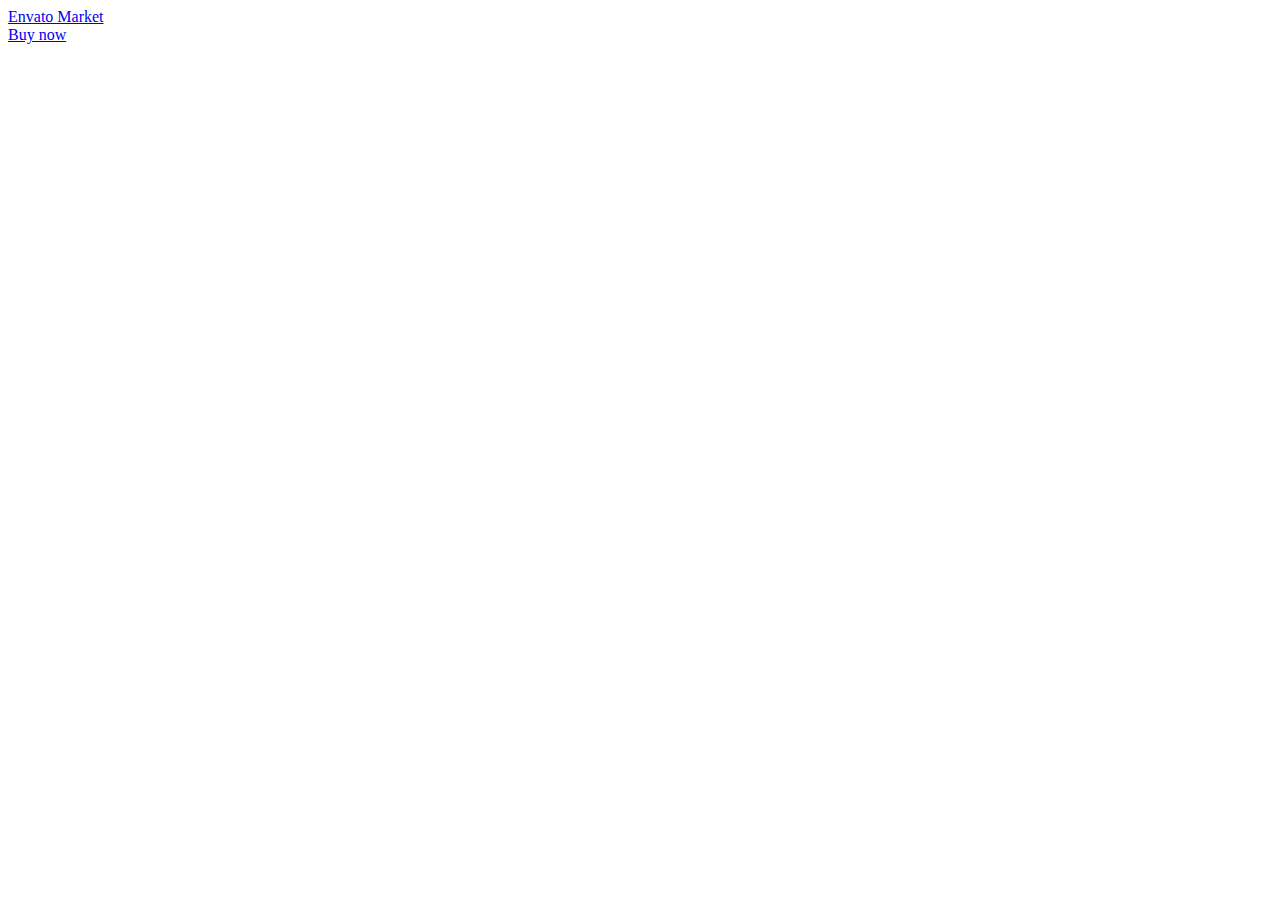
<file: index.html>
<html xmlns="http://www.w3.org/1999/xhtml" lang="en">

<head>
	<meta http-equiv="Content-Type" content="text/html; charset=utf-8" />
	<meta name="description" content="HTTrack is an easy-to-use website mirror utility. It allows you to download a World Wide website from the Internet to a local directory,building recursively all structures, getting html, images, and other files from the server to your computer. Links are rebuiltrelatively so that you can freely browse to the local site (works with any browser). You can mirror several sites together so that you can jump from one toanother. You can, also, update an existing mirror site, or resume an interrupted download. The robot is fully configurable, with an integrated help" />
	<meta name="keywords" content="httrack, HTTRACK, HTTrack, winhttrack, WINHTTRACK, WinHTTrack, offline browser, web mirror utility, aspirateur web, surf offline, web capture, www mirror utility, browse offline, local  site builder, website mirroring, aspirateur www, internet grabber, capture de site web, internet tool, hors connexion, unix, dos, windows 95, windows 98, solaris, ibm580, AIX 4.0, HTS, HTGet, web aspirator, web aspirateur, libre, GPL, GNU, free software" />
	<title>Local index - HTTrack Website Copier</title>
  <!-- Mirror and index made by HTTrack Website Copier/3.49-2 [XR&CO'2014] -->
	<style type="text/css">
	<!--

body {
	margin: 0;  padding: 0;  margin-bottom: 15px;  margin-top: 8px;
	background: #77b;
}
body, td {
	font: 14px "Trebuchet MS", Verdana, Arial, Helvetica, sans-serif;
	}

#subTitle {
	background: #000;  color: #fff;  padding: 4px;  font-weight: bold; 
	}

#siteNavigation a, #siteNavigation .current {
	font-weight: bold;  color: #448;
	}
#siteNavigation a:link    { text-decoration: none; }
#siteNavigation a:visited { text-decoration: none; }

#siteNavigation .current { background-color: #ccd; }

#siteNavigation a:hover   { text-decoration: none;  background-color: #fff;  color: #000; }
#siteNavigation a:active  { text-decoration: none;  background-color: #ccc; }


a:link    { text-decoration: underline;  color: #00f; }
a:visited { text-decoration: underline;  color: #000; }
a:hover   { text-decoration: underline;  color: #c00; }
a:active  { text-decoration: underline; }

#pageContent {
	clear: both;
	border-bottom: 6px solid #000;
	padding: 10px;  padding-top: 20px;
	line-height: 1.65em;
	background-image: url(backblue.gif);
	background-repeat: no-repeat;
	background-position: top right;
	}

#pageContent, #siteNavigation {
	background-color: #ccd;
	}


.imgLeft  { float: left;   margin-right: 10px;  margin-bottom: 10px; }
.imgRight { float: right;  margin-left: 10px;   margin-bottom: 10px; }

hr { height: 1px;  color: #000;  background-color: #000;  margin-bottom: 15px; }

h1 { margin: 0;  font-weight: bold;  font-size: 2em; }
h2 { margin: 0;  font-weight: bold;  font-size: 1.6em; }
h3 { margin: 0;  font-weight: bold;  font-size: 1.3em; }
h4 { margin: 0;  font-weight: bold;  font-size: 1.18em; }

.blak { background-color: #000; }
.hide { display: none; }
.tableWidth { min-width: 400px; }

.tblRegular       { border-collapse: collapse; }
.tblRegular td    { padding: 6px;  background-image: url(fade.gif);  border: 2px solid #99c; }
.tblHeaderColor, .tblHeaderColor td { background: #99c; }
.tblNoBorder td   { border: 0; }


// -->
</style>

</head>

<table width="76%" border="0" align="center" cellspacing="0" cellpadding="3" class="tableWidth">
	<tr>
	<td id="subTitle">HTTrack Website Copier - Open Source offline browser</td>
	</tr>
</table>
<table width="76%" border="0" align="center" cellspacing="0" cellpadding="0" class="tableWidth">
<tr class="blak">
<td>
	<table width="100%" border="0" align="center" cellspacing="1" cellpadding="0">
	<tr>
	<td colspan="6"> 
		<table width="100%" border="0" align="center" cellspacing="0" cellpadding="10">
		<tr> 
		<td id="pageContent"> 
<!-- ==================== End prologue ==================== -->

	<meta name="generator" content="HTTrack Website Copier/3.x">
	<TITLE>Local index - HTTrack</TITLE>
</HEAD>
<BODY>
<H1 ALIGN=Center>Index of locally available sites:</H1>
	<TABLE BORDER="0" WIDTH="100%" CELLSPACING="1" CELLPADDING="0">
		<TR>
			<TD BACKGROUND="fade.gif">
				&middot;
					<A HREF="preview.themeforest.net/item/olila-creative-portfolio-html-template/full_screen_preview/51017176ce99.html">
						Olila - Creative Portfolio HTML Template Preview - ThemeForest
					</A>		
			</TD>
		</TR>
	</TABLE>
	<BR>
	<BR>
	<BR>
  	<H6 ALIGN="RIGHT">
	<I>Mirror and index made by HTTrack Website Copier [XR&amp;CO'2008]</I>
	</H6>
	<!-- Mirror and index made by HTTrack Website Copier/3.49-2 [XR&CO'2014] -->
	<!-- Thanks for using HTTrack Website Copier! -->
	<meta HTTP-EQUIV="Refresh" CONTENT="0; URL=preview.themeforest.net/item/olila-creative-portfolio-html-template/full_screen_preview/51017176ce99.html">


<!-- ==================== Start epilogue ==================== -->
		</td>
		</tr>
		</table>
	</td>
	</tr>
	</table>
</td>
</tr>
</table>

<table width="76%" border="0" align="center" valign="bottom" cellspacing="0" cellpadding="0">
	<tr>
	<td id="footer"><small>&copy; 2008 Xavier Roche & other contributors - Web Design: Leto Kauler.</small></td>
	</tr>
</table>

</body>

</html>
</file>
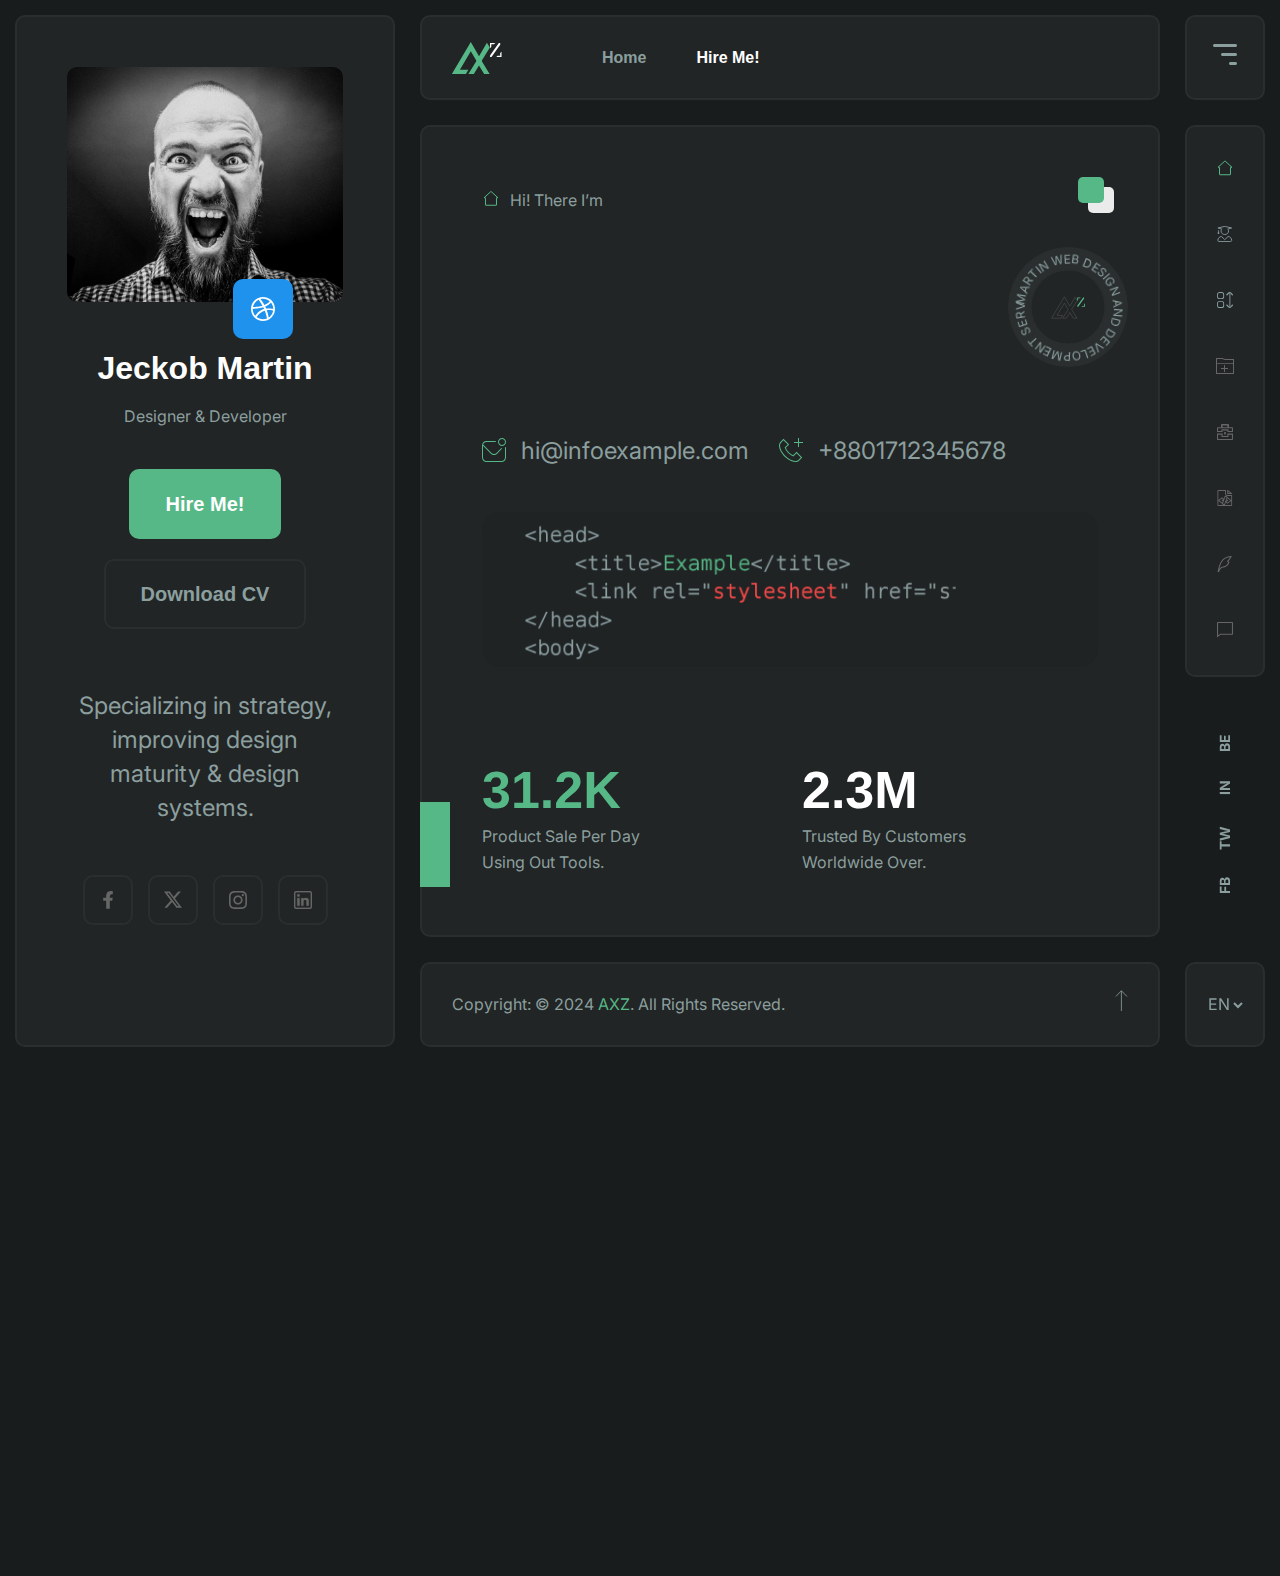
<file: yassmin/index.html>
<html xmlns="http://www.w3.org/1999/xhtml" lang="en">

<head>
	<meta http-equiv="Content-Type" content="text/html; charset=utf-8" />
	<meta name="description" content="HTTrack is an easy-to-use website mirror utility. It allows you to download a World Wide website from the Internet to a local directory,building recursively all structures, getting html, images, and other files from the server to your computer. Links are rebuiltrelatively so that you can freely browse to the local site (works with any browser). You can mirror several sites together so that you can jump from one toanother. You can, also, update an existing mirror site, or resume an interrupted download. The robot is fully configurable, with an integrated help" />
	<meta name="keywords" content="httrack, HTTRACK, HTTrack, winhttrack, WINHTTRACK, WinHTTrack, offline browser, web mirror utility, aspirateur web, surf offline, web capture, www mirror utility, browse offline, local  site builder, website mirroring, aspirateur www, internet grabber, capture de site web, internet tool, hors connexion, unix, dos, windows 95, windows 98, solaris, ibm580, AIX 4.0, HTS, HTGet, web aspirator, web aspirateur, libre, GPL, GNU, free software" />
	<title>Local index - HTTrack Website Copier</title>
  <!-- Mirror and index made by HTTrack Website Copier/3.49-2 [XR&CO'2014] -->
	<style type="text/css">
	<!--

body {
	margin: 0;  padding: 0;  margin-bottom: 15px;  margin-top: 8px;
	background: #77b;
}
body, td {
	font: 14px "Trebuchet MS", Verdana, Arial, Helvetica, sans-serif;
	}

#subTitle {
	background: #000;  color: #fff;  padding: 4px;  font-weight: bold; 
	}

#siteNavigation a, #siteNavigation .current {
	font-weight: bold;  color: #448;
	}
#siteNavigation a:link    { text-decoration: none; }
#siteNavigation a:visited { text-decoration: none; }

#siteNavigation .current { background-color: #ccd; }

#siteNavigation a:hover   { text-decoration: none;  background-color: #fff;  color: #000; }
#siteNavigation a:active  { text-decoration: none;  background-color: #ccc; }


a:link    { text-decoration: underline;  color: #00f; }
a:visited { text-decoration: underline;  color: #000; }
a:hover   { text-decoration: underline;  color: #c00; }
a:active  { text-decoration: underline; }

#pageContent {
	clear: both;
	border-bottom: 6px solid #000;
	padding: 10px;  padding-top: 20px;
	line-height: 1.65em;
	background-image: url(backblue.gif);
	background-repeat: no-repeat;
	background-position: top right;
	}

#pageContent, #siteNavigation {
	background-color: #ccd;
	}


.imgLeft  { float: left;   margin-right: 10px;  margin-bottom: 10px; }
.imgRight { float: right;  margin-left: 10px;   margin-bottom: 10px; }

hr { height: 1px;  color: #000;  background-color: #000;  margin-bottom: 15px; }

h1 { margin: 0;  font-weight: bold;  font-size: 2em; }
h2 { margin: 0;  font-weight: bold;  font-size: 1.6em; }
h3 { margin: 0;  font-weight: bold;  font-size: 1.3em; }
h4 { margin: 0;  font-weight: bold;  font-size: 1.18em; }

.blak { background-color: #000; }
.hide { display: none; }
.tableWidth { min-width: 400px; }

.tblRegular       { border-collapse: collapse; }
.tblRegular td    { padding: 6px;  background-image: url(fade.gif);  border: 2px solid #99c; }
.tblHeaderColor, .tblHeaderColor td { background: #99c; }
.tblNoBorder td   { border: 0; }


// -->
</style>

</head>

<table width="76%" border="0" align="center" cellspacing="0" cellpadding="3" class="tableWidth">
	<tr>
	<td id="subTitle">HTTrack Website Copier - Open Source offline browser</td>
	</tr>
</table>
<table width="76%" border="0" align="center" cellspacing="0" cellpadding="0" class="tableWidth">
<tr class="blak">
<td>
	<table width="100%" border="0" align="center" cellspacing="1" cellpadding="0">
	<tr>
	<td colspan="6"> 
		<table width="100%" border="0" align="center" cellspacing="0" cellpadding="10">
		<tr> 
		<td id="pageContent"> 
<!-- ==================== End prologue ==================== -->

	<meta name="generator" content="HTTrack Website Copier/3.x">
	<TITLE>Local index - HTTrack</TITLE>
</HEAD>
<BODY>
<H1 ALIGN=Center>Index of locally available sites:</H1>
	<TABLE BORDER="0" WIDTH="100%" CELLSPACING="1" CELLPADDING="0">
		<TR>
			<TD BACKGROUND="fade.gif">
				&middot;
					<A HREF="creativemela.com/themeforest_html/axz_personal_portfolio_html_template/axz-portfolio-dark/index.html">
						AXZ - Template for Seamless Personal Portfolio HTML5 Template
					</A>		
			</TD>
		</TR>
	</TABLE>
	<BR>
	<BR>
	<BR>
  	<H6 ALIGN="RIGHT">
	<I>Mirror and index made by HTTrack Website Copier [XR&amp;CO'2008]</I>
	</H6>
	<!-- Mirror and index made by HTTrack Website Copier/3.49-2 [XR&CO'2014] -->
	<!-- Thanks for using HTTrack Website Copier! -->
	<meta HTTP-EQUIV="Refresh" CONTENT="0; URL=creativemela.com/themeforest_html/axz_personal_portfolio_html_template/axz-portfolio-dark/index.html">


<!-- ==================== Start epilogue ==================== -->
		</td>
		</tr>
		</table>
	</td>
	</tr>
	</table>
</td>
</tr>
</table>

<table width="76%" border="0" align="center" valign="bottom" cellspacing="0" cellpadding="0">
	<tr>
	<td id="footer"><small>&copy; 2008 Xavier Roche & other contributors - Web Design: Leto Kauler.</small></td>
	</tr>
</table>

</body>

</html>
</file>
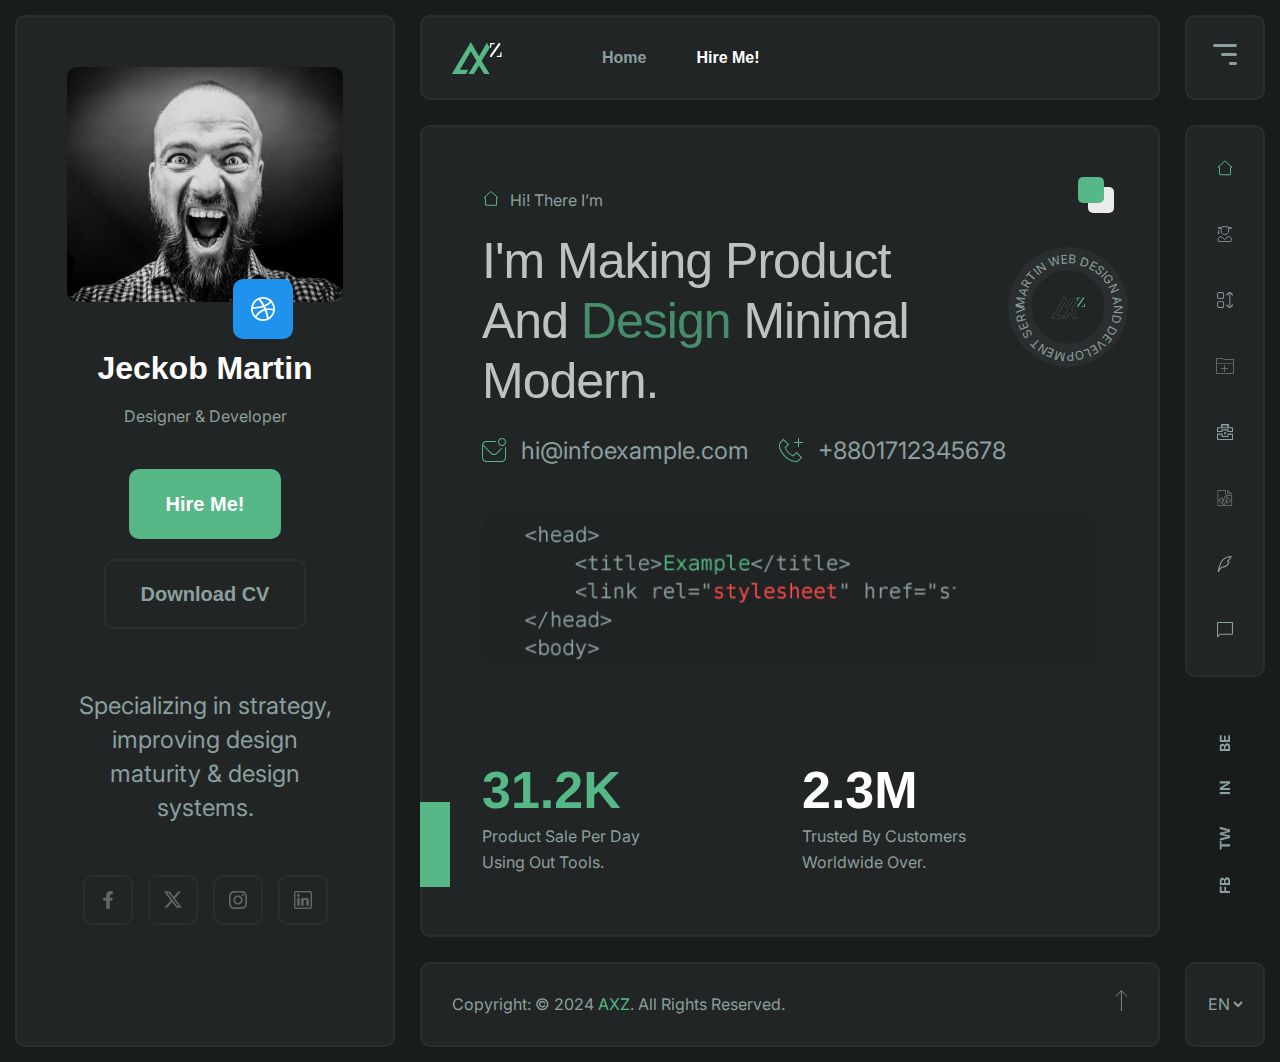
<file: yassmin/creativemela.com/themeforest_html/axz_personal_portfolio_html_template/axz-portfolio-dark/index.html>
<!DOCTYPE html>
<html lang="en" data-theme="dark" dir="ltr">

<!-- Mirrored from creativemela.com/themeforest_html/axz_personal_portfolio_html_template/axz-portfolio-dark/index.html by HTTrack Website Copier/3.x [XR&CO'2014], Thu, 21 Mar 2024 11:27:51 GMT -->
<head>
    <meta charset="UTF-8">
    <meta name="viewport" content="width=device-width, initial-scale=1.0">
    <meta name="description" content="AXZ - Template for Seamless Personal Portfolio HTML5 Template">
    <meta name="keywords" content="CV, Personal, Writer, Designer, Developer">
    <meta name="robots" content="index, follow">
    <meta name="author" content="Creativemela">
    <title> AXZ - Template for Seamless Personal Portfolio HTML5 Template </title>
    <!-- favicon -->
    <link rel="icon" type="image/png" href="assets/img/logo/favicon.png">
    <!-- animate css -->
    <link rel="stylesheet" href="assets/css/animate.min.css">
    <!-- swiper slider css -->
    <link rel="stylesheet" href="assets/css/swiper__bundle.css">
    <!-- normalize css -->
    <link rel="stylesheet" href="assets/css/normalize.css">
    <!-- style css -->
    <link rel="stylesheet" href="assets/css/style.css">
</head>
    <body data-barba="wrapper">
        <div class="cm-content" >

            <div class="container">
                <!-- mobile menu -->
                <div class="cm-mobile-menu">
                    <div class="cm-header-menu mode">
                        <div class="menu-left">
                            <div class="logo-area">
                                
                                <a href="index.html"><img class="dark" src="assets/img/logo/dark-logo.svg" alt="axz"></a>
                            </div>
                            <div class="header-menu">
                                <ul class="list-unstyled">
                                    <li><a href="index.html">Home</a></li>
                                    <li><a href="contact.html" class="hire">Hire Me!</a></li>
                                </ul>
                            </div>
                        </div>
                        <div class="cm-functionality cm-right">
                             
                            <div class="offcanvase">
                                <img src="assets/img/icons/bars.svg" alt="menu-bar" class="svg">
                            </div>
                        </div>
                    </div>
                </div>
                <!-- mobile menu end -->

                <!-- author -->
                <div class="cm-author-view mode sticky-top">
                    <div class="cm-author-content ">
                        <div class="cm-author-image m-img">
                            <img src="assets/img/author/author.jpg" alt="">
                            <a href="#" class="author-dribble-link">
                                <img src="assets/img/icons/dribble.svg" alt="">
                            </a>
                        </div>
                        <div class="cm-author-info">
                            <h3 class="cm-author-name">Jeckob Martin</h3>
                            <span class="cm-author-designation">Designer & Developer</span>
                        </div>
                        <div class="cm-author-hiring">
                            <a href="contact.html" class="cm-btn primary">Hire Me!</a>
                            <a href="#" class="cm-btn">Download CV</a>
                        </div>
                        <div class="cm-author-description">
                            <p>Specializing in strategy, improving design maturity & design systems.</p>
                        </div>
                        <div class="cm-author-social-links">
                            <a href="#" class="social-links">
                            <img src="assets/img/icons/facebook.svg" alt="facebook" height="18" width="18" class="svg">
                            </a>
                            <a href="#" class="social-links">
                                <img src="assets/img/icons/twitter-x.svg" alt="twitter-x" height="18" width="18" class="svg">
                            </a>
                            <a href="#" class="social-links">
                                <img src="assets/img/icons/instagram.svg" alt="instagram" height="18" width="18" class="svg">
                            </a>
                            <a href="#" class="social-links">
                                <img src="assets/img/icons/linkedin.svg" alt="linkedin" height="18" width="18" class="svg">
                            </a>
                        </div>
                    </div>
                </div>
                <!-- author end -->

                <!-- main content -->
                <div class="cm-axz-content">
                    <!-- header area -->
                    <div class="cm-header sticky-top">
                        <div class="cm-header-menu mode">
                            <div class="menu-left">
                                <div class="logo-area">
                                    
                                    <a href="index.html"><img class="dark" src="assets/img/logo/dark-logo.svg" alt="axz"></a>
                                </div>
                                <div class="header-menu">
                                    <ul class="list-unstyled">
                                        <li><a href="index.html">Home</a></li>
                                        <li><a href="contact.html" class="hire">Hire Me!</a></li>
                                    </ul>
                                </div>
                            </div>
                             
                        </div>
                    </div>
                    <!-- header area end -->

                    <!-- main content section -->
                    <div class="cm-content-area" data-barba="container" data-barba-namespace="index">
                        <div class="cm-content-box mode">
                            <div class="cm-content-item index">
                                <div class="top-right-bg"></div>
                                <div class="cm-content-circle">
                                    <svg class="circle" viewBox="0 0 100 100" width="120" height="120">
                                        <defs>
                                            <path id="circle" d="M 50, 50 m -37, 0 a 37,37 0 1,1 74,0 a 37,37 0 1,1 -74,0">
                                            </path>
                                        </defs>
                                        <text>
                                            <textPath xlink:href="#circle">Martin Web Design and Development Service Company
                                            </textPath>
                                        </text>
                                    </svg>
                                    <div class="circle-logo">
                                        <img src="assets/img/logo/circle-logo.svg" alt="">
                                    </div>
                                </div>
                                <div class="cm-content-sub">
                                    <div class="icon">
                                        <img class="svg" src="assets/img/icons/home.svg" alt="">
                                    </div>
                                    <p>Hi! There I’m</p>
                                </div>
                                <h1 class="main-title">
                                    I'm making product
                                    and <span>design</span> minimal modern.
                                </h1>
                                <div class="cm-contact-zone">
                                    <a href="mailto:hi@infoexample.com">
                                        <span><img src="assets/img/icons/email.svg" alt="email" height="24" width="24"></span>
                                        hi@infoexample.com
                                    </a>
                                    <a href="callto:+8801712345678">
                                        <span><img src="assets/img/icons/phone.svg" alt="email" height="24" width="24"></span>
                                        +8801712345678
                                    </a>
                                </div>
                                <div class="cm-content-img">
                                    <img src="assets/img/content/code-dark.png" alt="code image" class="dark-image">
                                </div>
                                <div class="cm-counter">
                                    <div class="cm-counter-single">
                                        <span class="count-item theme">31.2K</span>
                                        <p>Product Sale Per Day Using Out Tools.</p>
                                    </div>
                                    <div class="cm-counter-single">
                                        <span class="count-item">2.3M</span>
                                        <p>Trusted By Customers Worldwide Over.</p>
                                    </div>
                                </div>
                            </div>
                        </div>
                    </div>
                    <!-- main content section end -->

                    <!-- footer area -->
                    <div class="cm-footer">
                        <div class="cm-footer-content mode">
                            <p>Copyright: © 2024 <a href="index.html">AXZ</a>. All Rights Reserved.</p>
                            <a href="#top"><img src="assets/img/icons/arrow-top.svg" alt="arrow-top" width="13" height="25" class="svg">
                            </a>
                        </div>
                    </div>
                    <!-- footer area end -->
                </div>
                <!-- main content end -->

                <!-- site navigation -->
                <div class="cm-navigation">
                    <div class="cm-header-menu-bar sticky-top mode">
                        <div class="icon offcanvase">
                        <img src="assets/img/icons/bars.svg" alt="menu" class="svg">
                        </div>
                    </div>
                    <!-- tab item -->
                    <div class="cm-tab-item ">
                        <div class="tab-item-wrapper">
                            <div class="tab-action-item mode">
                                <ul>
                                    <li><a data-title="Home" class="link active" href="index.html"><img src="assets/img/icons/home.svg" width="18" height="16" alt="home" class="svg"></a></li>
                                    <li><a data-title="About" class="link" href="about.html"><img src="assets/img/icons/about.svg" width="18" height="16" alt="about" class="svg"></a></li>
                                    <li><a data-title="Service" class="link" href="service.html"><img src="assets/img/icons/service.svg" width="18" height="16" alt="service" class="svg"></a></li>
                                    <li><a data-title="Portfolio" class="link" href="portfolio.html"><img src="assets/img/icons/portfolio.svg" width="18" height="16" alt="portfolio" class="svg"></a></li>
                                    <li><a data-title="Education" class="link" href="education.html"><img src="assets/img/icons/education.svg" width="18" height="16" alt="education" class="svg"></a></li>
                                    <li><a data-title="Pricing" class="link" href="pricing.html"><img src="assets/img/icons/pricing.svg" width="18" height="16" alt="pricing" class="svg"></a></li>
                                    <li><a data-title="Blog" class="link" href="blog.html"><img src="assets/img/icons/blog.svg" width="18" height="16" alt="blog" class="svg"></a></li>
                                    <li><a data-title="Contact" class="link" href="contact.html"><img src="assets/img/icons/contact.svg" width="18" height="16" alt="contact" class="svg"></a></li>
                                </ul>
                            </div>
                            <div class="cm-social-link-text">
                                <ul>
                                    <li><a href="#">fb</a></li>
                                    <li><a href="#">tw</a></li>
                                    <li><a href="#">in</a></li>
                                    <li><a href="#">be</a></li>
                                </ul>
                            </div>
                        </div>
                    </div>
                    <!-- language switcher -->
                    <div class="cm-language-switcher mode">
                        <div class="language-switcher">
                            <select name="lang" id="language">
                                <option value="ar">En</option>
                                <option value="ar">Ar</option>
                            </select>
                        </div>
                    </div>
                </div>
                <!-- site navigation end -->
            </div>
        </div>

        <!-- offcanvase menu -->
        <div class="cm-offcanvase">
            <div class="cm-menu-overlay"></div>
            <div class="cm-menu-inner">
                <div class="cm-close-icon"><img src="assets/img/icons/x-lg.svg" alt=""></div>
                <div class="cm-offcanvase__logo logo-area">
                     
                    <a href="index.html"><img class="dark" src="assets/img/logo/dark-logo.svg" alt=""></a>
                </div>
                <div class="cm-sidemenu">
                    <div class="cm-menu">
                        <ul>
                            <li><a class="link" href="index.html"><img class="svg" src="assets/img/icons/home.svg" alt=""> Home</a></li>
                            <li><a class="link" href="about.html"><img class="svg" src="assets/img/icons/about.svg" alt=""> About</a></li>
                            <li><a class="link" href="service.html"><img class="svg" src="assets/img/icons/service.svg" alt=""> Service</a></li>
                            <li><a class="link" href="portfolio.html"><img class="svg" src="assets/img/icons/portfolio.svg" alt=""> portfolio</a></li>
                            <li><a class="link" href="pricing.html"><img class="svg" src="assets/img/icons/pricing.svg" alt=""> pricing</a></li>
                            <li><a class="link" href="education.html"><img class="svg" src="assets/img/icons/education.svg" alt=""> education</a></li>
                            <li><a class="link" href="blog.html"><img class="svg" src="assets/img/icons/blog.svg" alt=""> blog</a></li>
                            <li><a class="link" href="contact.html"><img class="svg" src="assets/img/icons/contact.svg" alt=""> contact</a></li>
                        </ul>
                    </div>
                </div>
                <div class="cm-sidecontact">
                    <h6>Contact Me</h6>
                    <a href="#">+8801712345678</a>
                    <a href="#">axz@axz.com</a>
                </div>
            </div>
        </div>
        <!-- offcanvase menu end -->

        <!-- animation -->
        <div class="animation">
            <div class="animation__screen"></div>
        </div>
        <!-- animation end -->

        <!-- jquery -->
        <script src="assets/js/Jquery-3.7.1.js"></script>
        <!-- barba - jquery included -->
        <script src="assets/js/barba.core.js"></script>
        <!-- ajax contact form js -->
        <script src="assets/js/ajax-contact.js"></script>
        <!-- appear - jquery included -->
        <script src="assets/js/appear.min.js"></script>
        <!-- imageloaded pkgd - jquery included -->
        <script src="assets/js/imagesloaded.pkgd.min.js"></script>
        <!-- swiper - jquery included -->
        <script src="assets/js/swiper-bundle-min.js"></script>
        <!-- svginject - jquery included -->
        <script src="assets/js/svginject.min.js"></script>
        <!-- gsap animation -->
        <script src="assets/js/gsap/gsap-3.12.3.js"></script>
        <!-- main js -->
        <script src="assets/js/main.js"></script>
    </body>

<!-- Mirrored from creativemela.com/themeforest_html/axz_personal_portfolio_html_template/axz-portfolio-dark/index.html by HTTrack Website Copier/3.x [XR&CO'2014], Thu, 21 Mar 2024 11:28:04 GMT -->
</html>
</file>
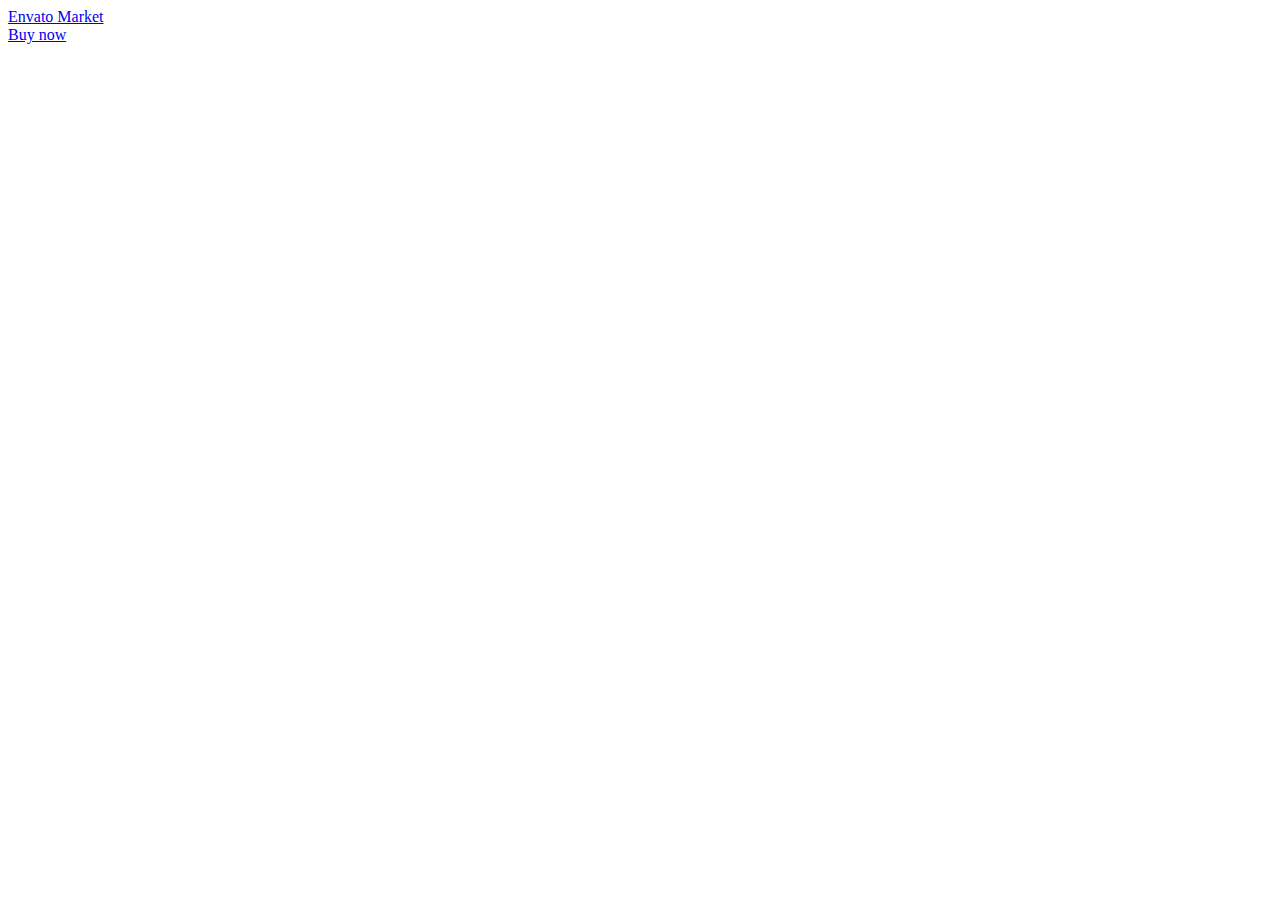
<file: preview.themeforest.net/item/olila-creative-portfolio-html-template/full_screen_preview/51017176ce99.html>
<!doctype html>
<html lang="en" class="no-js">
  
<!-- Mirrored from preview.themeforest.net/item/olila-creative-portfolio-html-template/full_screen_preview/51017176?_ga=2.248369095.1706123965.1711017694-139426300.1708698696 by HTTrack Website Copier/3.x [XR&CO'2014], Thu, 21 Mar 2024 11:32:47 GMT -->
<!-- Added by HTTrack --><meta http-equiv="content-type" content="text/html;charset=utf-8" /><!-- /Added by HTTrack -->
<head>
    <meta charset="utf-8">
    <link rel="dns-prefetch" href="http://s3.envato.com/" />
<link rel="preload" href="../../../../public-assets.envato-static.com/assets/generated_sprites/logos-20f56d7ae7a08da2c6698db678490c591ce302aedb1fcd05d3ad1e1484d3caf9.png" as="image" />
<link rel="preload" href="../../../../public-assets.envato-static.com/assets/generated_sprites/common-5af54247f3a645893af51456ee4c483f6530608e9c15ca4a8ac5a6e994d9a340.png" as="image" />

    <meta http-equiv="X-UA-Compatible" content="chrome=1">
    <title>Olila - Creative Portfolio HTML Template Preview - ThemeForest</title>
    <meta name="description" content="&amp;lt;h2&amp;gt;Overview:&amp;lt;/h2&amp;gt;
&amp;lt;p&amp;gt;Olila &amp;amp;ndash; a meticulously crafted Creative Portfo...">
    <meta name="robots" content="noindex, nofollow" />
    <meta name="viewport" content="width=device-width, minimum-scale=1, maximum-scale=1" />
    <meta name="turbo-visit-control" content="reload">

    <link rel="stylesheet" media="all" href="https://public-assets.envato-static.com/assets/market/core/index-68be077d5fd32ca1dda2995fcb764cc5dc30c8717e7ea92e7fc87fcd67f10caa.css" />
    <link rel="stylesheet" media="all" href="https://public-assets.envato-static.com/assets/market/pages/preview/index-c20c294967c4ed0be90d33e130e591a57859fccaebd0a19bf00bf499d001afc3.css" />

      <link rel="apple-touch-icon-precomposed" type="image/x-icon" href="https://public-assets.envato-static.com/icons/themeforest.net/apple-touch-icon-72x72-precomposed.png" sizes="72x72" />
  <link rel="apple-touch-icon-precomposed" type="image/x-icon" href="https://public-assets.envato-static.com/icons/themeforest.net/apple-touch-icon-114x114-precomposed.png" sizes="114x114" />
  <link rel="apple-touch-icon-precomposed" type="image/x-icon" href="https://public-assets.envato-static.com/icons/themeforest.net/apple-touch-icon-144x144-precomposed.png" sizes="144x144" />
<link rel="apple-touch-icon-precomposed" type="image/x-icon" href="https://public-assets.envato-static.com/icons/themeforest.net/apple-touch-icon-precomposed.png" />

    <script src="https://public-assets.envato-static.com/assets/market/pages/full_screen_preview/index-28455ca562564b567ea037458f244228964ac43940650c891c63c280e6b97fa6.js" nonce="Tq6+93cSlFuql7NgxKphuQ=="></script>

    <script nonce="Tq6+93cSlFuql7NgxKphuQ==">
//<![CDATA[
      //function to fix height of iframe!
      var calcHeight = function() {
        var headerDimensions = $('.preview__header').height();
        $('.full-screen-preview__frame').height($(window).height() - headerDimensions);
      }

      $(document).ready(function() {
        calcHeight();
      });

      $(window).resize(function() {
        calcHeight();
      }).load(function() {
        calcHeight();
      });

//]]>
</script>
    
  </head>
  <body class="full-screen-preview">
    <div class="preview__header" data-view="ctaHeader" data-item-id="51017176">
  <div class="preview__envato-logo">
    <a class="header-envato_market" href="https://themeforest.net/item/olila-creative-portfolio-html-template/51017176">Envato Market</a>
  </div>

  <div id="js-preview__actions" class="preview__actions">
  <div class="preview__action--buy">
    <a class="header-buy-now e-btn--3d -color-primary" href="https://themeforest.net/checkout/from_item/51017176?license=regular&amp;support=bundle_6month">Buy now</a>
  </div>
</div>
</div>
<iframe class="full-screen-preview__frame" src="https://softivuspro.com/olila/" name="preview-frame" frameborder="0" noresize="noresize" data-view="fullScreenPreview" allow="geolocation 'self'; autoplay 'self'">
</iframe>


    <script nonce="Tq6+93cSlFuql7NgxKphuQ==">
//<![CDATA[
      $(function(){viewloader.execute(Views);});

//]]>
</script>
    
<div id="affiliate-tracker" class="is-hidden" data-view="affiliatesTracker" data-cookiebot-enabled="true"></div>

      <script src="https://consent.cookiebot.com/uc.js" data-cbid="4a6af4ea-f614-41d8-b0a9-8bb6d7fe4799" async="async" id="Cookiebot" nonce="Tq6+93cSlFuql7NgxKphuQ=="></script>


  <script src="https://public-assets.envato-static.com/assets/market/core/standard_measurements-3bc54d0cbac28acaf9e49915490168f52bb9b8bea5d35f6edabb67a686a83af4.js" nonce="Tq6+93cSlFuql7NgxKphuQ=="></script>

<script nonce="Tq6+93cSlFuql7NgxKphuQ==">
//<![CDATA[
  var ACCOUNTS = ["m"];
  window.ga=window.ga||function(){(ga.q=ga.q||[]).push(arguments)};ga.l=+new Date;

    var consentCookie = getCookie('CookieConsent');

    if (consentCookie) {
      var hasConsent = Market.Helpers.CookieConsent.given('statistics');

      if (hasConsent) {
        setupGoogleAnalytics();
        loadGoogleAnalytics();
        loadClickTracker();
        loadLinkingForAllAccounts();
      }
    } else {
      setupGoogleAnalytics();
      loadGoogleAnalytics();
      loadClickTracker();
      loadLinkingForAllAccounts();
    }

    window.addEventListener('CookiebotOnAccept', handleCookiebotAcceptDeclineEvent, false);
    window.addEventListener('CookiebotOnDecline', handleCookiebotAcceptDeclineEvent, false);
  removeOldExperimentCookies();
  trimGacUaCookies();
  trimGaSessionCookies();

  function removeOldExperimentCookies() {
    let cookies = document.cookie.split('; ');
    for (let i in cookies) {
      let [cookieName, cookieVal] = cookies[i].split('=', 2);
      if (cookieName.startsWith('market_experiment_')) {
        $.removeCookie(cookieName, { path: '/', domain: '.' + window.location.host });
      }
    }
  }

  function trimGacUaCookies() {
    // Trim the list of gac cookies and only leave the most recent ones. This
    // prevents rejecting the request later on when the cookie size grows larger
    // than nginx buffers.
    let maxCookies = 15;
    var gacCookies = [];

    let cookies = document.cookie.split('; ');
    for (let i in cookies) {
      let [cookieName, cookieVal] = cookies[i].split('=', 2);
      if (cookieName.startsWith('_gac_UA')) {
        gacCookies.push([cookieName, cookieVal]);
      }
    }

    if (gacCookies.length <= maxCookies)
      return;

    gacCookies.sort((a, b) => { return (a[1] > b[1] ? -1 : 1); });

    for (let i in gacCookies) {
      if (i < maxCookies) continue;
      $.removeCookie(gacCookies[i][0], { path: '/', domain: '.' + window.location.host });
    }
  }

  function trimGaSessionCookies() {
    // Trim the list of ga session cookies and only leave the most recent ones. This
    // prevents rejecting the request later on when the cookie size grows larger
    // than nginx buffers.
    let maxCookies = 15;
    var gaCookies = [];

    let cookies = document.cookie.split('; ');
    for (let i in cookies) {
      let [cookieName, cookieVal] = cookies[i].split('=', 2);
      if (cookieName.startsWith('_ga_')) {
        gaCookies.push([cookieName, cookieVal]);
      }
    }

    if (gaCookies.length <= maxCookies)
      return;

    gaCookies.sort((a, b) => { return (a[1] > b[1] ? -1 : 1); });

    for (let i in gaCookies) {
      if (i < maxCookies) continue;
      $.removeCookie(gaCookies[i][0], { path: '/', domain: '.' + window.location.host });
    }
  }

  function handleCookiebotAcceptDeclineEvent() {
    if (Cookiebot.consent.statistics) {
      if (!(window.ga && ga.create)) {
        setupGoogleAnalytics();
        loadGoogleAnalytics();
        loadClickTracker();
        loadLinkingForAllAccounts();
      }
    } else {
      unloadGoogleAnalytics()
    }

    if (!consentToExperimentsEnrollmentGiven()) {
      unenrollFromExperiments();
    }
  }

  function getCookie(name) {
    var name = name + "=";
    var decodedCookie = decodeURIComponent(document.cookie);
    var cookieContent = decodedCookie.split(';');

    for(var i = 0; i <cookieContent.length; i++) {
      var c = cookieContent[i];

      while (c.charAt(0) == ' ') {
        c = c.substring(1);
      }

      if (c.indexOf(name) == 0) {
        return c.substring(name.length, c.length);
      }
    }

    return false;
  }

  function delete_cookie_by_name(name) {
    document.cookie = name + "=; expires=Thu, 01 Jan 1970 00:00:00 UTC; path=/;";
  }

  function unloadGoogleAnalytics() {
    var payload = {"name":"m","allowLinker":true};
    var accountId = "UA-11834194-7";

    // Set the GA User Opt-out flag
    window['ga-disable-'+accountId] = true;

    // Do not explicitly make any further calls to ga()
    ga(payload.name+".remove");

    // Delete any existing GA cookies (_ga, _gat & _gaid) and GA Client ID from localStorage
    delete_cookie_by_name('_ga');
    delete_cookie_by_name('_gat');
    delete_cookie_by_name('_gid');

    // Delete LocalStorage Entries
    if (Market.Helpers.GaLsUtils.localStorageAvailable()) {
      var clientId = Market.Helpers.GaLsUtils.getClientId();

      if (!clientId) {
        return;
      }

      Market.Helpers.GaLsUtils.removeClientId();
    }

    // Do not transmit the Client ID to other sites upon navigation (i.e. autoLink)
  }

  function domLoaded() {
    return new Promise(resolve => {
      if (
        document.readyState === 'interactive' ||
        document.readyState === 'complete'
      ) {
        resolve()
      } else {
        document.addEventListener(
          'DOMContentLoaded',
          () => {
            resolve()
          },
          {
            capture: true,
            once: true,
            passive: true
          }
        )
      }
    })
  }

  function consentToExperimentsEnrollmentGiven () {
    return Market.Helpers.CookieConsent.given('preferences') && Market.Helpers.CookieConsent.given('statistics');
  }

  function unenrollFromExperiments() {
    var experimentCookieNames = [
      'market_experiments',
      'mk_ex',
      'meqc',
      'meqc2',
      'meqc3'
    ]

    var deletedCookies = [];

    _.each(experimentCookieNames, function(cookieName) {
      if ($.cookie(cookieName)) {
        $.removeCookie(cookieName, { path: '/', domain: '.' + window.location.host });
        deletedCookies.push(cookieName);
      }
    });
    for (var i = 0; i < ACCOUNTS.length; i++) {
      var t = ACCOUNTS[i];
      if(deletedCookies.length > 0) {
        ga(t+'.set', "exp", null);
        ga(t+'.set', "dimension21", null);
        ga(t+'.set', "dimension22", null);
      }
    }
  }

  function setExperimentEnrollments(experimentEnrolmentsDataString) {
    for (var i = 0; i < ACCOUNTS.length; i++) {
      var t = ACCOUNTS[i];
      var cookieValue = $.cookie('mk_ex');
      if (cookieValue && cookieValue.replace(/\*/g, '!') === experimentEnrolmentsDataString) {
        ga(t+'.set', "exp", experimentEnrolmentsDataString);
        ga(t+'.set', "dimension21", experimentEnrolmentsDataString);
        ga(t+'.set', "dimension22", experimentEnrolmentsDataString);
      } else {
        ga(t+'.set', "exp", null);
        ga(t+'.set', "dimension21", null);
        ga(t+'.set', "dimension22", null);
      }
    }
  }

  function loadLinkingForAllAccounts() {
    domLoaded().then(() => {
      window._envGaTrackerNames = ACCOUNTS;

      for (var i = 0; i < ACCOUNTS.length; i++) {
        var t = ACCOUNTS[i];

        ga(t+'.require', 'linker');

        ga(t+'.require', 'linkid', 'https://preview.themeforest.net/item/olila-creative-portfolio-html-template/full_screen_preview/linkid.js');
      };

      document.body.addEventListener('click', function(event) {
        decorateLink(event);
      });
      document.body.addEventListener('contextmenu', function(event) {
        // Aside from a normal click, we need to handle the variety of ways users
        // can open a link in a new tab
        // Right click to open context menu
        decorateLink(event);
      });
      document.body.addEventListener('mousedown', function(event) {
        // Aside from a normal click, we need to handle the variety of ways users
        // can open a link in a new tab
        // Middle mouse button click
        if (event.button === 1) {
          decorateLink(event);
        }
      });
    });
  }

  function decorateLink(event) {

    window._envGaTrackerNames = ACCOUNTS;

    var currentTarget = jQuery(event.target);
    var link = currentTarget.closest('a')[0];
    var ourDomains = ["audiojungle.net","themeforest.net","videohive.net","graphicriver.net","3docean.net","codecanyon.net","photodune.net","market.styleguide.envato.com","elements.envato.com","build.envatohostedservices.com","author.envato.com","tutsplus.com","sites.envato.com","account.envato.com","forums.envato.com"];
    var filteredDomains = ourDomains.filter(function(domain) {
      return domain !== document.location.hostname;
    });

    for (var i = 0; i < ACCOUNTS.length; i++) {
      var t = ACCOUNTS[i];

      if (link && link.href) {
        if (filteredDomains.includes(link.hostname) || currentSiteLinkOpensInNewWindow(link)) {
          ga(t+'.linker:decorate', link)
        }
      }
    }
  }

  function currentSiteLinkOpensInNewWindow(link) {
    return document.location.hostname === link.hostname && link.target === '_blank';
  }

  function setupGoogleAnalytics() {
    (function () {
      var accountId = "UA-11834194-7";
      window['ga-disable-'+accountId] = false;

      var options = {"name":"m","allowLinker":true};

      if (Market.Helpers.GaLsUtils.localStorageAvailable()) {
        if (Market.Helpers.GaLsUtils.clientIdNotPresent()) {
          options.clientId = Market.Helpers.GaLsUtils.retrieveClientId();
        }

        ga("create", accountId, options);
        ga(function() {
          var tracker = ga.getByName(options.name);
          Market.Helpers.GaLsUtils.storeClientId(tracker.get('clientId'));
          for (var i = 0; i < ACCOUNTS.length; i++) {
            var t = ACCOUNTS[i];
            ga(t+'.set', 'dimension18', Market.Helpers.GaLsUtils.retrieveClientId())
          }
        })
      } else {
        ga("create", accountId, options);
      }

      window._envGaTrackerNames = ACCOUNTS;

      for (var i = 0; i < ACCOUNTS.length; i++) {
        var t = ACCOUNTS[i];

        ga(t+'.require', "GTM-5VPWWP");

        ga(t+'.require', 'ec');

        ga(t+'.require', 'displayfeatures');

        ga(t+'.set', 'dimension20', 'other')

        var itemPageIdMatch = window.location.pathname.match(/^\/item\/[a-z-]+\/(?:reviews\/)?(\d+)(?:\/comments|\/support)?$/);
        if (itemPageIdMatch) {
          // Fetch item ID from path
          var itemId = itemPageIdMatch[1];
          ga(t+'.set', 'dimension23', itemId);
        }



        if (!getCookie('CookieConsent') || consentToExperimentsEnrollmentGiven()) {
          var experimentEnrolmentsDataString = ""
          setExperimentEnrollments(experimentEnrolmentsDataString);
        }

          if ('') {
            ga(t+'.send', {
              hitType: 'pageview',
              page: ''
            });
          } else if ('') {
            // append the analytics_suffix to the page path so the flash alert/error type can be tracked
            var analyticsSuffix = $.trim('').replace(/([A-Z])/g, '$1').replace(/[-_\s]+/g, '-').toLowerCase();
            var url = new URL(window.location.pathname + window.location.search, 'https://localhost/');
            url.pathname += '/' + analyticsSuffix;
            var tracking_path = url.pathname + url.search;
            ga(t+'.send', {
              hitType: 'pageview',
              page: tracking_path,
            });
          } else {
            ga(t+'.send', 'pageview');
          }
      }

      loadLinkingForAllAccounts()
    }());
  }

  function loadGoogleAnalytics() {
    (function () {

      var s=document.createElement('script');
      s.type='text/javascript';
      s.async=true;
        s.src='https://www.google-analytics.com/analytics.js';
      var x=document.getElementsByTagName('script')[0];
      x.parentNode.insertBefore(s,x);
    }());
  }

  function loadClickTracker() {
    $('body').click( function (e) {
      sendStandardEvent(e.target, { eventType: 'click' });
    });
  }

  

//]]>
</script>

  
<script nonce="Tq6+93cSlFuql7NgxKphuQ==">
//<![CDATA[

    if (typeof Cookiebot !== 'undefined' && Cookiebot.consent && Cookiebot.consent.statistics ) {
      enableGoogleAnalyticsLinkWrapper();
    } else {
      window.addEventListener('CookiebotOnAccept', function (e) {
        if (Cookiebot.consent.statistics) {
          enableGoogleAnalyticsLinkWrapper();
        }
      }, false);
    }

  function enableGoogleAnalyticsLinkWrapper() {
    // GA: universal analytics link wrapper
    (function(){
        window._envTrkrs = [["m", "UA-11834194-7"]];

        var debug = false;
        var MAX_RETRIES = 10;

        /*
           The script needs to wait until the Analytics script
           has been downloaded from Google before initializing
        */
        var waitForAnalytics = function(){
            this.count = this.count || 0;

            if (window.ga && ga.getByName) {
                e.init();
            } else {
                if (count < MAX_RETRIES) { setTimeout(waitForAnalytics, 250); }
                count++;
            }
        };

        var e = {
            _envArray: [],
            _envTrkrs: (window._envTrkrsCust && window._envTrkrsCust.length) ? window._envTrkrs.concat(window._envTrkrsCust) : window._envTrkrs,
            init: function() {
                for (var i=0; i < _envTrkrs.length; i++) {
                    var name = _envTrkrs[i][0];

                    if (!ga.getByName(name)) {
                        var accountId = _envTrkrs[i][1];

                        var options = {
                            name: name,
                            allowLinker: true,
                            cookieDomain: "auto",
                        };

                        if (Market.Helpers.GaLsUtils.localStorageAvailable()) {
                            if (Market.Helpers.GaLsUtils.clientIdNotPresent()) {
                                options.clientId = Market.Helpers.GaLsUtils.retrieveClientId();
                            }

                            ga("create", accountId, options);
                        } else {
                            ga("create", accountId, options);
                        }
                    }
                }

                document.addEventListener('DOMContentLoaded', function(){
                    e.wrapperInit();
                });

                if (debug) {console.log('Initiated');}
            },
            wrapperInit: function() {
                if (typeof window._envIsRunning != 'undefined' || window._envIsRunning == true) {
                    return
                }
                window._envIsRunning = true;

                if (document.addEventListener) {
                    document.addEventListener('click', function(event){
                        var target = event.target;
                        if (target && target.tagName === 'A') {
                            e._envLinksTracker(event);
                        }
                    });
                }
            },
            isInArray: function(e, t) {
                for (var n = 0; n < t.length; n++) {
                    var r = new RegExp(t[n], 'i');
                    if (r.test(e)) {
                        return n
                    }
                }
                return -1
            },
            _envTrackevent: function(e, t, n, r) {
                for (var i = 0; i < this._envTrkrs.length; i++) {
                    var s = this._envTrkrs[i][0].length == 0 ? '' : this._envTrkrs[i][0] + '.';
                    r.length == 0 ? ga(s + 'send', 'event', e, t, n) : ga(s + 'send', 'event', e, t, n, r)
                }
            },
            _envTrackpageview: function(e, t) {
                t = t.charAt(0) == '/' ? t : '/' + t;
                for (var n = 0; n < this._envTrkrs.length; n++) {
                    var r = this._envTrkrs[n][0].length == 0 ? '' : this._envTrkrs[n][0] + '.';
                    ga(r + 'send', 'pageview', e + t);
                }
            },
            _envLinksTracker: function(t) {
                var r = false;
                var i = {
                    outbound: {
                        run: true,
                        useEvent: true
                    },
                    download: {
                        run: true,
                        useEvent: true,
                        reg: ''
                    },
                    self: {
                        run: false,
                        useEvent: true
                    },
                    mail: {
                        run: true,
                        useEvent: true
                    },
                    ext: /\.(doc.?|xls.?|ppt.?|exe|zip|rar|gz|tar|tgz|dmg|csv|pdf|xpi|txt|mp3)$/i
                };
                var s = t.srcElement ? t.srcElement : this;
                if (t.srcElement) {
                    r = true
                }
                while (s.tagName != 'A') {
                    s = s.parentNode
                }
                if (s.href == undefined || s.href == null) {
                    return true
                }
                var o = s.href;
                if (o.length == 0) return;
                var u = s.hostname.toLowerCase();
                var a = s.pathname;
                if (a.length == 0) {
                    a = 'https://preview.themeforest.net/'
                } else if (a.substr(0, 1) != 'https://preview.themeforest.net/') {
                    a = '/' + a
                }
                var f = s.protocol;
                var l = s.search;
                var c = location.hostname;
                c = c.replace(/^www\./i, '').toLowerCase();
                u = u.replace(/^www\./i, '').toLowerCase();
                if (o.match(/^#/)) {
                    if (i.self.run) {
                        i.self.useEvent ? e._envTrackevent('self', 'click - ' + c, o, '') : e._envTrackpageview('/virtual/self', '/' + o);
                        return true
                    }
                } else if (f.match(/^mailto:/i)) {
                    if (i.mail.run) {
                        o = o.replace(/^mailto:/i, '');
                        i.mail.useEvent ? e._envTrackevent('mailto', 'click - ' + c, o, '') : e._envTrackpageview('/virtual/mailto', o);
                        return true
                    }
                } else if ((new RegExp(i.ext)).test(a)) {
                    if (i.download.run) {
                        o = o.replace(/^https?:\/\//i, '');
                        i.download.useEvent ? e._envTrackevent('download', 'click - ' + c, o, '') : e._envTrackpageview('/virtual/download', o);
                        return true
                    }
                } else if (u == undefined || u.length == 0 || f.match(/^javascript:/i)) {
                    return
                } else if ((new RegExp(c + '$', 'i')).test(u) || (new RegExp(u + '$', 'i')).test(c)) {
                    if (i.download.run && i.download.reg.length != 0) {
                        if ((new RegExp(i.download.reg, 'i')).test(a + l)) {
                            o = o.replace(/^https?:\/\//i, '');
                            i.download.useEvent ? e._envTrackevent('download', 'click - ' + c, o, '') : e._envTrackpageview('/virtual/download', o);
                            return true
                        }
                    }
                } else if (u != c) {
                    if (e.isInArray(u, e._envArray) == -1) {
                        if (i.outbound.run) {
                            i.outbound.useEvent ? e._envTrackevent('outbound', 'click - ' + c, u + a + l, '') : e._envTrackpageview('/virtual/outbound', u + a);
                            return true
                        }
                    } else if (e.isInArray(u, e._envArray) != -1) {
                        var h = s.target;
                        if (h != null && h == '_blank') {
                            if ((new RegExp(/_utma=/)).test(l)) {
                                return true
                            }
                            var p = e._envTrkrs[0][0].length == 0 ? '' : _envTrkrs[0][0] + '.';
                            return true
                        } else {
                            return false
                        }
                    }
                }
            }
        };

        waitForAnalytics();
    })()
  }

//]]>
</script>



<script nonce="Tq6+93cSlFuql7NgxKphuQ==">
//<![CDATA[
  // Set Datadog custom attributes
  (function () {
    if (typeof window.datadog_attributes != 'object')
      window.datadog_attributes = {}
    window.datadog_attributes['pageType'] = 'other'

    // Log experiment enrolment
    var experiment_data_string = "" + "!"
    window.datadog_attributes['experiments'] = experiment_data_string
  })()

//]]>
</script>




</body>
<!-- Mirrored from preview.themeforest.net/item/olila-creative-portfolio-html-template/full_screen_preview/51017176?_ga=2.248369095.1706123965.1711017694-139426300.1708698696 by HTTrack Website Copier/3.x [XR&CO'2014], Thu, 21 Mar 2024 11:32:48 GMT -->
</html>
</file>
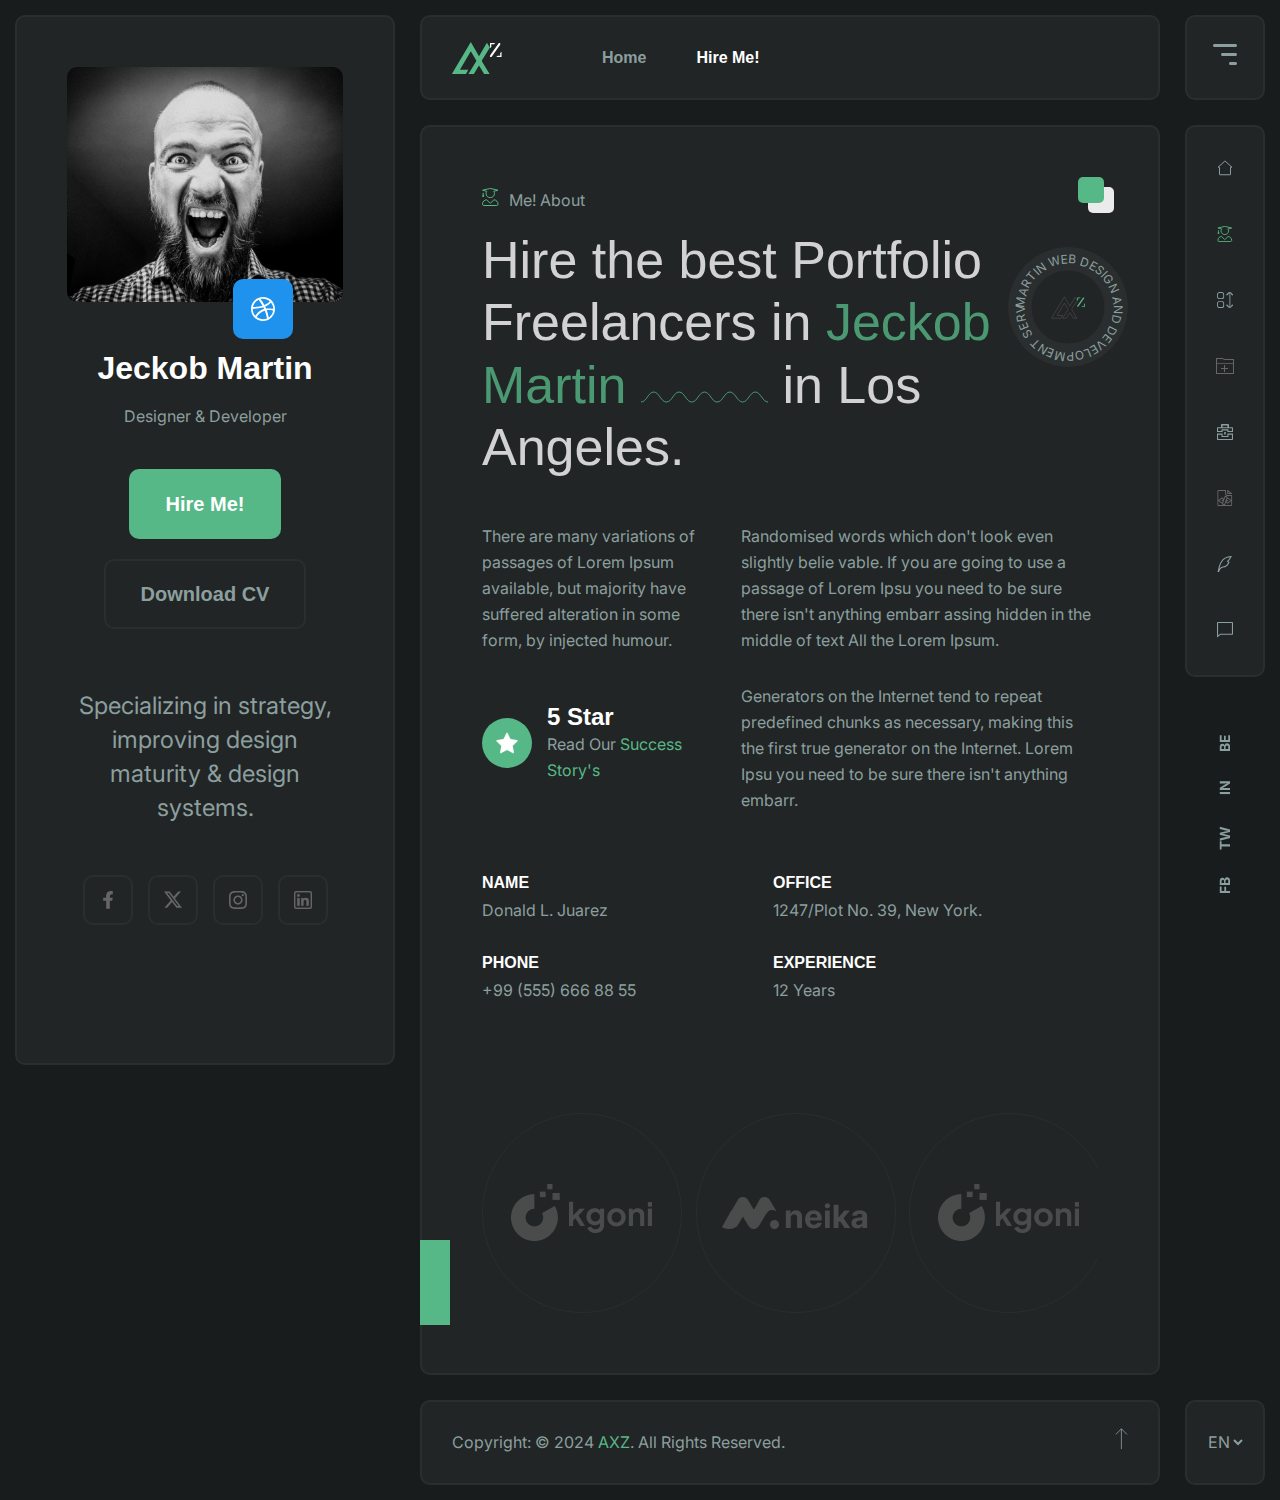
<file: yassmin/creativemela.com/themeforest_html/axz_personal_portfolio_html_template/axz-portfolio-dark/about.html>
<!DOCTYPE html>
<html lang="en" data-theme="dark" dir="ltr">

<!-- Mirrored from creativemela.com/themeforest_html/axz_personal_portfolio_html_template/axz-portfolio-dark/about.html by HTTrack Website Copier/3.x [XR&CO'2014], Thu, 21 Mar 2024 11:28:06 GMT -->
<head>
    <meta charset="UTF-8">
    <meta name="viewport" content="width=device-width, initial-scale=1.0">
    <meta name="description" content="AXZ - Template for Seamless Personal Portfolio HTML5 Template">
    <meta name="keywords" content="CV, Personal, Writer, Designer, Developer">
    <meta name="robots" content="index, follow">
    <meta name="author" content="Creativemela">
    <title>AXZ - Template for Seamless Personal Portfolio HTML5 Template</title>
    <!-- favicon -->
     <link rel="icon" type="image/png" href="assets/img/logo/favicon.png">
    <!-- animate css -->
    <link rel="stylesheet" href="assets/css/animate.min.css">
    <!-- swiper slider css -->
    <link rel="stylesheet" href="assets/css/swiper__bundle.css">
    <!-- normalize css -->
    <link rel="stylesheet" href="assets/css/normalize.css">
    <!-- style css -->
    <link rel="stylesheet" href="assets/css/style.css">
</head>
    <body data-barba="wrapper">
        <div class="cm-content">
            <div class="container">
                <!-- mobile menu -->
                <div class="cm-mobile-menu">
                    <div class="cm-header-menu mode">
                        <div class="menu-left">
                            <div class="logo-area">
                                
                                <a href="index.html"><img class="dark" src="assets/img/logo/dark-logo.svg" alt="axz"></a>
                            </div>
                            <div class="header-menu">
                                <ul class="list-unstyled">
                                    <li><a href="index.html">Home</a></li>
                                    <li><a href="contact.html" class="hire">Hire Me!</a></li>
                                </ul>
                            </div>
                        </div>
                        <div class="cm-functionality cm-right">
                             
                            <div class="offcanvase">
                                <img src="assets/img/icons/bars.svg" alt="menu-bar" class="svg">
                            </div>
                        </div>
                    </div>
                </div>
                <!-- mobile menu end -->

                <!-- author -->
                <div class="cm-author-view mode sticky-top">
                    <div class="cm-author-content ">
                        <div class="cm-author-image m-img">
                            <img src="assets/img/author/author.jpg" alt="">
                             <a href="#" class="author-dribble-link">
                                <img src="assets/img/icons/dribble.svg" alt="">
                            </a>
                        </div>
                        <div class="cm-author-info">
                            <h3 class="cm-author-name">Jeckob Martin</h3>
                            <span class="cm-author-designation">Designer & Developer</span>
                        </div>
                        <div class="cm-author-hiring">
                            <a href="contact.html" class="cm-btn primary">Hire Me!</a>
                            <a href="#" class="cm-btn">Download CV</a>
                        </div>
                        <div class="cm-author-description">
                            <p>Specializing in strategy, improving design maturity & design systems.</p>
                        </div>
                        <div class="cm-author-social-links">
                            <a href="#" class="social-links">
                            <img src="assets/img/icons/facebook.svg" alt="facebook" height="18" width="18" class="svg">
                            </a>
                            <a href="#" class="social-links">
                                <img src="assets/img/icons/twitter-x.svg" alt="twitter-x" height="18" width="18" class="svg">
                            </a>
                            <a href="#" class="social-links">
                                <img src="assets/img/icons/instagram.svg" alt="instagram" height="18" width="18" class="svg">
                            </a>
                            <a href="#" class="social-links">
                                <img src="assets/img/icons/linkedin.svg" alt="linkedin" height="18" width="18" class="svg">
                            </a>
                        </div>
                    </div>
                </div>
                <!-- author end -->

                <!-- main content -->
                <div class="cm-axz-content">
                    <!-- header area -->
                    <div class="cm-header sticky-top">
                        <div class="cm-header-menu mode">
                            <div class="menu-left">
                                <div class="logo-area">
                                    
                                    <a href="index.html"><img class="dark" src="assets/img/logo/dark-logo.svg" alt="axz"></a>
                                </div>
                                <div class="header-menu">
                                    <ul class="list-unstyled">
                                        <li><a href="index.html">Home</a></li>
                                        <li><a href="contact.html" class="hire">Hire Me!</a></li>
                                    </ul>
                                </div>
                            </div>
                             
                        </div>
                    </div>
                    <!-- header area end -->

                    <!-- content section -->
                    <div class="cm-content-area" data-barba="container" data-barba-namespace="about">
                        <div class="cm-content-box mode">
                            <div class="cm-content-item cm-page-template">
                                <div class="cm-content-item__top">
                                    <div class="top-right-bg"></div>
                                    <div class="cm-content-circle">
                                        <svg class="circle" viewBox="0 0 100 100" width="120" height="120">
                                            <defs>
                                                <path id="circle" d="M 50, 50 m -37, 0 a 37,37 0 1,1 74,0 a 37,37 0 1,1 -74,0">
                                                </path>
                                            </defs>
                                            <text>
                                                <textPath xlink:href="#circle">Martin Web Design and Development Service Company
                                                </textPath>
                                            </text>
                                        </svg>
                                        <div class="circle-logo">
                                            <img src="assets/img/logo/circle-logo.svg" alt="">
                                        </div>
                                    </div>
                                    <div class="cm-content-sub">
                                        <div class="icon">
                                            <img src="assets/img/icons/about.svg" alt="icon" class="svg">
                                        </div>
                                        <p>Me! About</p>
                                    </div>
                                    <h1 class="main-title">
                                        Hire the best Portfolio
                                        Freelancers in <span>Jeckob Martin</span>
                                        <u class="cm-inline">
                                            <img src="assets/img/content/line.svg" alt="">
                                        </u>
                                        in Los Angeles.
                                    </h1>
                                </div>
                                <!-- about brief -->
                                <div class="cm-about-brief">
                                    <div class="cm-about-left">
                                        <p>There are many variations of passages of Lorem Ipsum available, but majority have
                                            suffered alteration in some form, by injected humour.</p>
                                        <div class="cm-rating">
                                            <div class="star-icon"><img src="assets/img/icons/star.svg" alt="star" height="24" width="24"></div>
                                            <div class="cm-rating-count">
                                                <h4>5 Star</h4>
                                                <p>Read Our <a href="#">Success Story's</a></p>
                                            </div>
                                        </div>
                                    </div>
                                    <div class="cm-about-right">
                                        <p>Randomised words which don't look even slightly belie vable. If you are going to use
                                            a passage of Lorem Ipsu you need to be sure there isn't anything embarr assing
                                            hidden in the middle of text All the Lorem Ipsum.</p>
                                        <p class="cm-margin">
                                            Generators on the Internet tend to repeat predefined chunks as necessary, making
                                            this the first true generator on the Internet. Lorem Ipsu you need to be sure there
                                            isn't anything embarr.
                                        </p>
                                    </div>
                                </div>
                                <!-- about brief end -->
                                <!-- about info -->
                                <div class="cm-about-info">
                                    <div class="cm-about-info-content">
                                        <div class="about-info">
                                            <h6 class="name">Name</h6>
                                            <p>Donald L. Juarez</p>
                                        </div>
                                        <div class="about-info">
                                            <h6 class="name">Phone</h6>
                                            <p>+99 (555) 666 88 55</p>
                                        </div>
                                    </div>
                                    <div class="cm-about-info-content">
                                        <div class="about-info">
                                            <h6 class="name">Office</h6>
                                            <p>1247/Plot No. 39, New York.</p>
                                        </div>
                                        <div class="about-info">
                                            <h6 class="name">Experience</h6>
                                            <p>12 Years</p>
                                        </div>
                                    </div>
                                </div>
                                <!--about info end  -->
                                <!-- client -->
                                <div class="cm-about-client">
                                    <div class="client-brand project-slider">
                                        <div class="swiper-wrapper">
                                            <div class="swiper-slide">
                                                <div class="single-project">
                                                    <img src="assets/img/client/1.png" alt="">
                                                </div>
                                            </div>
                                            <div class="swiper-slide">
                                                <div class="single-project">
                                                    <img src="assets/img/client/02.png" alt="">
                                                </div>
                                            </div>
                                            <div class="swiper-slide">
                                                <div class="single-project">
                                                    <img src="assets/img/client/1.png" alt="">
                                                </div>
                                            </div>
                                            <div class="swiper-slide">
                                                <div class="single-project">
                                                    <img src="assets/img/client/1.png" alt="">
                                                </div>
                                            </div>
                                        </div>
                                    </div>
                                </div>
                                <!-- client end -->
                            </div>
                        </div>
                    </div>
                    <!-- content section end -->

                    <!-- footer area -->
                    <div class="cm-footer">
                        <div class="cm-footer-content mode">
                            <p>Copyright: © 2024 <a href="index.html">AXZ</a>. All Rights Reserved.</p>
                            <a href="#top"><img src="assets/img/icons/arrow-top.svg" alt="arrow-top" width="13" height="25" class="svg"></a>
                        </div>
                    </div>
                    <!-- footer area end -->
                </div>
                <!-- main content end -->
        
                <!-- site navigation -->
                <div class="cm-navigation">
                    <div class="cm-header-menu-bar sticky-top mode">
                        <div class="icon offcanvase">
                        <img src="assets/img/icons/bars.svg" alt="menu" class="svg">
                        </div>
                    </div>
                    <!-- tab item -->
                    <div class="cm-tab-item ">
                        <div class="tab-item-wrapper">
                            <div class="tab-action-item mode">
                                <ul>
                                    <li><a data-title="Home" class="link" href="index.html"><img src="assets/img/icons/home.svg" width="18" height="16" alt="home" class="svg"></a></li>
                                    <li><a data-title="About" class="link" href="about.html"><img src="assets/img/icons/about.svg" width="18" height="16" alt="about" class="svg"></a></li>
                                    <li><a data-title="Service" class="link" href="service.html"><img src="assets/img/icons/service.svg" width="18" height="16" alt="service" class="svg"></a></li>
                                    <li><a data-title="Portfolio" class="link" href="portfolio.html"><img src="assets/img/icons/portfolio.svg" width="18" height="16" alt="portfolio" class="svg"></a></li>
                                    <li><a data-title="Education" class="link" href="education.html"><img src="assets/img/icons/education.svg" width="18" height="16" alt="education" class="svg"></a></li>
                                    <li><a data-title="Pricing" class="link" href="pricing.html"><img src="assets/img/icons/pricing.svg" width="18" height="16" alt="pricing" class="svg"></a></li>
                                    <li><a data-title="Blog" class="link" href="blog.html"><img src="assets/img/icons/blog.svg" width="18" height="16" alt="blog" class="svg"></a></li>
                                    <li><a data-title="Contact" class="link" href="contact.html"><img src="assets/img/icons/contact.svg" width="18" height="16" alt="contact" class="svg"></a></li>
                                </ul>
                            </div>
                            <div class="cm-social-link-text">
                                <ul>
                                    <li><a href="#">fb</a></li>
                                    <li><a href="#">tw</a></li>
                                    <li><a href="#">in</a></li>
                                    <li><a href="#">be</a></li>
                                </ul>
                            </div>
                        </div>
                    </div>
                    <!-- language switcher -->
                    <div class="cm-language-switcher mode">
                        <div class="language-switcher">
                            <select name="lang" id="language">
                                <option value="ar">En</option>
                                <option value="ar">Ar</option>
                            </select>
                        </div>
                    </div>
                </div>
                <!-- site navigation end -->
            </div>
        </div>

        <!-- offcanvase menu -->
        <div class="cm-offcanvase">
            <div class="cm-menu-overlay"></div>
            <div class="cm-menu-inner">
                <div class="cm-close-icon"><img src="assets/img/icons/x-lg.svg" alt=""></div>
                <div class="cm-offcanvase__logo logo-area">
                     
                    <a href="index.html"><img class="dark" src="assets/img/logo/dark-logo.svg" alt=""></a>
                </div>
                <div class="cm-sidemenu">
                    <div class="cm-menu">
                        <ul>
                            <li><a class="link" href="index.html"><img class="svg" src="assets/img/icons/home.svg" alt=""> Home</a></li>
                            <li><a class="link" href="about.html"><img class="svg" src="assets/img/icons/about.svg" alt=""> About</a></li>
                            <li><a class="link" href="service.html"><img class="svg" src="assets/img/icons/service.svg" alt=""> Service</a></li>
                            <li><a class="link" href="portfolio.html"><img class="svg" src="assets/img/icons/portfolio.svg" alt=""> portfolio</a></li>
                            <li><a class="link" href="pricing.html"><img class="svg" src="assets/img/icons/pricing.svg" alt=""> pricing</a></li>
                            <li><a class="link" href="education.html"><img class="svg" src="assets/img/icons/education.svg" alt=""> education</a></li>
                            <li><a class="link" href="blog.html"><img class="svg" src="assets/img/icons/blog.svg" alt=""> blog</a></li>
                            <li><a class="link" href="contact.html"><img class="svg" src="assets/img/icons/contact.svg" alt=""> contact</a></li>
                        </ul>
                    </div>
                </div>
                <div class="cm-sidecontact">
                    <h6>Contact Me</h6>
                    <a href="#">+8801712345678</a>
                    <a href="#">axz@axz.com</a>
                </div>
            </div>
        </div>
        <!-- offcanvase menu end -->

        <!-- animation -->
        <div class="animation">
            <div class="animation__screen"></div>
        </div>
        <!-- animation end -->

        <!-- jquery -->
        <script src="assets/js/Jquery-3.7.1.js"></script>
        <!-- barba - jquery included -->
        <script src="assets/js/barba.core.js"></script>
        <!-- ajax contact form js -->
        <script src="assets/js/ajax-contact.js"></script>
        <!-- appear - jquery included -->
        <script src="assets/js/appear.min.js"></script>
        <!-- imageloaded pkgd - jquery included -->
        <script src="assets/js/imagesloaded.pkgd.min.js"></script>
        <!-- swiper - jquery included -->
        <script src="assets/js/swiper-bundle-min.js"></script>
        <!-- svginject - jquery included -->
        <script src="assets/js/svginject.min.js"></script>
        <!-- gsap animation -->
        <script src="assets/js/gsap/gsap-3.12.3.js"></script>
        <!-- main js -->
        <script src="assets/js/main.js"></script>
    </body>

<!-- Mirrored from creativemela.com/themeforest_html/axz_personal_portfolio_html_template/axz-portfolio-dark/about.html by HTTrack Website Copier/3.x [XR&CO'2014], Thu, 21 Mar 2024 11:28:07 GMT -->
</html>
</file>
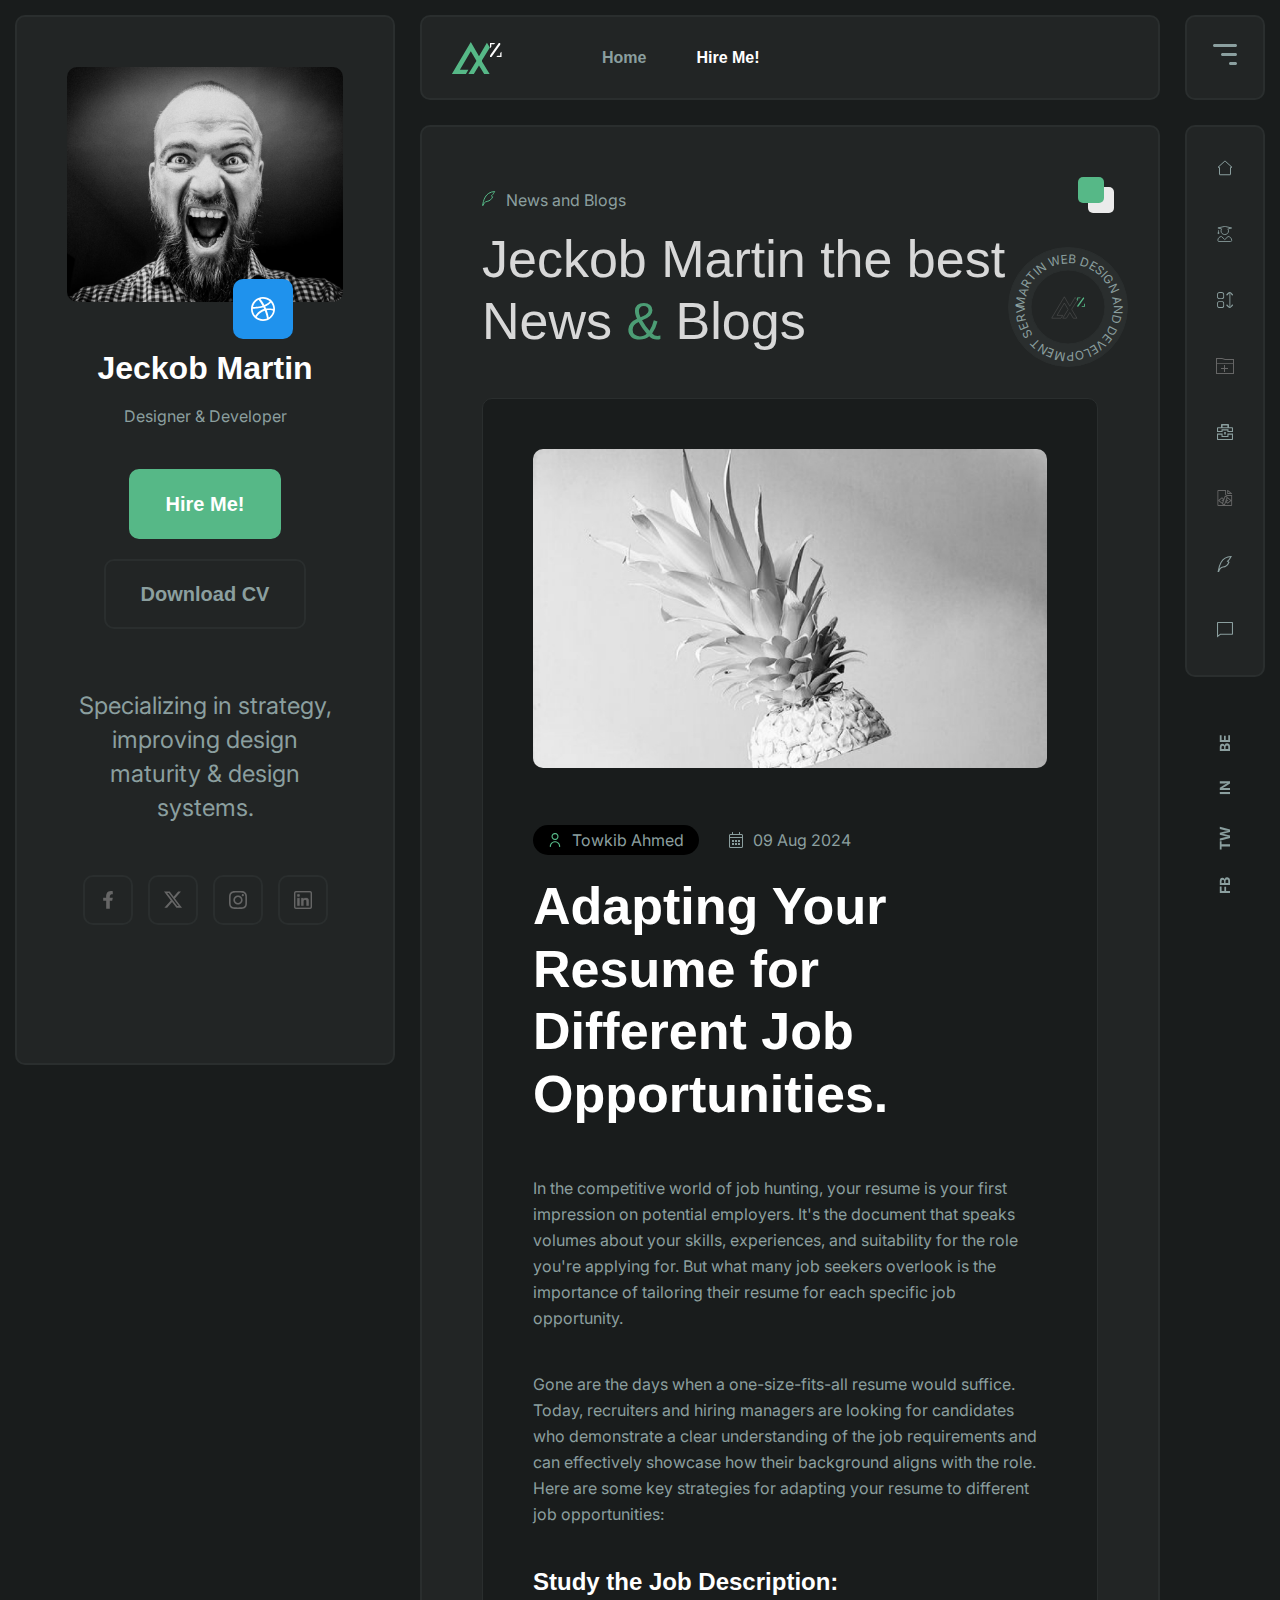
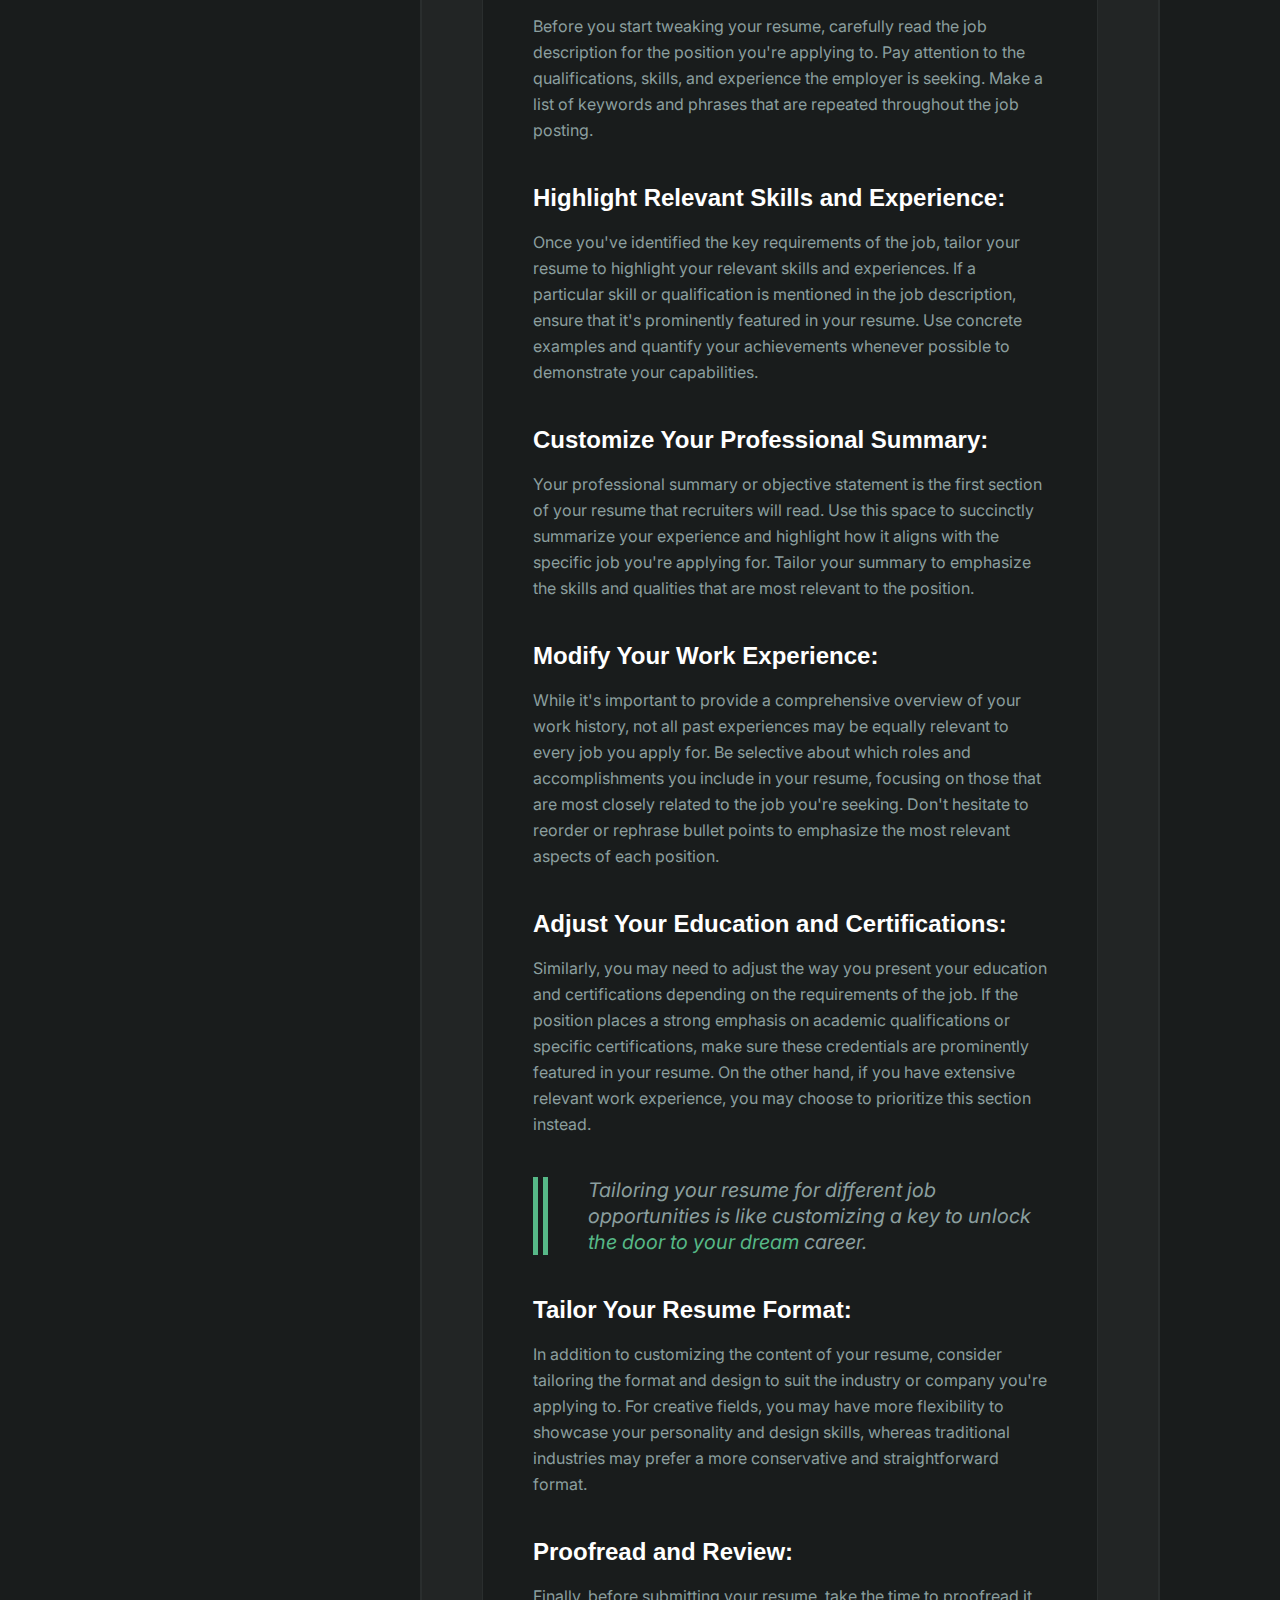
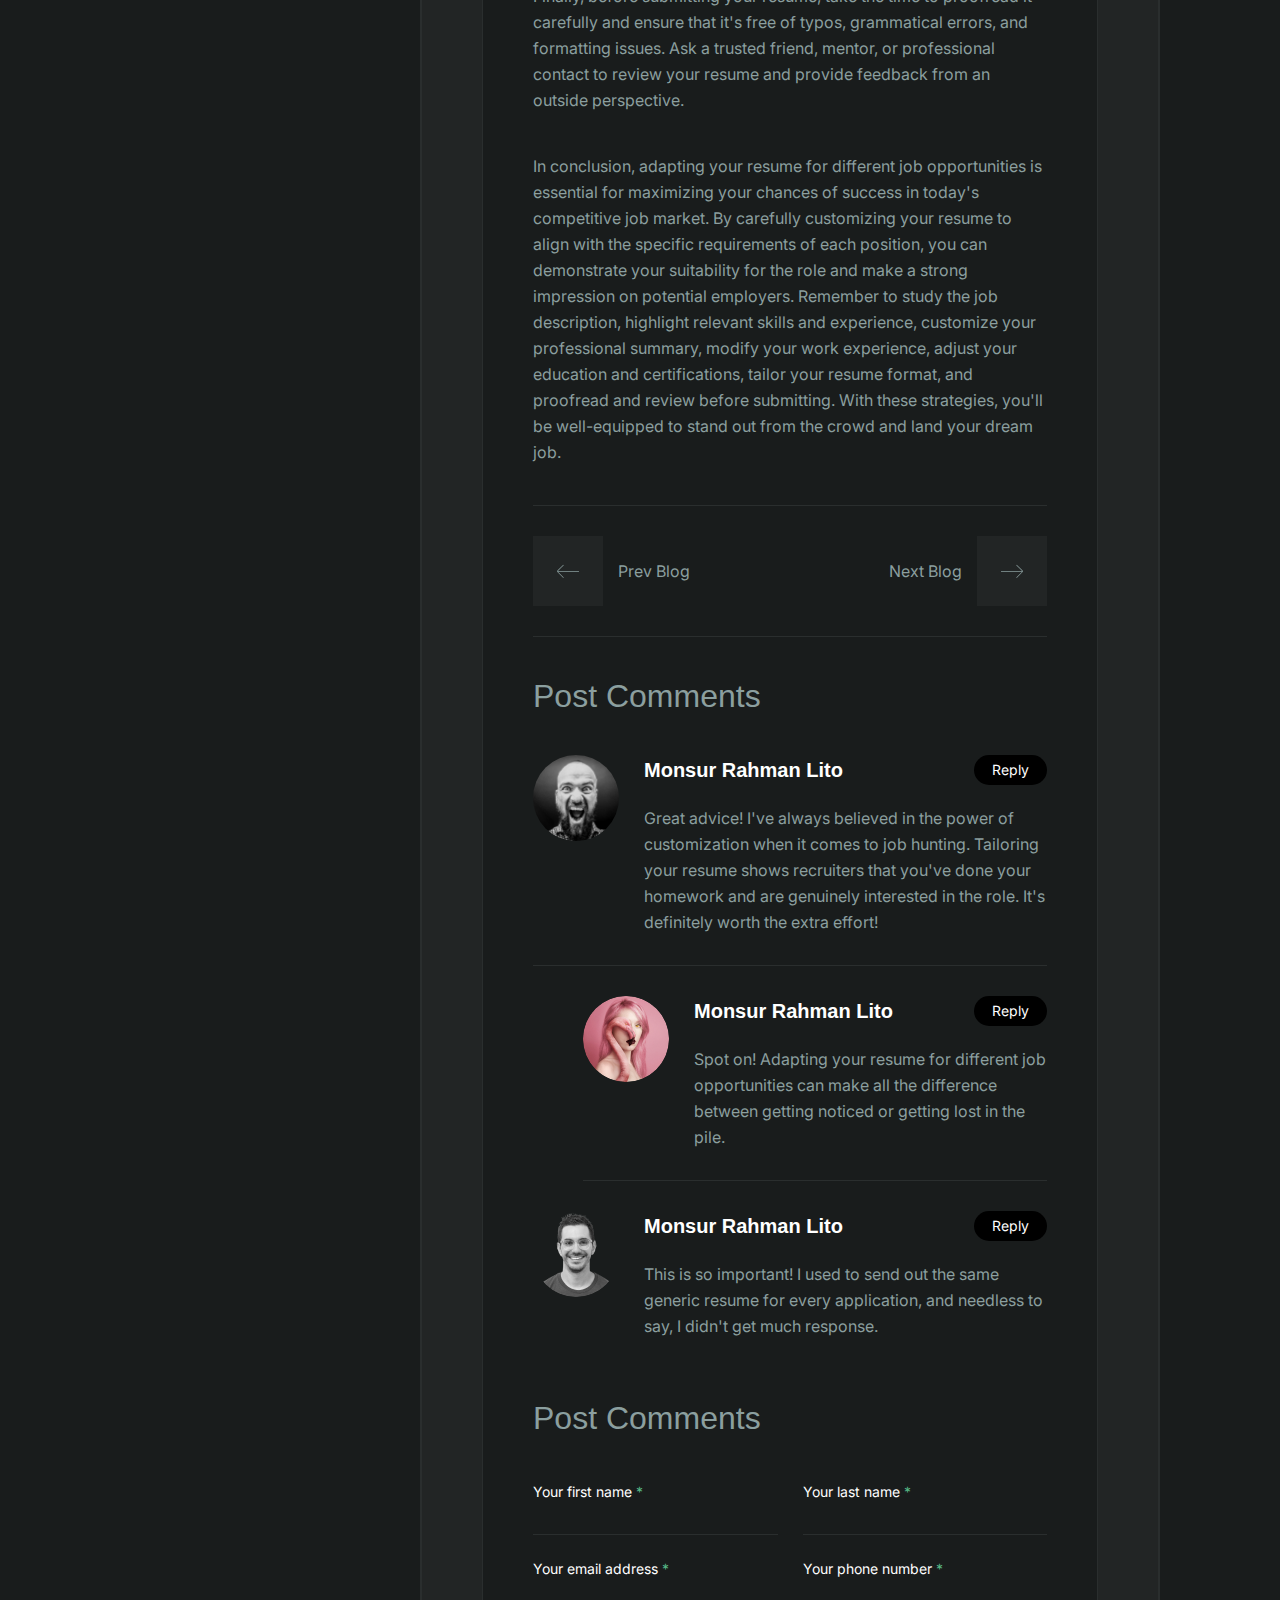
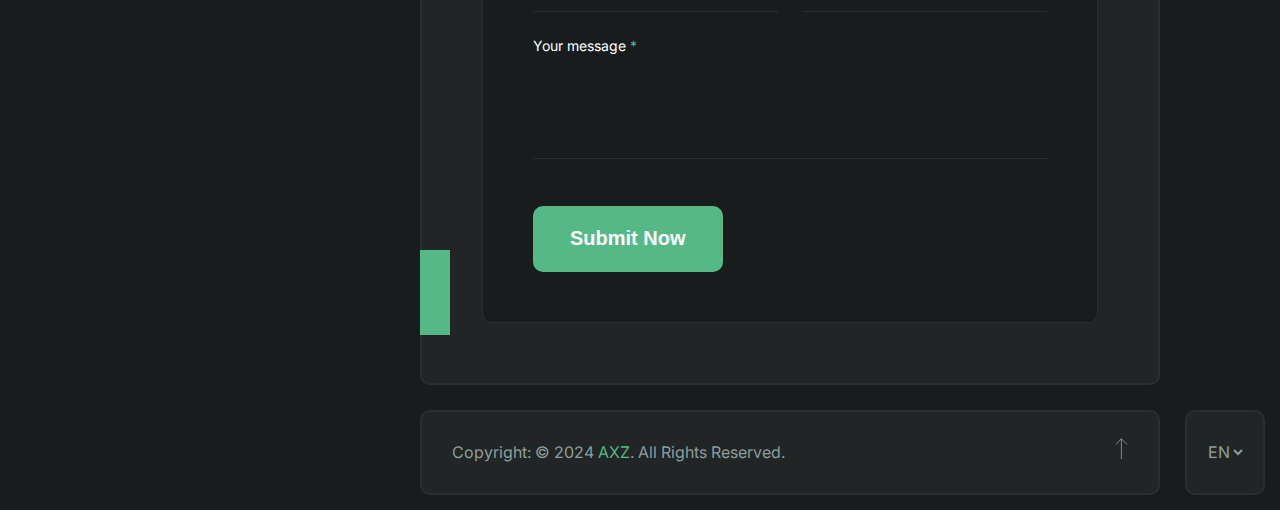
<file: yassmin/creativemela.com/themeforest_html/axz_personal_portfolio_html_template/axz-portfolio-dark/blog-details.html>
<!DOCTYPE html>
<html lang="en" data-theme="dark" dir="ltr">

<!-- Mirrored from creativemela.com/themeforest_html/axz_personal_portfolio_html_template/axz-portfolio-dark/blog-details.html by HTTrack Website Copier/3.x [XR&CO'2014], Thu, 21 Mar 2024 11:28:14 GMT -->
<head>
    <meta charset="UTF-8">
    <meta name="viewport" content="width=device-width, initial-scale=1.0">
    <meta name="description" content="AXZ - Template for Seamless Personal Portfolio HTML5 Template">
    <meta name="keywords" content="CV, Personal, Writer, Designer, Developer">
    <meta name="robots" content="index, follow">
    <meta name="author" content="Creativemela">
    <title>AXZ - Template for Seamless Personal Portfolio HTML5 Template</title>
    <!-- favicon -->
     <link rel="icon" type="image/png" href="assets/img/logo/favicon.png">
    <!-- animate css -->
    <link rel="stylesheet" href="assets/css/animate.min.css">
    <!-- swiper slider css -->
    <link rel="stylesheet" href="assets/css/swiper__bundle.css">
    <!-- normalize css -->
    <link rel="stylesheet" href="assets/css/normalize.css">
    <!-- style css -->
    <link rel="stylesheet" href="assets/css/style.css">
</head>
    <body>
        
        <div class="cm-content" data-barba="wrapper">
            <div class="container">
                <!-- mobile menu -->
                <div class="cm-mobile-menu">
                    <div class="cm-header-menu mode">
                        <div class="menu-left">
                            <div class="logo-area">
                                
                                <a href="index.html"><img class="dark" src="assets/img/logo/dark-logo.svg" alt="axz"></a>
                            </div>
                            <div class="header-menu">
                                <ul class="list-unstyled">
                                    <li><a href="index.html">Home</a></li>
                                    <li><a href="contact.html" class="hire">Hire Me!</a></li>
                                </ul>
                            </div>
                        </div>
                        <div class="cm-functionality cm-right">
                             
                            <div class="offcanvase">
                                <img src="assets/img/icons/bars.svg" alt="menu-bar" class="svg">
                            </div>
                        </div>
                    </div>
                </div>
                <!-- mobile menu end -->
                <!-- author -->
                <div class="cm-author-view mode sticky-top">
                    <div class="cm-author-content ">
                        <div class="cm-author-image m-img">
                            <img src="assets/img/author/author.jpg" alt="">
                             <a href="#" class="author-dribble-link">
                                <img src="assets/img/icons/dribble.svg" alt="">
                            </a>
                        </div>
                        <div class="cm-author-info">
                            <h3 class="cm-author-name">Jeckob Martin</h3>
                            <span class="cm-author-designation">Designer & Developer</span>
                        </div>
                        <div class="cm-author-hiring">
                            <a href="contact.html" class="cm-btn primary">Hire Me!</a>
                            <a href="#" class="cm-btn">Download CV</a>
                        </div>
                        <div class="cm-author-description">
                            <p>Specializing in strategy, improving design maturity & design systems.</p>
                        </div>
                        <div class="cm-author-social-links">
                            <a href="#" class="social-links">
                            <img src="assets/img/icons/facebook.svg" alt="facebook" height="18" width="18" class="svg">
                            </a>
                            <a href="#" class="social-links">
                                <img src="assets/img/icons/twitter-x.svg" alt="twitter-x" height="18" width="18" class="svg">
                            </a>
                            <a href="#" class="social-links">
                                <img src="assets/img/icons/instagram.svg" alt="instagram" height="18" width="18" class="svg">
                            </a>
                            <a href="#" class="social-links">
                                <img src="assets/img/icons/linkedin.svg" alt="linkedin" height="18" width="18" class="svg">
                            </a>
                        </div>
                    </div>
                </div>
                <!-- author end -->

                <!-- main content -->
                <div class="cm-axz-content">
                    <!-- header area -->
                    <div class="cm-header sticky-top">
                        <div class="cm-header-menu mode">
                            <div class="menu-left">
                                <div class="logo-area">
                                    
                                    <a href="index.html"><img class="dark" src="assets/img/logo/dark-logo.svg" alt="axz"></a>
                                </div>
                                <div class="header-menu">
                                    <ul class="list-unstyled">
                                        <li><a href="index.html">Home</a></li>
                                        <li><a href="contact.html" class="hire">Hire Me!</a></li>
                                    </ul>
                                </div>
                            </div>
                             
                        </div>
                    </div>
                    <!-- header area end -->

                    <!-- content section -->
                    <div class="cm-content-area"  data-barba="container" data-barba-namespace="blog-details">
                        <div class="cm-content-box mode">
                            <div class="cm-content-item cm-page-template">
                                <div class="cm-content-item__top">
                                    <div class="top-right-bg"></div>
                                    <div class="cm-content-circle">
                                        <svg class="circle" viewBox="0 0 100 100" width="120" height="120">
                                            <defs>
                                                <path id="circle" d="M 50, 50 m -37, 0 a 37,37 0 1,1 74,0 a 37,37 0 1,1 -74,0">
                                                </path>
                                            </defs>
                                            <text>
                                                <textPath xlink:href="#circle">Martin Web Design and Development Service Company
                                                </textPath>
                                            </text>
                                        </svg>
                                        <div class="circle-logo">
                                            <img src="assets/img/logo/circle-logo.svg" alt="">
                                        </div>
                                    </div>
                                    <div class="cm-content-sub">
                                        <div class="icon">
                                        <img class="svg" src="assets/img/icons/blog.svg" alt="">
                                        </div>
                                        <p>News and Blogs</p>
                                    </div>
                                    <h1 class="main-title">
                                        Jeckob Martin the best <br>
                                        News <span>&</span> Blogs
                                    </h1>
                                </div>
                        
                                <!-- blog content -->
                                <div class="cm-blogs">
                                    <div class="cm-blog">
                                        <article class="blog">
                                            <div class="feature-image">
                                                <img src="assets/img/blog/05.jpg" alt="">
                                            </div>
                                            <div class="blog__meta">
                                                <span class="author"><a href="#"><img src="assets/img/icons/user.svg" alt="user"> Towkib Ahmed</a></span>
                                                <span class="date"><img src="assets/img/icons/calendar.svg" alt="calendar"> 09 Aug 2024</span>
                                            </div>
                                            <h2 class="blog__title">
                                                Adapting Your Resume for Different Job Opportunities.
                                            </h2>
                                            <p class="blog__description">
                                                In the competitive world of job hunting, your resume is your first impression on potential employers. It's the document that speaks volumes about your skills, experiences, and suitability for the role you're applying for. But what many job seekers overlook is the importance of tailoring their resume for each specific job opportunity.
                                            </p>
                                            <p class="blog__description">
                                                Gone are the days when a one-size-fits-all resume would suffice. Today, recruiters and hiring managers are looking for candidates who demonstrate a clear understanding of the job requirements and can effectively showcase how their background aligns with the role. Here are some key strategies for adapting your resume to different job opportunities:
                                            </p>
                                            <h4 class="blog__subheading">Study the Job Description:</h4>
                                            <p class="blog__description">
                                                Before you start tweaking your resume, carefully read the job description for the position you're applying to. Pay attention to the qualifications, skills, and experience the employer is seeking. Make a list of keywords and phrases that are repeated throughout the job posting.
                                            </p>
                                            <h4 class="blog__subheading">Highlight Relevant Skills and Experience:</h4>
                                            <p class="blog__description">
                                                Once you've identified the key requirements of the job, tailor your resume to highlight your relevant skills and experiences. If a particular skill or qualification is mentioned in the job description, ensure that it's prominently featured in your resume. Use concrete examples and quantify your achievements whenever possible to demonstrate your capabilities.
                                            </p>
                                            <h4 class="blog__subheading">Customize Your Professional Summary:</h4>
                                            <p class="blog__description">
                                                Your professional summary or objective statement is the first section of your resume that recruiters will read. Use this space to succinctly summarize your experience and highlight how it aligns with the specific job you're applying for. Tailor your summary to emphasize the skills and qualities that are most relevant to the position.
                                            </p>
                                            <h4 class="blog__subheading">Modify Your Work Experience: </h4>
                                            <p class="blog__description">
                                                While it's important to provide a comprehensive overview of your work history, not all past experiences may be equally relevant to every job you apply for. Be selective about which roles and accomplishments you include in your resume, focusing on those that are most closely related to the job you're seeking. Don't hesitate to reorder or rephrase bullet points to emphasize the most relevant aspects of each position.
                                            </p>
                                            <h4 class="blog__subheading">Adjust Your Education and Certifications:</h4>
                                            <p class="blog__description">
                                                Similarly, you may need to adjust the way you present your education and certifications depending on the requirements of the job. If the position places a strong emphasis on academic qualifications or specific certifications, make sure these credentials are prominently featured in your resume. On the other hand, if you have extensive relevant work experience, you may choose to prioritize this section instead.
                                            </p>

                                            <blockquote class="blog__blockquote">
                                                Tailoring your resume for different job opportunities is like customizing a key to unlock  
                                                <span> the door to your dream  </span>career.
                                            </blockquote>
                                            <h4 class="blog__subheading">Tailor Your Resume Format: </h4>
                                            <p class="blog__description">
                                                In addition to customizing the content of your resume, consider tailoring the format and design to suit the industry or company you're applying to. For creative fields, you may have more flexibility to showcase your personality and design skills, whereas traditional industries may prefer a more conservative and straightforward format.
                                            </p>
                                            <h4 class="blog__subheading">Proofread and Review: </h4>
                                            <p class="blog__description">
                                                Finally, before submitting your resume, take the time to proofread it carefully and ensure that it's free of typos, grammatical errors, and formatting issues. Ask a trusted friend, mentor, or professional contact to review your resume and provide feedback from an outside perspective.
                                            </p>
                                            <p class="blog__description">
                                                In conclusion, adapting your resume for different job opportunities is essential for maximizing your chances of success in today's competitive job market. By carefully customizing your resume to align with the specific requirements of each position, you can demonstrate your suitability for the role and make a strong impression on potential employers. Remember to study the job description, highlight relevant skills and experience, customize your professional summary, modify your work experience, adjust your education and certifications, tailor your resume format, and proofread and review before submitting. With these strategies, you'll be well-equipped to stand out from the crowd and land your dream job.
                                            </p>
                                        </article>
                                        <div class="cm-blog__related">
                                            <div class="pagination-item">
                                                <a href="#" class="pagination-selector">
                                                    <span><img class="svg" src="assets/img/icons/arrow-left.svg" alt="left-arrow"></span>
                                                    <p>Prev Blog</p>
                                                </a>
                                                <a href="#" class="pagination-selector">
                                                    <p>Next Blog</p>
                                                    <span><img class="svg" src="assets/img/icons/arrow-right.svg" alt="right-arrow"></span>
                                                </a>
                                            </div>
                                        </div>
                                        <div class="cm-blog__comment">
                                            <h3 class="section-title">Post Comments</h3>
                                            <div class="cm-blog__comment--list">
                                                <ul>
                                                    <li class="single-comment">
                                                        <div class="comment-author">
                                                            <img src="assets/img/author/author.jpg" alt="monsur Rahman Lito">
                                                        </div>
                                                        <div class="comment-info">
                                                            <div class="author-link">
                                                                <div class="author">Monsur Rahman Lito </div>
                                                                <a href="#" class="reply-link">Reply</a>
                                                            </div>
                                                            <p class="single-comment__description">Great advice! I've always believed in the power of customization when it comes to job hunting. Tailoring your resume shows recruiters that you've done your homework and are genuinely interested in the role. It's definitely worth the extra effort!</p>
                                                        </div>
                                                        <li class="single-comment__multicomment">
                                                            <div class="comment-author">
                                                                <img src="assets/img/author/02.png" alt="monsur Rahman Lito">
                                                            </div>
                                                            <div class="comment-info">
                                                                <div class="author-link">
                                                                    <div class="author">Monsur Rahman Lito </div>
                                                                    <a href="#" class="reply-link">Reply</a>
                                                                </div>
                                                                <p class="single-comment__description">Spot on! Adapting your resume for different job opportunities can make all the difference between getting noticed or getting lost in the pile. </p>
                                                            </div>
                                                        </li>
                                                    </li>
                                                    <li class="single-comment">
                                                        <div class="comment-author">
                                                            <img src="assets/img/author/03.png" alt="monsur Rahman Lito">
                                                        </div>
                                                        <div class="comment-info">
                                                            <div class="author-link">
                                                                <div class="author">Monsur Rahman Lito </div>
                                                                <a href="#" class="reply-link">Reply</a>
                                                            </div>
                                                            <p class="single-comment__description">This is so important! I used to send out the same generic resume for every application, and needless to say, I didn't get much response. </p>
                                                        </div>
                                                    </li>
                                                </ul>
                                            </div>
                                        </div>
                                        <div class="cm-blog__commentbox">
                                            <h3 class="section-title">Post Comments</h3>
                                            <div class="cm-blog__commentbox--template">
                                                <form action="#" class="cm-form">
                                                    <div class="single-input">
                                                        <div class="single-input__item">
                                                            <label for="fname">Your first name <span>*</span></label>
                                                            <input type="text" name="fname" id="fname" required>
                                                        </div>
                                                        <div class="single-input__item">
                                                            <label for="lname">Your last name <span>*</span></label>
                                                            <input type="text" name="lname" id="lname" required>
                                                        </div>
                                                    </div>
                                                    <div class="single-input">
                                                        <div class="single-input__item">
                                                            <label for="email">Your email address <span>*</span></label>
                                                            <input type="email" name="email" id="email" required>
                                                        </div>
                                                        <div class="single-input__item">
                                                            <label for="phone">Your phone number <span>*</span></label>
                                                            <input type="number" name="phone" id="phone" required>
                                                        </div>
                                                    </div>
                                                    <div class="single-input">
                                                        <div class="single-input__item w-full">
                                                            <label for="msg">Your message <span>*</span></label>
                                                        <textarea name="msg" id="msg" required></textarea>
                                                        </div>
                                                    </div>
                                                    <button type="submit" class="cm-btn primary">Submit Now</button>
                                                </form>
                                            </div>
                                        </div>
                                    </div>
                                </div>
                            </div>
                        </div>
                    </div>
                    <!-- content section end -->

                    <!-- footer area -->
                    <div class="cm-footer">
                        <div class="cm-footer-content mode">
                            <p>Copyright: © 2024 <a href="index.html">AXZ</a>. All Rights Reserved.</p>
                            <a href="#top"><img src="assets/img/icons/arrow-top.svg" alt="arrow-top" width="13" height="25" class="svg"></a>
                        </div>
                    </div>
                    <!-- footer area end -->
                </div>
                <!-- navigation menu -->
                <div class="cm-navigation">
                    <div class="cm-header-menu-bar sticky-top mode">
                        <div class="icon offcanvase">
                        <img src="assets/img/icons/bars.svg" alt="menu" class="svg">
                        </div>
                    </div>
                    <!-- tab item -->
                    <div class="cm-tab-item ">
                        <div class="tab-item-wrapper">
                            <div class="tab-action-item mode">
                                <ul>
                                    <li><a data-title="Home" class="link" href="index.html"><img src="assets/img/icons/home.svg" width="18" height="16" alt="home" class="svg"></a></li>
                                    <li><a data-title="About" class="link" href="about.html"><img src="assets/img/icons/about.svg" width="18" height="16" alt="about" class="svg"></a></li>
                                    <li><a data-title="Service" class="link" href="service.html"><img src="assets/img/icons/service.svg" width="18" height="16" alt="service" class="svg"></a></li>
                                    <li><a data-title="Portfolio" class="link" href="portfolio.html"><img src="assets/img/icons/portfolio.svg" width="18" height="16" alt="portfolio" class="svg"></a></li>
                                    <li><a data-title="Education" class="link" href="education.html"><img src="assets/img/icons/education.svg" width="18" height="16" alt="education" class="svg"></a></li>
                                    <li><a data-title="Pricing" class="link" href="pricing.html"><img src="assets/img/icons/pricing.svg" width="18" height="16" alt="pricing" class="svg"></a></li>
                                    <li><a data-title="Blog" class="link" href="blog.html"><img src="assets/img/icons/blog.svg" width="18" height="16" alt="blog" class="svg"></a></li>
                                    <li><a data-title="Contact" class="link" href="contact.html"><img src="assets/img/icons/contact.svg" width="18" height="16" alt="contact" class="svg"></a></li>
                                </ul>
                            </div>
                            <div class="cm-social-link-text">
                                <ul>
                                    <li><a href="#">fb</a></li>
                                    <li><a href="#">tw</a></li>
                                    <li><a href="#">in</a></li>
                                    <li><a href="#">be</a></li>
                                </ul>
                            </div>
                        </div>
                    </div>
                    <!-- language switcher -->
                    <div class="cm-language-switcher mode">
                        <div class="language-switcher">
                            <select name="lang" id="language">
                                <option value="ar">En</option>
                                <option value="ar">Ar</option>
                            </select>
                        </div>
                    </div>
                </div>
                <!-- navigation menu end -->
            </div>
        </div>

        <!-- offcanvase menu -->
        <div class="cm-offcanvase">
            <div class="cm-menu-overlay"></div>
            <div class="cm-menu-inner">
                <div class="cm-close-icon"><img src="assets/img/icons/x-lg.svg" alt=""></div>
                <div class="cm-offcanvase__logo logo-area">
                     
                    <a href="index.html"><img class="dark" src="assets/img/logo/dark-logo.svg" alt=""></a>
                </div>
                <div class="cm-sidemenu">
                    <div class="cm-menu">
                        <ul>
                            <li><a class="link" href="index.html"><img class="svg" src="assets/img/icons/home.svg" alt=""> Home</a></li>
                            <li><a class="link" href="about.html"><img class="svg" src="assets/img/icons/about.svg" alt=""> About</a></li>
                            <li><a class="link" href="service.html"><img class="svg" src="assets/img/icons/service.svg" alt=""> Service</a></li>
                            <li><a class="link" href="portfolio.html"><img class="svg" src="assets/img/icons/portfolio.svg" alt=""> portfolio</a></li>
                            <li><a class="link" href="pricing.html"><img class="svg" src="assets/img/icons/pricing.svg" alt=""> pricing</a></li>
                            <li><a class="link" href="education.html"><img class="svg" src="assets/img/icons/education.svg" alt=""> education</a></li>
                            <li><a class="link" href="blog.html"><img class="svg" src="assets/img/icons/blog.svg" alt=""> blog</a></li>
                            <li><a class="link" href="contact.html"><img class="svg" src="assets/img/icons/contact.svg" alt=""> contact</a></li>
                        </ul>
                    </div>
                </div>
                <div class="cm-sidecontact">
                    <h6>Contact Me</h6>
                    <a href="#">+8801712345678</a>
                    <a href="#">axz@axz.com</a>
                </div>
            </div>
        </div>
        <!-- offcanvase menu end -->

         <!-- animation -->
         <div class="animation">
            <div class="animation__screen"></div>
        </div>
        <!-- animation end -->
        
        <!-- jquery -->
        <script src="assets/js/Jquery-3.7.1.js"></script>
        <!-- barba - jquery included -->
        <script src="assets/js/barba.core.js"></script>
        <!-- ajax contact form js -->
        <script src="assets/js/ajax-contact.js"></script>
        <!-- appear - jquery included -->
        <script src="assets/js/appear.min.js"></script>
        <!-- imageloaded pkgd - jquery included -->
        <script src="assets/js/imagesloaded.pkgd.min.js"></script>
        <!-- swiper - jquery included -->
        <script src="assets/js/swiper-bundle-min.js"></script>
        <!-- svginject - jquery included -->
        <script src="assets/js/svginject.min.js"></script>
        <!-- gsap animation -->
        <script src="assets/js/gsap/gsap-3.12.3.js"></script>
        <!-- main js -->
        <script src="assets/js/main.js"></script>
    </body>

<!-- Mirrored from creativemela.com/themeforest_html/axz_personal_portfolio_html_template/axz-portfolio-dark/blog-details.html by HTTrack Website Copier/3.x [XR&CO'2014], Thu, 21 Mar 2024 11:28:16 GMT -->
</html>
</file>
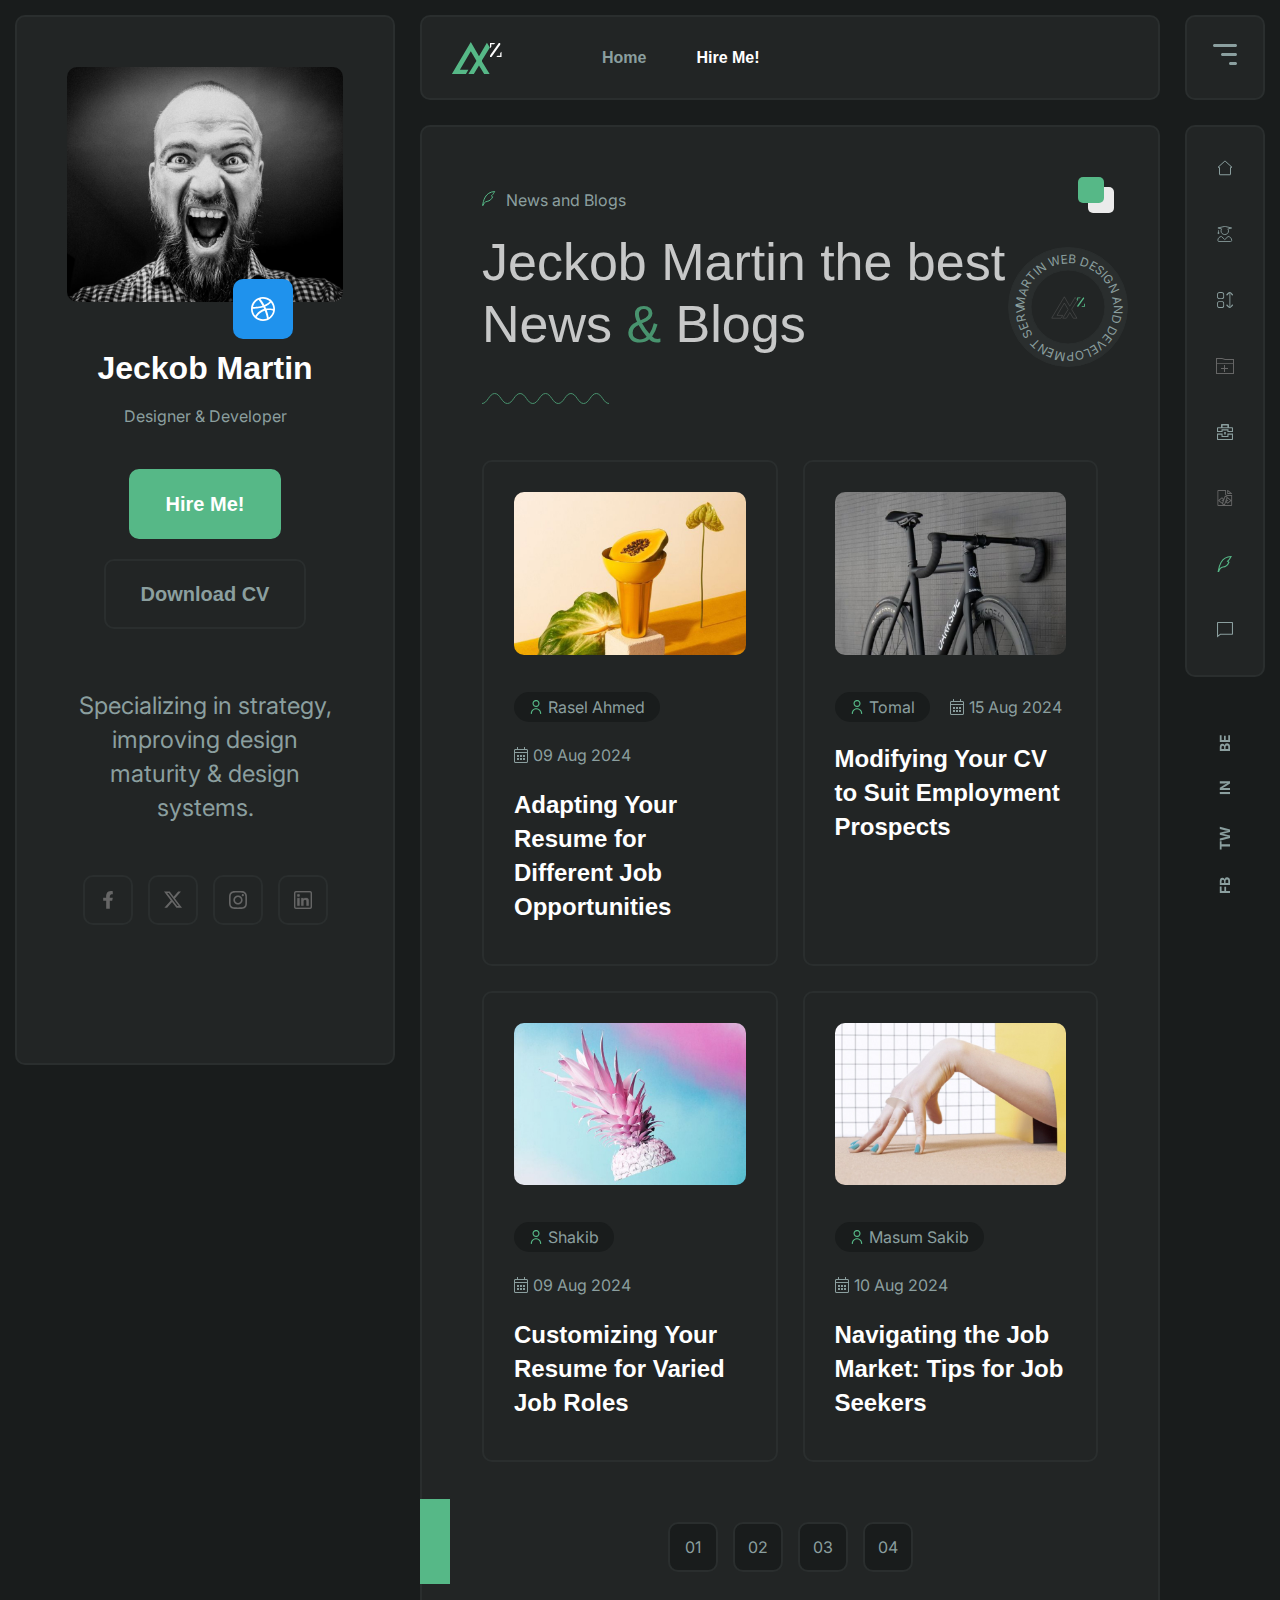
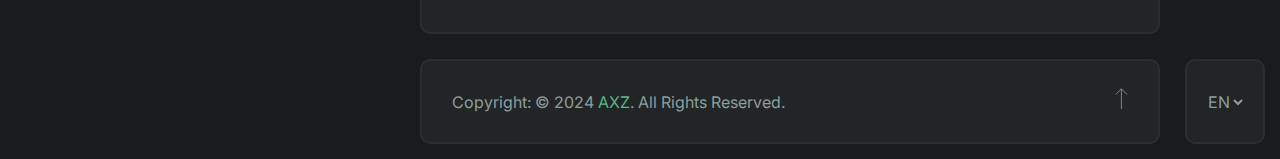
<file: yassmin/creativemela.com/themeforest_html/axz_personal_portfolio_html_template/axz-portfolio-dark/blog.html>
<!DOCTYPE html>
<html lang="en" data-theme="dark" dir="ltr">


<!-- Mirrored from creativemela.com/themeforest_html/axz_personal_portfolio_html_template/axz-portfolio-dark/blog.html by HTTrack Website Copier/3.x [XR&CO'2014], Thu, 21 Mar 2024 11:28:12 GMT -->
<head>
    <meta charset="UTF-8">
    <meta name="viewport" content="width=device-width, initial-scale=1.0">
    <meta name="description" content="AXZ - Template for Seamless Personal Portfolio HTML5 Template">
    <meta name="keywords" content="CV, Personal, Writer, Designer, Developer">
    <meta name="robots" content="index, follow">
    <meta name="author" content="Creativemela">
    <title>AXZ - Template for Seamless Personal Portfolio HTML5 Template</title>
    <!-- favicon -->
     <link rel="icon" type="image/png" href="assets/img/logo/favicon.png">
    <!-- animate css -->
    <link rel="stylesheet" href="assets/css/animate.min.css">
    <!-- swiper slider css -->
    <link rel="stylesheet" href="assets/css/swiper__bundle.css">
    <!-- normalize css -->
    <link rel="stylesheet" href="assets/css/normalize.css">
    <!-- style css -->
    <link rel="stylesheet" href="assets/css/style.css">
</head>

    <body>
        <div class="cm-content" data-barba="wrapper">
            <div class="container">
                <!-- mobile menu -->
                <div class="cm-mobile-menu">
                    <div class="cm-header-menu mode">
                        <div class="menu-left">
                            <div class="logo-area">
                                
                                <a href="index.html"><img class="dark" src="assets/img/logo/dark-logo.svg" alt="axz"></a>
                            </div>
                            <div class="header-menu">
                                <ul class="list-unstyled">
                                    <li><a href="index.html">Home</a></li>
                                    <li><a href="contact.html" class="hire">Hire Me!</a></li>
                                </ul>
                            </div>
                        </div>
                        <div class="cm-functionality cm-right">
                             
                            <div class="offcanvase">
                                <img src="assets/img/icons/bars.svg" alt="menu-bar" class="svg">
                            </div>
                        </div>
                    </div>
                </div>
                <!-- mobile menu end -->
                <!-- author -->
                <div class="cm-author-view mode sticky-top">
                    <div class="cm-author-content ">
                        <div class="cm-author-image m-img">
                            <img src="assets/img/author/author.jpg" alt="">
                             <a href="#" class="author-dribble-link">
                                <img src="assets/img/icons/dribble.svg" alt="">
                            </a>
                        </div>
                        <div class="cm-author-info">
                            <h3 class="cm-author-name">Jeckob Martin</h3>
                            <span class="cm-author-designation">Designer & Developer</span>
                        </div>
                        <div class="cm-author-hiring">
                            <a href="contact.html" class="cm-btn primary">Hire Me!</a>
                            <a href="#" class="cm-btn">Download CV</a>
                        </div>
                        <div class="cm-author-description">
                            <p>Specializing in strategy, improving design maturity & design systems.</p>
                        </div>
                        <div class="cm-author-social-links">
                            <a href="#" class="social-links">
                            <img src="assets/img/icons/facebook.svg" alt="facebook" height="18" width="18" class="svg">
                            </a>
                            <a href="#" class="social-links">
                                <img src="assets/img/icons/twitter-x.svg" alt="twitter-x" height="18" width="18" class="svg">
                            </a>
                            <a href="#" class="social-links">
                                <img src="assets/img/icons/instagram.svg" alt="instagram" height="18" width="18" class="svg">
                            </a>
                            <a href="#" class="social-links">
                                <img src="assets/img/icons/linkedin.svg" alt="linkedin" height="18" width="18" class="svg">
                            </a>
                        </div>
                    </div>
                </div>
                <!-- author end -->

                <!-- main content -->
                <div class="cm-axz-content">
                    <!-- header area -->
                    <div class="cm-header sticky-top">
                        <div class="cm-header-menu mode">
                            <div class="menu-left">
                                <div class="logo-area">
                                    
                                    <a href="index.html"><img class="dark" src="assets/img/logo/dark-logo.svg" alt="axz"></a>
                                </div>
                                <div class="header-menu">
                                    <ul class="list-unstyled">
                                        <li><a href="index.html">Home</a></li>
                                        <li><a href="contact.html" class="hire">Hire Me!</a></li>
                                    </ul>
                                </div>
                            </div>
                             
                        </div>
                    </div>
                    <!-- header area end -->

                    <!-- content section -->
                    <div class="cm-content-area"  data-barba="container" data-barba-namespace="blog">
                        <div class="cm-content-box mode">
                            <div class="cm-content-item cm-page-template">
                                <div class="cm-content-item__top">
                                    <div class="top-right-bg"></div>
                                    <div class="cm-content-circle">
                                        <svg class="circle" viewBox="0 0 100 100" width="120" height="120">
                                            <defs>
                                                <path id="circle" d="M 50, 50 m -37, 0 a 37,37 0 1,1 74,0 a 37,37 0 1,1 -74,0">
                                                </path>
                                            </defs>
                                            <text>
                                                <textPath xlink:href="#circle">Martin Web Design and Development Service Company
                                                </textPath>
                                            </text>
                                        </svg>
                                        <div class="circle-logo">
                                            <img src="assets/img/logo/circle-logo.svg" alt="">
                                        </div>
                                    </div>
                                    <div class="cm-content-sub">
                                        <div class="icon">
                                        <img class="svg" src="assets/img/icons/blog.svg" alt="blog">
                                        </div>
                                        <p>News and Blogs</p>
                                    </div>
                                    <h1 class="main-title">
                                        Jeckob Martin the best <br>
                                        News <span>&</span> Blogs
                                        <u>
                                            <img src="assets/img/content/line.svg" alt="">
                                        </u>
                                    </h1>
                                </div>
                                <!-- blog content -->
                                <div class="cm-blogs">
                                    <div class="cm-blog-area">
                                        <!-- single blog item -->
                                        <div class="single-blog-item">
                                            <a href="blog-details.html" class="single-blog-item__single">
                                                <img src="assets/img/blog/01.jpg" alt="blog">
                                            </a>
                                            <div class="blog__meta">
                                                <span class="author"><a href="#"><img src="assets/img/icons/user.svg" alt="user"> Rasel Ahmed</a></span>
                                                <span class="date"><img src="assets/img/icons/calendar.svg" alt="calendar"> 09 Aug 2024</span>
                                            </div>
                                            <h4 class="blog-title">
                                                <a href="blog-details.html">Adapting Your Resume for Different Job Opportunities</a>
                                            </h4>
                                        </div>
                                        <!-- single blog item end -->
                                        <!-- single blog item -->
                                        <div class="single-blog-item">
                                            <a href="blog-details.html" class="single-blog-item__single">
                                                <img src="assets/img/blog/02.jpg" alt="blog">
                                            </a>
                                            <div class="blog__meta">
                                                <span class="author"><a href="#"><img src="assets/img/icons/user.svg" alt="user"> Tomal</a></span>
                                                <span class="date"><img src="assets/img/icons/calendar.svg" alt="calendar"> 15 Aug 2024</span>
                                            </div>
                                            <h4 class="blog-title">
                                                <a href="blog-details.html">Modifying Your CV to Suit Employment Prospects</a>
                                            </h4>
                                        </div>
                                        <!-- single blog item end -->
                                        <!-- single blog item -->
                                        <div class="single-blog-item">
                                            <a href="blog-details.html" class="single-blog-item__single">
                                                <img src="assets/img/blog/03.jpg" alt="blog">
                                            </a>
                                            <div class="blog__meta">
                                                <span class="author"><a href="#"><img src="assets/img/icons/user.svg" alt="user">Shakib</a></span>
                                                <span class="date"><img src="assets/img/icons/calendar.svg" alt="calendar"> 09 Aug 2024</span>
                                            </div>
                                            <h4 class="blog-title">
                                                <a href="blog-details.html">Customizing Your Resume for Varied Job Roles</a>
                                            </h4>
                                        </div>
                                        <!-- single blog item end -->
                                        <!-- single blog item -->
                                        <div class="single-blog-item">
                                            <a href="blog-details.html" class="single-blog-item__single">
                                                <img src="assets/img/blog/04.jpg" alt="blog">
                                            </a>
                                            <div class="blog__meta">
                                                <span class="author"><a href="#"><img src="assets/img/icons/user.svg" alt="user"> Masum Sakib</a></span>
                                                <span class="date"><img src="assets/img/icons/calendar.svg" alt="calendar"> 10 Aug 2024</span>
                                            </div>
                                            <h4 class="blog-title">
                                                <a href="blog-details.html">Navigating the Job Market: Tips for Job Seekers</a>
                                            </h4>
                                        </div>
                                        <!-- single blog item end -->
                                    </div>
                                    <!-- pagination -->
                                    <div class="cm-site-pagination">
                                        <nav aria-label="pagination-area">
                                            <ul class="pagination">
                                                <li class="page-item">
                                                    <a class="page-link" href="#" tabindex="0">01</a>
                                                </li>
                                                <li class="page-item"><a class="page-link" href="#">02</a></li>
                                                <li class="page-item"><a class="page-link" href="#">03</a></li>
                                                <li class="page-item"><a class="page-link" href="#">04</a></li>
                                            </ul>
                                        </nav>
                                    </div>
                                </div>
                                <!-- blog content end -->
                            </div>
                        </div>
                    </div>
                    <!-- content section end -->

                    <!-- footer area -->
                    <div class="cm-footer">
                        <div class="cm-footer-content mode">
                            <p>Copyright: © 2024 <a href="index.html">AXZ</a>. All Rights Reserved.</p>
                            <a href="#top"><img src="assets/img/icons/arrow-top.svg" alt="arrow-top" width="13" height="25" class="svg"></a>
                        </div>
                    </div>
                    <!-- footer area end -->
                </div>

                <!-- navigation menu -->
                <div class="cm-navigation">
                    <div class="cm-header-menu-bar sticky-top mode">
                        <div class="icon offcanvase">
                        <img src="assets/img/icons/bars.svg" alt="menu" class="svg">
                        </div>
                    </div>
                    <!-- tab item -->
                    <div class="cm-tab-item ">
                        <div class="tab-item-wrapper">
                            <div class="tab-action-item mode">
                                <ul>
                                    <li><a data-title="Home" class="link" href="index.html"><img src="assets/img/icons/home.svg" width="18" height="16" alt="home" class="svg"></a></li>
                                    <li><a data-title="About" class="link" href="about.html"><img src="assets/img/icons/about.svg" width="18" height="16" alt="about" class="svg"></a></li>
                                    <li><a data-title="Service" class="link" href="service.html"><img src="assets/img/icons/service.svg" width="18" height="16" alt="service" class="svg"></a></li>
                                    <li><a data-title="Portfolio" class="link" href="portfolio.html"><img src="assets/img/icons/portfolio.svg" width="18" height="16" alt="portfolio" class="svg"></a></li>
                                    <li><a data-title="Education" class="link" href="education.html"><img src="assets/img/icons/education.svg" width="18" height="16" alt="education" class="svg"></a></li>
                                    <li><a data-title="Pricing" class="link" href="pricing.html"><img src="assets/img/icons/pricing.svg" width="18" height="16" alt="pricing" class="svg"></a></li>
                                    <li><a data-title="Blog" class="link" href="blog.html"><img src="assets/img/icons/blog.svg" width="18" height="16" alt="blog" class="svg"></a></li>
                                    <li><a data-title="Contact" class="link" href="contact.html"><img src="assets/img/icons/contact.svg" width="18" height="16" alt="contact" class="svg"></a></li>
                                </ul>
                            </div>
                            <div class="cm-social-link-text">
                                <ul>
                                    <li><a href="#">fb</a></li>
                                    <li><a href="#">tw</a></li>
                                    <li><a href="#">in</a></li>
                                    <li><a href="#">be</a></li>
                                </ul>
                            </div>
                        </div>
                    </div>
                    <!-- language switcher -->
                    <div class="cm-language-switcher mode">
                        <div class="language-switcher">
                            <select name="lang" id="language">
                                <option value="ar">En</option>
                                <option value="ar">Ar</option>
                            </select>
                        </div>
                    </div>
                </div>
                <!-- navigation menu end -->
            </div>
        </div>


        <!-- offcanvase menu -->
        <div class="cm-offcanvase">
            <div class="cm-menu-overlay"></div>
            <div class="cm-menu-inner">
                <div class="cm-close-icon"><img src="assets/img/icons/x-lg.svg" alt=""></div>
                <div class="cm-offcanvase__logo logo-area">
                     
                    <a href="index.html"><img class="dark" src="assets/img/logo/dark-logo.svg" alt=""></a>
                </div>
                <div class="cm-sidemenu">
                    <div class="cm-menu">
                        <ul>
                            <li><a class="link" href="index.html"><img class="svg" src="assets/img/icons/home.svg" alt=""> Home</a></li>
                            <li><a class="link" href="about.html"><img class="svg" src="assets/img/icons/about.svg" alt=""> About</a></li>
                            <li><a class="link" href="service.html"><img class="svg" src="assets/img/icons/service.svg" alt=""> Service</a></li>
                            <li><a class="link" href="portfolio.html"><img class="svg" src="assets/img/icons/portfolio.svg" alt=""> portfolio</a></li>
                            <li><a class="link" href="pricing.html"><img class="svg" src="assets/img/icons/pricing.svg" alt=""> pricing</a></li>
                            <li><a class="link" href="education.html"><img class="svg" src="assets/img/icons/education.svg" alt=""> education</a></li>
                            <li><a class="link" href="blog.html"><img class="svg" src="assets/img/icons/blog.svg" alt=""> blog</a></li>
                            <li><a class="link" href="contact.html"><img class="svg" src="assets/img/icons/contact.svg" alt=""> contact</a></li>
                        </ul>
                    </div>
                </div>
                <div class="cm-sidecontact">
                    <h6>Contact Me</h6>
                    <a href="#">+8801712345678</a>
                    <a href="#">axz@axz.com</a>
                </div>
            </div>
        </div>
        <!-- offcanvase menu end -->

        <!-- animation -->
        <div class="animation">
            <div class="animation__screen"></div>
        </div>
        <!-- animation end -->
        
        <!-- jquery -->
        <script src="assets/js/Jquery-3.7.1.js"></script>
        <!-- barba - jquery included -->
        <script src="assets/js/barba.core.js"></script>
        <!-- ajax contact form js -->
        <script src="assets/js/ajax-contact.js"></script>
        <!-- appear - jquery included -->
        <script src="assets/js/appear.min.js"></script>
        <!-- imageloaded pkgd - jquery included -->
        <script src="assets/js/imagesloaded.pkgd.min.js"></script>
        <!-- swiper - jquery included -->
        <script src="assets/js/swiper-bundle-min.js"></script>
        <!-- svginject - jquery included -->
        <script src="assets/js/svginject.min.js"></script>
        <!-- gsap animation -->
        <script src="assets/js/gsap/gsap-3.12.3.js"></script>
        <!-- main js -->
        <script src="assets/js/main.js"></script>
    </body>


<!-- Mirrored from creativemela.com/themeforest_html/axz_personal_portfolio_html_template/axz-portfolio-dark/blog.html by HTTrack Website Copier/3.x [XR&CO'2014], Thu, 21 Mar 2024 11:28:14 GMT -->
</html>
</file>
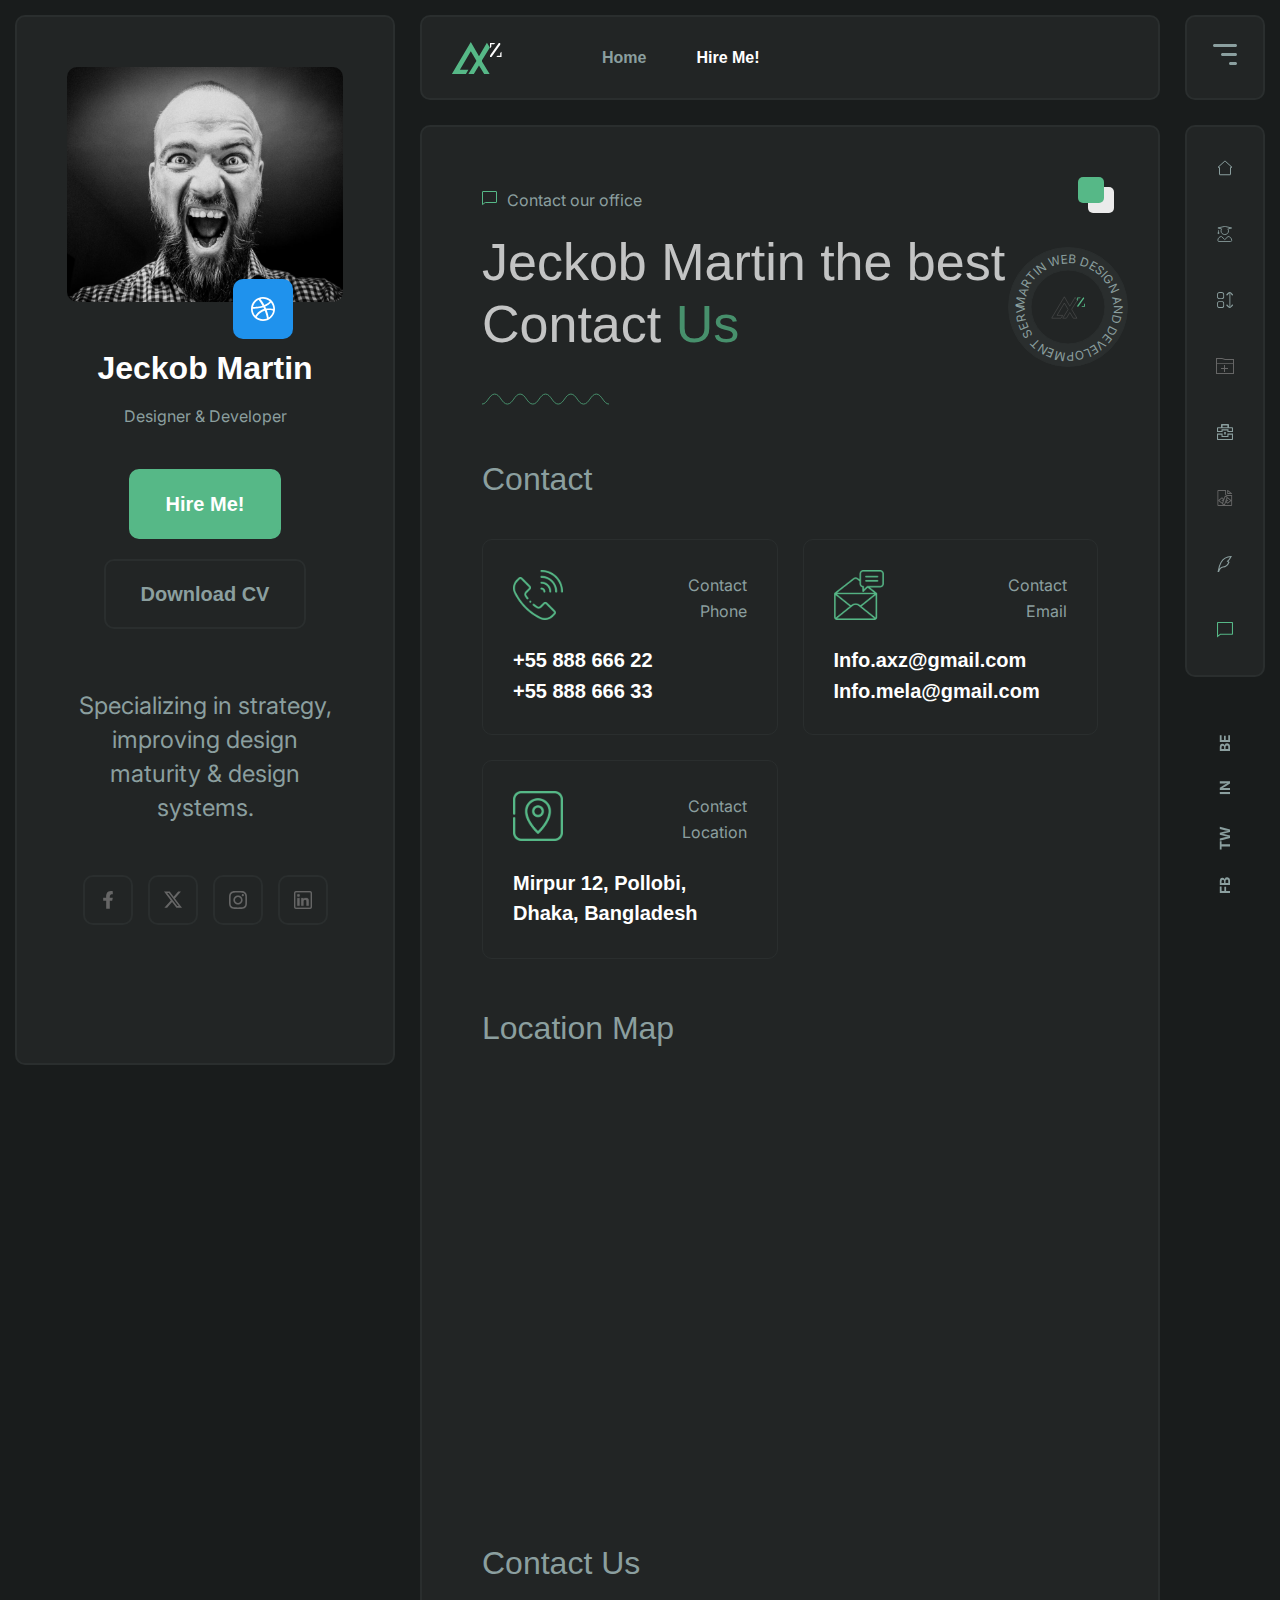
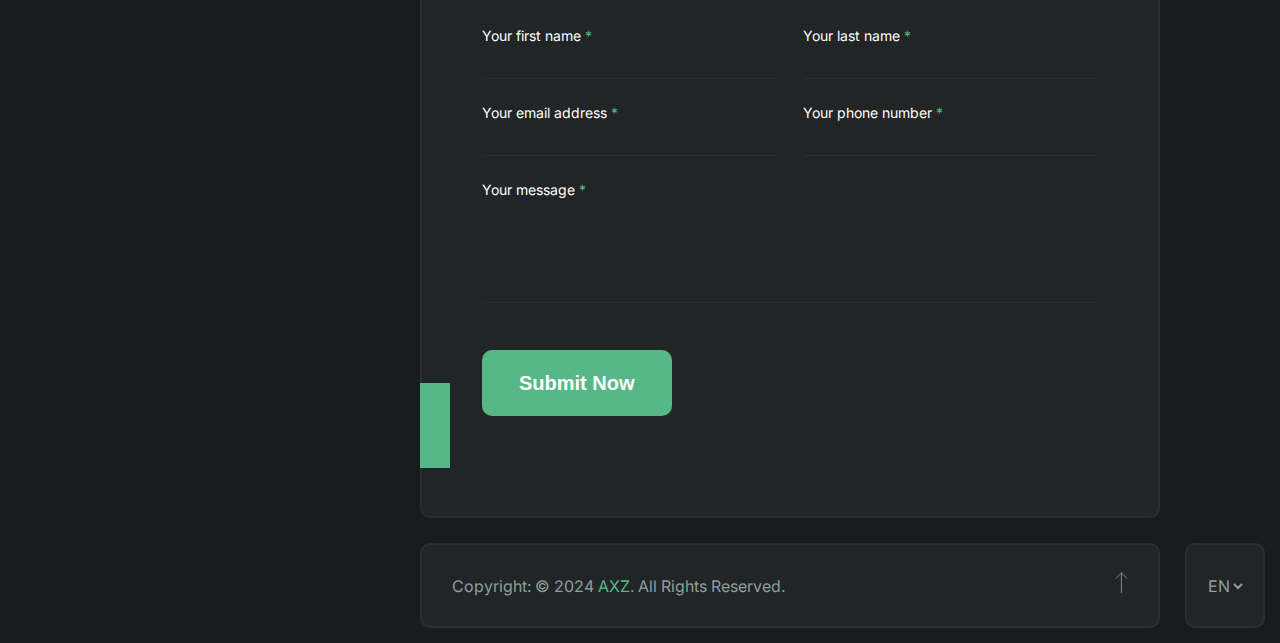
<file: yassmin/creativemela.com/themeforest_html/axz_personal_portfolio_html_template/axz-portfolio-dark/contact.html>
<!DOCTYPE html>
<html lang="en" data-theme="dark" dir="ltr">

<!-- Mirrored from creativemela.com/themeforest_html/axz_personal_portfolio_html_template/axz-portfolio-dark/contact.html by HTTrack Website Copier/3.x [XR&CO'2014], Thu, 21 Mar 2024 11:28:04 GMT -->
<head>
    <meta charset="UTF-8">
    <meta name="viewport" content="width=device-width, initial-scale=1.0">
    <meta name="description" content="AXZ - Template for Seamless Personal Portfolio HTML5 Template">
    <meta name="keywords" content="CV, Personal, Writer, Designer, Developer">
    <meta name="robots" content="index, follow">
    <meta name="author" content="Creativemela">
    <title>AXZ - Template for Seamless Personal Portfolio HTML5 Template</title>
    <!-- favicon -->
     <link rel="icon" type="image/png" href="assets/img/logo/favicon.png">
    <!-- animate css -->
    <link rel="stylesheet" href="assets/css/animate.min.css">
    <!-- swiper slider css -->
    <link rel="stylesheet" href="assets/css/swiper__bundle.css">
    <!-- normalize css -->
    <link rel="stylesheet" href="assets/css/normalize.css">
    <!-- style css -->
    <link rel="stylesheet" href="assets/css/style.css">
</head>
<body>

    <div class="cm-content" data-barba="wrapper">
        <div class="container">
            <!-- mobile menu -->
            <div class="cm-mobile-menu">
                <div class="cm-header-menu mode">
                    <div class="menu-left">
                        <div class="logo-area">
                            
                            <a href="index.html"><img class="dark" src="assets/img/logo/dark-logo.svg" alt="axz"></a>
                        </div>
                        <div class="header-menu">
                            <ul class="list-unstyled">
                                <li><a href="index.html">Home</a></li>
                                <li><a href="contact.html" class="hire">Hire Me!</a></li>
                            </ul>
                        </div>
                    </div>
                    <div class="cm-functionality cm-right">
                        <div class="offcanvase">
                            <img src="assets/img/icons/bars.svg" alt="menu-bar" class="svg">
                        </div>
                    </div>
                </div>
            </div>
            <!-- mobile menu end -->
            <!-- author -->
            <div class="cm-author-view mode sticky-top">
                <div class="cm-author-content ">
                    <div class="cm-author-image m-img">
                        <img src="assets/img/author/author.jpg" alt="">
                        <a href="#" class="author-dribble-link">
                            <img src="assets/img/icons/dribble.svg" alt="">
                        </a>
                    </div>
                    <div class="cm-author-info">
                        <h3 class="cm-author-name">Jeckob Martin</h3>
                        <span class="cm-author-designation">Designer & Developer</span>
                    </div>
                    <div class="cm-author-hiring">
                        <a href="#" class="cm-btn primary">Hire Me!</a>
                        <a href="#" class="cm-btn">Download CV</a>
                    </div>
                    <div class="cm-author-description">
                        <p>Specializing in strategy, improving design maturity & design systems.</p>
                    </div>
                    <div class="cm-author-social-links">
                        <a href="#" class="social-links">
                           <img src="assets/img/icons/facebook.svg" alt="facebook" height="18" width="18" class="svg">
                        </a>
                        <a href="#" class="social-links">
                            <img src="assets/img/icons/twitter-x.svg" alt="twitter-x" height="18" width="18" class="svg">
                        </a>
                        <a href="#" class="social-links">
                            <img src="assets/img/icons/instagram.svg" alt="instagram" height="18" width="18" class="svg">
                        </a>
                        <a href="#" class="social-links">
                            <img src="assets/img/icons/linkedin.svg" alt="linkedin" height="18" width="18" class="svg">
                        </a>
                    </div>
                </div>
            </div>
            <!-- author end -->
            <!-- main content -->
            <div class="cm-axz-content">
                <!-- header area -->
                <div class="cm-header sticky-top">
                    <div class="cm-header-menu mode">
                        <div class="menu-left">
                            <div class="logo-area">
                                
                                <a href="index.html"><img class="dark" src="assets/img/logo/dark-logo.svg" alt="axz"></a>
                            </div>
                            <div class="header-menu">
                                <ul class="list-unstyled">
                                    <li><a href="index.html">Home</a></li>
                                    <li><a href="contact.html" class="hire">Hire Me!</a></li>
                                </ul>
                            </div>
                        </div>
                    </div>
                </div>
                <!-- header area end -->

                <!-- content section -->
                <div class="cm-content-area"  data-barba="container" data-barba-namespace="contact">
                    <div class="cm-content-box mode">
                        <div class="cm-content-item cm-page-template">
                            <div class="cm-content-item__top">
                                <div class="top-right-bg"></div>
                                <div class="cm-content-circle">
                                    <svg class="circle" viewBox="0 0 100 100" width="120" height="120">
                                        <defs>
                                            <path id="circle" d="M 50, 50 m -37, 0 a 37,37 0 1,1 74,0 a 37,37 0 1,1 -74,0">
                                            </path>
                                        </defs>
                                        <text>
                                            <textPath xlink:href="#circle">Martin Web Design and Development Service Company
                                            </textPath>
                                        </text>
                                    </svg>
                                    <div class="circle-logo">
                                        <img src="assets/img/logo/circle-logo.svg" alt="">
                                    </div>
                                </div>
                                <div class="cm-content-sub">
                                    <div class="icon">
                                        <img class="svg" src="assets/img/icons/contact.svg" alt="">
                                    </div>
                                    <p>Contact our office</p>
                                </div>
                                <h1 class="main-title">
                                    Jeckob Martin the best <br>
                                     Contact <span>Us</span>
                                     <u>
                                        <img src="assets/img/content/line.svg" alt="">
                                    </u>
                                </h1>
                            </div>
    
                          <!-- contact content -->
                            <div class="cm-contact-area">
                                <div class="cm-contact-method">
                                    <h3 class="section-title">Contact </h3>
                                    <div class="cm-contact-method__content">
                                        <!-- single contact item -->
                                        <div class="single-contact-item">
                                            <div class="single-contact-item__top">
                                                <div class="cm-icon"><img src="assets/img/icons/phone-call.svg" alt="call" height="50" width="50"></div>
                                                <div class="cm-text">
                                                    <p>Contact Phone</p>
                                                </div>
                                            </div>
                                            <div class="single-contact-item__bottom">
                                                <a href="callto:5555">+55 888 666 22</a>
                                                <a href="callto:5555">+55 888 666 33</a>
                                            </div>
                                        </div>
                                        <!-- single contact item end -->
                                        <!-- single contact item -->
                                        <div class="single-contact-item">
                                            <div class="single-contact-item__top">
                                                <div class="cm-icon">
                                                    <img src="assets/img/icons/mail-open.svg" alt="mail-open" height="50" width="50"></div>
                                                <div class="cm-text">
                                                    <p>Contact Email</p>
                                                </div>
                                            </div>
                                            <div class="single-contact-item__bottom">
                                                <a href="mailto:Info.axz@gmail.com">Info.axz@gmail.com</a>
                                                <a href="mailto:Info.axz@gmail.com">Info.mela@gmail.com</a>
                                            </div>
                                        </div>
                                        <!-- single contact item end -->
                                        <!-- single contact item -->
                                        <div class="single-contact-item">
                                            <div class="single-contact-item__top">
                                                <div class="cm-icon">
                                                    <img src="assets/img/icons/location-dot.svg" alt="location" height="50" width="50">
                                                </div>
                                                <div class="cm-text">
                                                    <p>Contact Location</p>
                                                </div>
                                            </div>
                                            <div class="single-contact-item__bottom">
                                                <p class="location-text">
                                                    Mirpur 12, Pollobi, <br>
                                                    Dhaka, Bangladesh
                                                </p>
                                            </div>
                                        </div>
                                        <!-- single contact item end -->
                                    </div>
                                </div>
                                <!-- location map -->
                                <div class="cm-location-map">
                                    <h3 class="section-title">Location Map</h3>
                                    <div class="cm-location-map__content">
                                        <div class="cm-map-iframe">
                                            <iframe src="https://maps.google.com/maps?width=100%25&amp;height=600&amp;hl=en&amp;q=Mirpur%20Dhaka+(Martin)&amp;t=&amp;z=14&amp;ie=UTF8&amp;iwloc=B&amp;output=embed"></iframe>
                                        </div>
                                    </div>
                                </div>
                                <!-- contact form -->
                                <div class="cm-contact-form">
                                    <h3 class="section-title">Contact Us</h3>
                                    <div class="cm-contact-form__content">
                                        <form action="https://creativemela.com/themeforest_html/axz_personal_portfolio_html_template/axz-portfolio-dark/mail-sender.php" method="POST" class="cm-form">
                                            <div class="single-input">
                                                <div class="single-input__item">
                                                    <label for="fname">Your first name <span>*</span></label>
                                                    <input type="text" name="fname" id="fname" required>
                                                </div>
                                                <div class="single-input__item">
                                                    <label for="lname">Your last name <span>*</span></label>
                                                    <input type="text" name="lname" id="lname" required>
                                                </div>
                                            </div>
                                            <div class="single-input">
                                                <div class="single-input__item">
                                                    <label for="email">Your email address <span>*</span></label>
                                                    <input type="email" name="email" id="email" required>
                                                </div>
                                                <div class="single-input__item">
                                                    <label for="phone">Your phone number <span>*</span></label>
                                                    <input type="number" name="phone" id="phone" required>
                                                </div>
                                            </div>
                                            <div class="single-input">
                                                <div class="single-input__item w-full">
                                                    <label for="msg">Your message <span>*</span></label>
                                                   <textarea name="msg" id="msg" required></textarea>
                                                </div>
                                            </div>
                                            <button type="submit" class="cm-btn primary">Submit Now</button>
                                        </form>
                                        <!-- message sending notification -->
                                        <div class="contact__msg mt-40"></div>
                                    </div>
                                </div>
                            </div>
                          <!-- contact content end -->
                        </div>
                    </div>
                </div>
                <!-- content section end -->
                <!-- footer area -->
                <div class="cm-footer">
                    <div class="cm-footer-content mode">
                        <p>Copyright: © 2024 <a href="index.html">AXZ</a>. All Rights Reserved.</p>
                        <a href="#top"><img src="assets/img/icons/arrow-top.svg" alt="arrow-top" width="13" height="25" class="svg"></a>
                    </div>
                </div>
                <!-- footer area end -->
            </div>
            <!-- main content end -->
            <!-- navigation menu -->
            <div class="cm-navigation">
                <div class="cm-header-menu-bar sticky-top mode">
                    <div class="icon offcanvase">
                       <img src="assets/img/icons/bars.svg" alt="menu" class="svg">
                    </div>
                </div>
                 <!-- tab item -->
                 <div class="cm-tab-item ">
                    <div class="tab-item-wrapper">
                        <div class="tab-action-item mode">
                            <ul>
                                <li><a data-title="Home" class="link" href="index.html"><img src="assets/img/icons/home.svg" width="18" height="16" alt="home" class="svg"></a></li>
                                <li><a data-title="About" class="link" href="about.html"><img src="assets/img/icons/about.svg" width="18" height="16" alt="about" class="svg"></a></li>
                                <li><a data-title="Service" class="link" href="service.html"><img src="assets/img/icons/service.svg" width="18" height="16" alt="service" class="svg"></a></li>
                                <li><a data-title="Portfolio" class="link" href="portfolio.html"><img src="assets/img/icons/portfolio.svg" width="18" height="16" alt="portfolio" class="svg"></a></li>
                                <li><a data-title="Education" class="link" href="education.html"><img src="assets/img/icons/education.svg" width="18" height="16" alt="education" class="svg"></a></li>
                                <li><a data-title="Pricing" class="link" href="pricing.html"><img src="assets/img/icons/pricing.svg" width="18" height="16" alt="pricing" class="svg"></a></li>
                                <li><a data-title="Blog" class="link" href="blog.html"><img src="assets/img/icons/blog.svg" width="18" height="16" alt="blog" class="svg"></a></li>
                                <li><a data-title="Contact" class="link" href="contact.html"><img src="assets/img/icons/contact.svg" width="18" height="16" alt="contact" class="svg"></a></li>
                            </ul>
                        </div>
                        <div class="cm-social-link-text">
                            <ul>
                                <li><a href="#">fb</a></li>
                                <li><a href="#">tw</a></li>
                                <li><a href="#">in</a></li>
                                <li><a href="#">be</a></li>
                            </ul>
                        </div>
                    </div>
                </div>
                <!-- language switcher -->
                <div class="cm-language-switcher mode">
                    <div class="language-switcher">
                        <select name="lang" id="language">
                            <option value="ar">En</option>
                            <option value="ar">Ar</option>
                        </select>
                    </div>
                </div>
            </div>
            <!-- navigation menu end -->
        </div>
    </div>

    <!-- offcanvase menu -->
    <div class="cm-offcanvase">
        <div class="cm-menu-overlay"></div>
        <div class="cm-menu-inner">
            <div class="cm-close-icon"><img src="assets/img/icons/x-lg.svg" alt=""></div>
            <div class="cm-offcanvase__logo logo-area">
                 
                <a href="index.html"><img class="dark" src="assets/img/logo/dark-logo.svg" alt=""></a>
            </div>
            <div class="cm-sidemenu">
                <div class="cm-menu">
                    <ul>
                        <li><a class="link" href="index.html"><img class="svg" src="assets/img/icons/home.svg" alt=""> Home</a></li>
                        <li><a class="link" href="about.html"><img class="svg" src="assets/img/icons/about.svg" alt=""> About</a></li>
                        <li><a class="link" href="service.html"><img class="svg" src="assets/img/icons/service.svg" alt=""> Service</a></li>
                        <li><a class="link" href="portfolio.html"><img class="svg" src="assets/img/icons/portfolio.svg" alt=""> portfolio</a></li>
                        <li><a class="link" href="pricing.html"><img class="svg" src="assets/img/icons/pricing.svg" alt=""> pricing</a></li>
                        <li><a class="link" href="education.html"><img class="svg" src="assets/img/icons/education.svg" alt=""> education</a></li>
                        <li><a class="link" href="blog.html"><img class="svg" src="assets/img/icons/blog.svg" alt=""> blog</a></li>
                        <li><a class="link" href="contact.html"><img class="svg" src="assets/img/icons/contact.svg" alt=""> contact</a></li>
                    </ul>
                </div>
            </div>
            <div class="cm-sidecontact">
                <h6>Contact Me</h6>
                <a href="#">+8801712345678</a>
                <a href="#">axz@axz.com</a>
            </div>
        </div>
    </div>
    <!-- offcanvase menu end -->

    <!-- animation -->
    <div class="animation">
        <div class="animation__screen"></div>
    </div>
    <!-- animation end -->
    
    <!-- jquery -->
    <script src="assets/js/Jquery-3.7.1.js"></script>
    <!-- barba - jquery included -->
    <script src="assets/js/barba.core.js"></script>
    <!-- ajax contact form js -->
    <script src="assets/js/ajax-contact.js"></script>
    <!-- appear - jquery included -->
    <script src="assets/js/appear.min.js"></script>
    <!-- imageloaded pkgd - jquery included -->
    <script src="assets/js/imagesloaded.pkgd.min.js"></script>
    <!-- swiper - jquery included -->
    <script src="assets/js/swiper-bundle-min.js"></script>
    <!-- svginject - jquery included -->
    <script src="assets/js/svginject.min.js"></script>
    <!-- gsap animation -->
    <script src="assets/js/gsap/gsap-3.12.3.js"></script>
    <!-- main js -->
    <script src="assets/js/main.js"></script>
</body>


<!-- Mirrored from creativemela.com/themeforest_html/axz_personal_portfolio_html_template/axz-portfolio-dark/contact.html by HTTrack Website Copier/3.x [XR&CO'2014], Thu, 21 Mar 2024 11:28:06 GMT -->
</html>
</file>
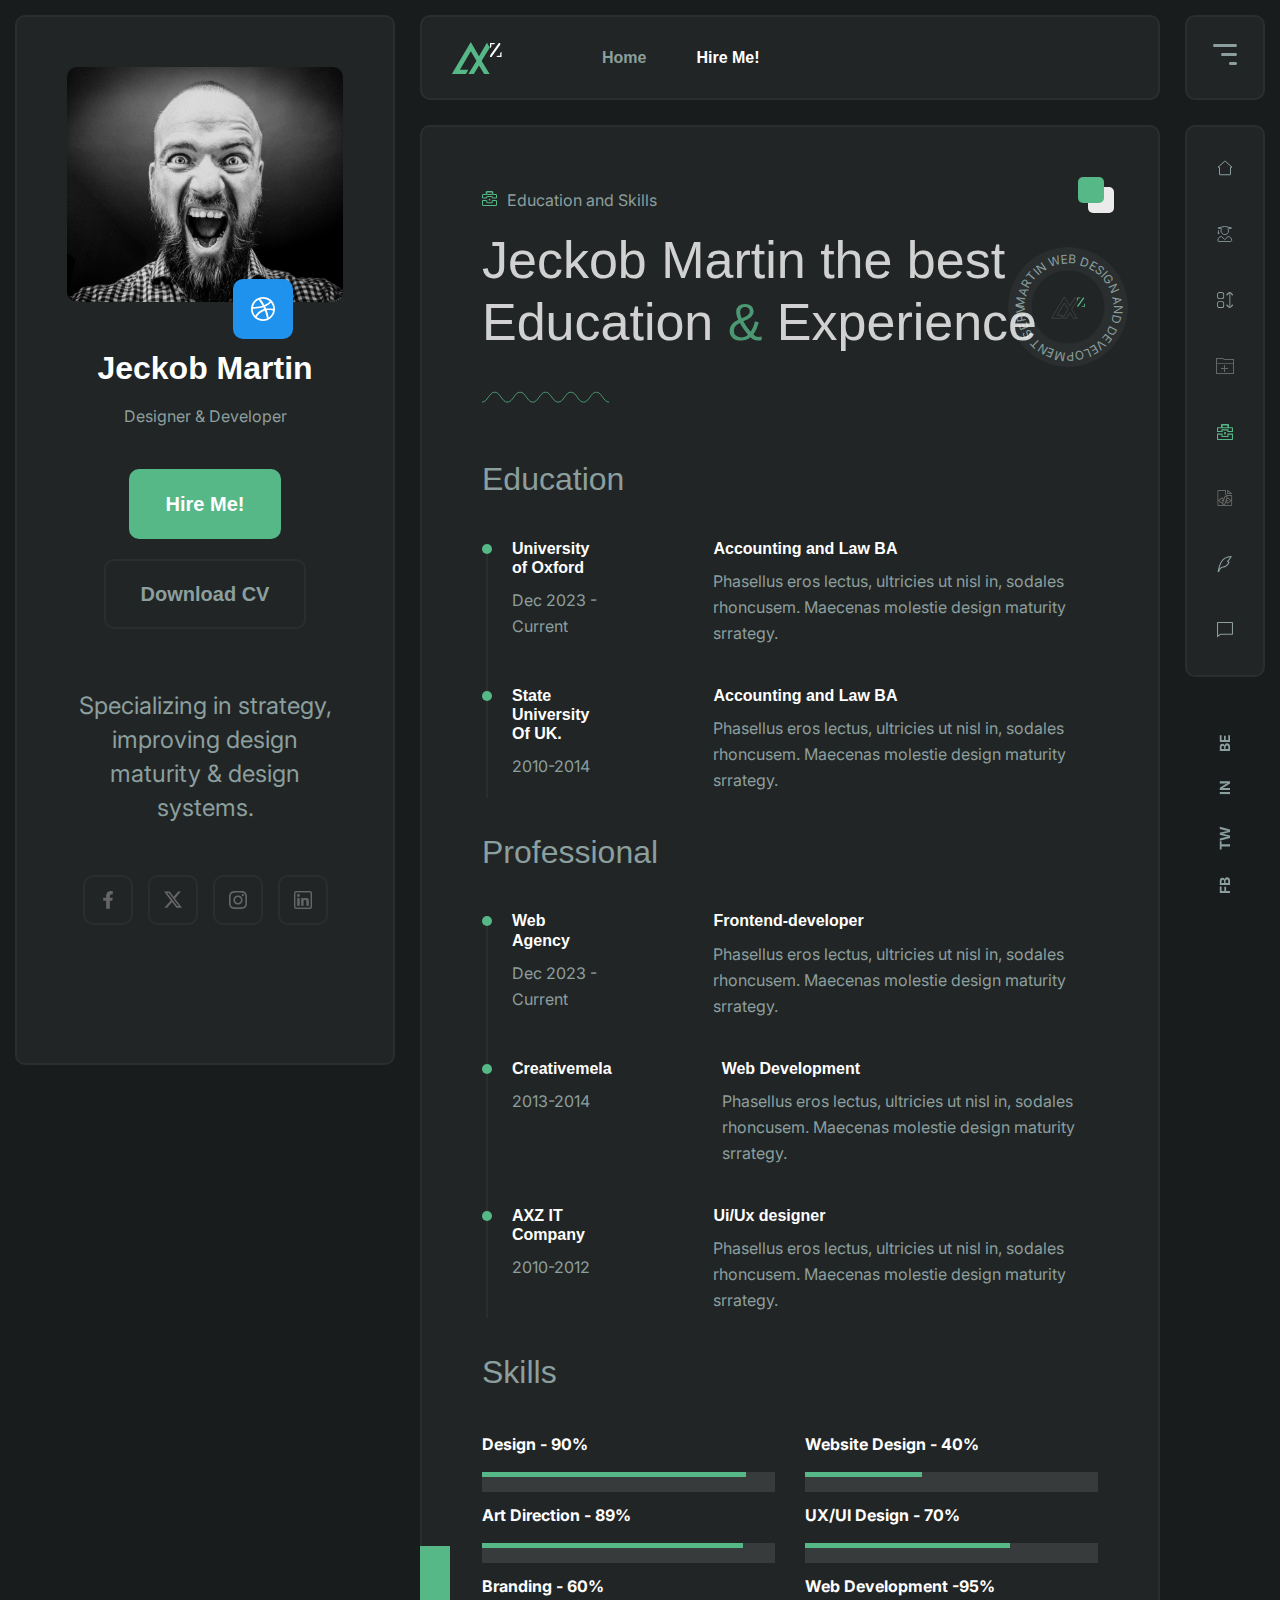
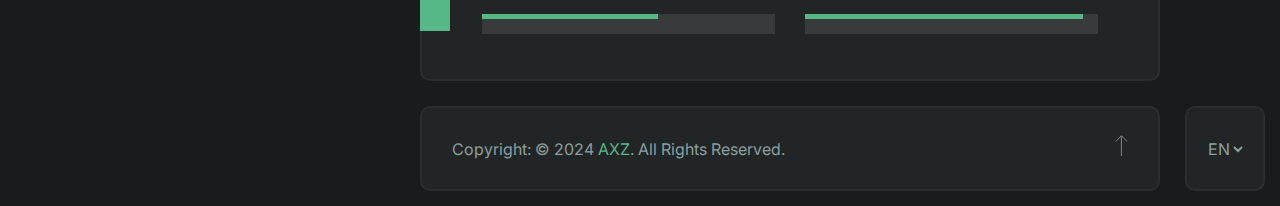
<file: yassmin/creativemela.com/themeforest_html/axz_personal_portfolio_html_template/axz-portfolio-dark/education.html>
<!DOCTYPE html>
<html lang="en" data-theme="dark" dir="ltr">

<!-- Mirrored from creativemela.com/themeforest_html/axz_personal_portfolio_html_template/axz-portfolio-dark/education.html by HTTrack Website Copier/3.x [XR&CO'2014], Thu, 21 Mar 2024 11:28:11 GMT -->
<head>
    <meta charset="UTF-8">
    <meta name="viewport" content="width=device-width, initial-scale=1.0">
    <meta name="description" content="AXZ - Template for Seamless Personal Portfolio HTML5 Template">
    <meta name="keywords" content="CV, Personal, Writer, Designer, Developer">
    <meta name="robots" content="index, follow">
    <meta name="author" content="Creativemela">
    <title>AXZ - Template for Seamless Personal Portfolio HTML5 Template</title>
    <!-- favicon -->
     <link rel="icon" type="image/png" href="assets/img/logo/favicon.png">
    <!-- animate css -->
    <link rel="stylesheet" href="assets/css/animate.min.css">
    <!-- swiper slider css -->
    <link rel="stylesheet" href="assets/css/swiper__bundle.css">
    <!-- normalize css -->
    <link rel="stylesheet" href="assets/css/normalize.css">
    <!-- style css -->
    <link rel="stylesheet" href="assets/css/style.css">
</head>
    <body>
        <div class="cm-content" data-barba="wrapper">
            <div class="container">
                <!-- mobile menu -->
                <div class="cm-mobile-menu">
                    <div class="cm-header-menu mode">
                        <div class="menu-left">
                            <div class="logo-area">
                                
                                <a href="index.html"><img class="dark" src="assets/img/logo/dark-logo.svg" alt="axz"></a>
                            </div>
                            <div class="header-menu">
                                <ul class="list-unstyled">
                                    <li><a href="index.html">Home</a></li>
                                    <li><a href="contact.html" class="hire">Hire Me!</a></li>
                                </ul>
                            </div>
                        </div>
                        <div class="cm-functionality cm-right">
                             
                            <div class="offcanvase">
                                <img src="assets/img/icons/bars.svg" alt="menu-bar" class="svg">
                            </div>
                        </div>
                    </div>
                </div>
                <!-- mobile menu end -->

                <!-- author -->
                <div class="cm-author-view mode sticky-top">
                    <div class="cm-author-content ">
                        <div class="cm-author-image m-img">
                            <img src="assets/img/author/author.jpg" alt="">
                             <a href="#" class="author-dribble-link">
                                <img src="assets/img/icons/dribble.svg" alt="">
                            </a>
                        </div>
                        <div class="cm-author-info">
                            <h3 class="cm-author-name">Jeckob Martin</h3>
                            <span class="cm-author-designation">Designer & Developer</span>
                        </div>
                        <div class="cm-author-hiring">
                            <a href="contact.html" class="cm-btn primary">Hire Me!</a>
                            <a href="#" class="cm-btn">Download CV</a>
                        </div>
                        <div class="cm-author-description">
                            <p>Specializing in strategy, improving design maturity & design systems.</p>
                        </div>
                        <div class="cm-author-social-links">
                            <a href="#" class="social-links">
                            <img src="assets/img/icons/facebook.svg" alt="facebook" height="18" width="18" class="svg">
                            </a>
                            <a href="#" class="social-links">
                                <img src="assets/img/icons/twitter-x.svg" alt="twitter-x" height="18" width="18" class="svg">
                            </a>
                            <a href="#" class="social-links">
                                <img src="assets/img/icons/instagram.svg" alt="instagram" height="18" width="18" class="svg">
                            </a>
                            <a href="#" class="social-links">
                                <img src="assets/img/icons/linkedin.svg" alt="linkedin" height="18" width="18" class="svg">
                            </a>
                        </div>
                    </div>
                </div>
                <!-- author end -->

                <!-- main content -->
                <div class="cm-axz-content">
                    <!-- header area -->
                    <div class="cm-header sticky-top">
                        <div class="cm-header-menu mode">
                            <div class="menu-left">
                                <div class="logo-area">
                                    
                                    <a href="index.html"><img class="dark" src="assets/img/logo/dark-logo.svg" alt="axz"></a>
                                </div>
                                <div class="header-menu">
                                    <ul class="list-unstyled">
                                        <li><a href="index.html">Home</a></li>
                                        <li><a href="contact.html" class="hire">Hire Me!</a></li>
                                    </ul>
                                </div>
                            </div>
                             
                        </div>
                    </div>
                    <!-- header area end -->

                    <!-- content section -->
                    <div class="cm-content-area"  data-barba="container" data-barba-namespace="education">
                        <div class="cm-content-box mode">
                            <div class="cm-content-item cm-page-template">
                                <div class="cm-content-item__top">
                                    <div class="top-right-bg"></div>
                                    <div class="cm-content-circle">
                                        <svg class="circle" viewBox="0 0 100 100" width="120" height="120">
                                            <defs>
                                                <path id="circle" d="M 50, 50 m -37, 0 a 37,37 0 1,1 74,0 a 37,37 0 1,1 -74,0">
                                                </path>
                                            </defs>
                                            <text font-size="8.75">
                                                <textPath xlink:href="#circle">Martin Web Design and Development Service Company
                                                </textPath>
                                            </text>
                                        </svg>
                                        <div class="circle-logo">
                                            <img src="assets/img/logo/circle-logo.svg" alt="">
                                        </div>
                                    </div>
                                    <div class="cm-content-sub">
                                        <div class="icon">
                                        <img class="svg" src="assets/img/icons/education.svg" alt="education">
                                        </div>
                                        <p>Education and Skills</p>
                                    </div>
                                    <h1 class="main-title">
                                        Jeckob Martin the best <br> Education <span>&</span> Experience
                                        <u>
                                            <img src="assets/img/content/line.svg" alt="">
                                        </u>
                                    </h1>
                                </div>
                                <!-- education -->
                                <div class="cm-education-education">
                                    <div class="single-info-item">
                                        <h3>Education</h3>
                                        <div class="cm-education-timeline-content">
                                            <div class="education-timeline">
                                                <div class="left-side">
                                                    <h6 class="uni-name">University of Oxford</h6>
                                                    <p>Dec 2023 - Current</p>
                                                </div>
                                                <div class="right-side">
                                                    <h6 class="degree">Accounting and Law BA</h6>
                                                    <p>Phasellus eros lectus, ultricies ut nisl in, sodales rhoncusem. Maecenas
                                                        molestie design maturity srrategy.</p>
                                                </div>
                                            </div>
                                            <div class="education-timeline">
                                                <div class="left-side">
                                                    <h6 class="uni-name">State University Of UK.</h6>
                                                    <p>2010-2014</p>
                                                </div>
                                                <div class="right-side">
                                                    <h6 class="degree">Accounting and Law BA</h6>
                                                    <p>Phasellus eros lectus, ultricies ut nisl in, sodales rhoncusem. Maecenas
                                                        molestie design maturity srrategy.</p>
                                                </div>
                                            </div>
                                        </div>
                                    </div>
                                    <!-- timeline two -->
                                    <div class="single-info-item">
                                        <h3>Professional</h3>
                                        <div class="cm-education-timeline-content">
                                            <div class="education-timeline">
                                                <div class="left-side">
                                                    <h6 class="uni-name">Web Agency</h6>
                                                    <p>Dec 2023 - Current</p>
                                                </div>
                                                <div class="right-side">
                                                    <h6 class="degree">Frontend-developer</h6>
                                                    <p>Phasellus eros lectus, ultricies ut nisl in, sodales rhoncusem. Maecenas
                                                        molestie design maturity srrategy.</p>
                                                </div>
                                            </div>
                                            <div class="education-timeline">
                                                <div class="left-side">
                                                    <h6 class="uni-name">Creativemela</h6>
                                                    <p>2013-2014</p>
                                                </div>
                                                <div class="right-side">
                                                    <h6 class="degree">Web Development</h6>
                                                    <p>Phasellus eros lectus, ultricies ut nisl in, sodales rhoncusem. Maecenas
                                                        molestie design maturity srrategy.</p>
                                                </div>
                                            </div>
                                            <div class="education-timeline">
                                                <div class="left-side">
                                                    <h6 class="uni-name">AXZ IT Company</h6>
                                                    <p>2010-2012</p>
                                                </div>
                                                <div class="right-side">
                                                    <h6 class="degree">Ui/Ux designer</h6>
                                                    <p>Phasellus eros lectus, ultricies ut nisl in, sodales rhoncusem. Maecenas
                                                        molestie design maturity srrategy.</p>
                                                </div>
                                            </div>
                                        </div>
                                    </div>
                                    <!-- timeline two -->
                                    <div class="single-info-item">
                                        <div class="cm-row">
                                            <h3>Skills</h3>
                                            <div class="cm-skill-container">
                                                <div class="single-skill-item">
                                                    <div class="expertise__single">
                                                        <p class="expertise__title">Design - <span>90%</span></p>
                                                        <div class="progress">
                                                            <div class="progress-bar" role="progressbar" style="width: 90%"
                                                                aria-valuenow="90" aria-valuemin="0" aria-valuemax="100"></div>
                                                        </div>
                                                    </div>
                                                    <div class="expertise__single">
                                                        <p class="expertise__title">art direction - <span>89%</span></p>
                                                        <div class="progress">
                                                            <div class="progress-bar" role="progressbar" style="width: 89%"
                                                                aria-valuenow="89" aria-valuemin="0" aria-valuemax="100"></div>
                                                        </div>
                                                    </div>
                                                    <div class="expertise__single">
                                                        <p class="expertise__title">branding - <span>60%</span></p>
                                                        <div class="progress">
                                                            <div class="progress-bar" role="progressbar" style="width: 60%"
                                                                aria-valuenow="60" aria-valuemin="0" aria-valuemax="100"></div>
                                                        </div>
                                                    </div>
                                                </div>
                                                <div class="single-skill-item cm-md-5">
                                                    <div class="expertise__single">
                                                        <p class="expertise__title">Website Design - <span>40%</span></p>
                                                        <div class="progress">
                                                            <div class="progress-bar" role="progressbar" style="width: 40%"
                                                                aria-valuenow="40" aria-valuemin="0" aria-valuemax="100"></div>
                                                        </div>
                                                    </div>
                                                    <div class="expertise__single">
                                                        <p class="expertise__title">UX/UI design - <span>70%</span></p>
                                                        <div class="progress">
                                                            <div class="progress-bar" role="progressbar" style="width: 70%"
                                                                aria-valuenow="70" aria-valuemin="0" aria-valuemax="100"></div>
                                                        </div>
                                                    </div>
                                                    <div class="expertise__single">
                                                        <p class="expertise__title">Web Development -<span>95%</span></p>
                                                        <div class="progress">
                                                            <div class="progress-bar" role="progressbar" style="width: 95%"
                                                                aria-valuenow="95" aria-valuemin="0" aria-valuemax="100"></div>
                                                        </div>
                                                    </div>
                                                </div>
                                            </div>
                                        </div>
                                    </div>
                                </div>
                            </div>
                        </div>
                    </div>
                    <!-- content section end -->

                    <!-- footer area -->
                    <div class="cm-footer">
                        <div class="cm-footer-content mode">
                            <p>Copyright: © 2024 <a href="index.html">AXZ</a>. All Rights Reserved.</p>
                            <a href="#top"><img src="assets/img/icons/arrow-top.svg" alt="arrow-top" width="13" height="25" class="svg"></a>
                        </div>
                    </div>
                    <!-- footer area end -->
                </div>

                <!-- navigation menu -->
                <div class="cm-navigation">
                    <div class="cm-header-menu-bar sticky-top mode">
                        <div class="icon offcanvase">
                        <img src="assets/img/icons/bars.svg" alt="menu" class="svg">
                        </div>
                    </div>
                    <!-- tab item -->
                    <div class="cm-tab-item ">
                        <div class="tab-item-wrapper">
                            <div class="tab-action-item mode">
                                <ul>
                                    <li><a data-title="Home" class="link" href="index.html"><img src="assets/img/icons/home.svg" width="18" height="16" alt="home" class="svg"></a></li>
                                    <li><a data-title="About" class="link" href="about.html"><img src="assets/img/icons/about.svg" width="18" height="16" alt="about" class="svg"></a></li>
                                    <li><a data-title="Service" class="link" href="service.html"><img src="assets/img/icons/service.svg" width="18" height="16" alt="service" class="svg"></a></li>
                                    <li><a data-title="Portfolio" class="link" href="portfolio.html"><img src="assets/img/icons/portfolio.svg" width="18" height="16" alt="portfolio" class="svg"></a></li>
                                    <li><a data-title="Education" class="link" href="education.html"><img src="assets/img/icons/education.svg" width="18" height="16" alt="education" class="svg"></a></li>
                                    <li><a data-title="Pricing" class="link" href="pricing.html"><img src="assets/img/icons/pricing.svg" width="18" height="16" alt="pricing" class="svg"></a></li>
                                    <li><a data-title="Blog" class="link" href="blog.html"><img src="assets/img/icons/blog.svg" width="18" height="16" alt="blog" class="svg"></a></li>
                                    <li><a data-title="Contact" class="link" href="contact.html"><img src="assets/img/icons/contact.svg" width="18" height="16" alt="contact" class="svg"></a></li>
                                </ul>
                            </div>
                            <div class="cm-social-link-text">
                                <ul>
                                    <li><a href="#">fb</a></li>
                                    <li><a href="#">tw</a></li>
                                    <li><a href="#">in</a></li>
                                    <li><a href="#">be</a></li>
                                </ul>
                            </div>
                        </div>
                    </div>
                    <!-- language switcher -->
                    <div class="cm-language-switcher mode">
                        <div class="language-switcher">
                            <select name="lang" id="language">
                                <option value="ar">En</option>
                                <option value="ar">Ar</option>
                            </select>
                        </div>
                    </div>
                </div>
                <!-- navigation menu -->
            </div>
        </div>

        <!-- offcanvase menu -->
        <div class="cm-offcanvase">
            <div class="cm-menu-overlay"></div>
            <div class="cm-menu-inner">
                <div class="cm-close-icon"><img src="assets/img/icons/x-lg.svg" alt=""></div>
                <div class="cm-offcanvase__logo logo-area">
                     
                    <a href="index.html"><img class="dark" src="assets/img/logo/dark-logo.svg" alt=""></a>
                </div>
                <div class="cm-sidemenu">
                    <div class="cm-menu">
                        <ul>
                            <li><a class="link" href="index.html"><img class="svg" src="assets/img/icons/home.svg" alt=""> Home</a></li>
                            <li><a class="link" href="about.html"><img class="svg" src="assets/img/icons/about.svg" alt=""> About</a></li>
                            <li><a class="link" href="service.html"><img class="svg" src="assets/img/icons/service.svg" alt=""> Service</a></li>
                            <li><a class="link" href="portfolio.html"><img class="svg" src="assets/img/icons/portfolio.svg" alt=""> portfolio</a></li>
                            <li><a class="link" href="pricing.html"><img class="svg" src="assets/img/icons/pricing.svg" alt=""> pricing</a></li>
                            <li><a class="link" href="education.html"><img class="svg" src="assets/img/icons/education.svg" alt=""> education</a></li>
                            <li><a class="link" href="blog.html"><img class="svg" src="assets/img/icons/blog.svg" alt=""> blog</a></li>
                            <li><a class="link" href="contact.html"><img class="svg" src="assets/img/icons/contact.svg" alt=""> contact</a></li>
                        </ul>
                    </div>
                </div>
                <div class="cm-sidecontact">
                    <h6>Contact Me</h6>
                    <a href="#">+8801712345678</a>
                    <a href="#">axz@axz.com</a>
                </div>
            </div>
        </div>
        <!-- offcanvase menu end -->

        <!-- animation -->
        <div class="animation">
            <div class="animation__screen"></div>
        </div>
        <!-- animation end -->
        
        <!-- jquery -->
        <script src="assets/js/Jquery-3.7.1.js"></script>
        <!-- barba - jquery included -->
        <script src="assets/js/barba.core.js"></script>
        <!-- ajax contact form js -->
        <script src="assets/js/ajax-contact.js"></script>
        <!-- appear - jquery included -->
        <script src="assets/js/appear.min.js"></script>
        <!-- imageloaded pkgd - jquery included -->
        <script src="assets/js/imagesloaded.pkgd.min.js"></script>
        <!-- swiper - jquery included -->
        <script src="assets/js/swiper-bundle-min.js"></script>
        <!-- svginject - jquery included -->
        <script src="assets/js/svginject.min.js"></script>
        <!-- gsap animation -->
        <script src="assets/js/gsap/gsap-3.12.3.js"></script>
        <!-- main js -->
        <script src="assets/js/main.js"></script>
    </body>

<!-- Mirrored from creativemela.com/themeforest_html/axz_personal_portfolio_html_template/axz-portfolio-dark/education.html by HTTrack Website Copier/3.x [XR&CO'2014], Thu, 21 Mar 2024 11:28:11 GMT -->
</html>
</file>
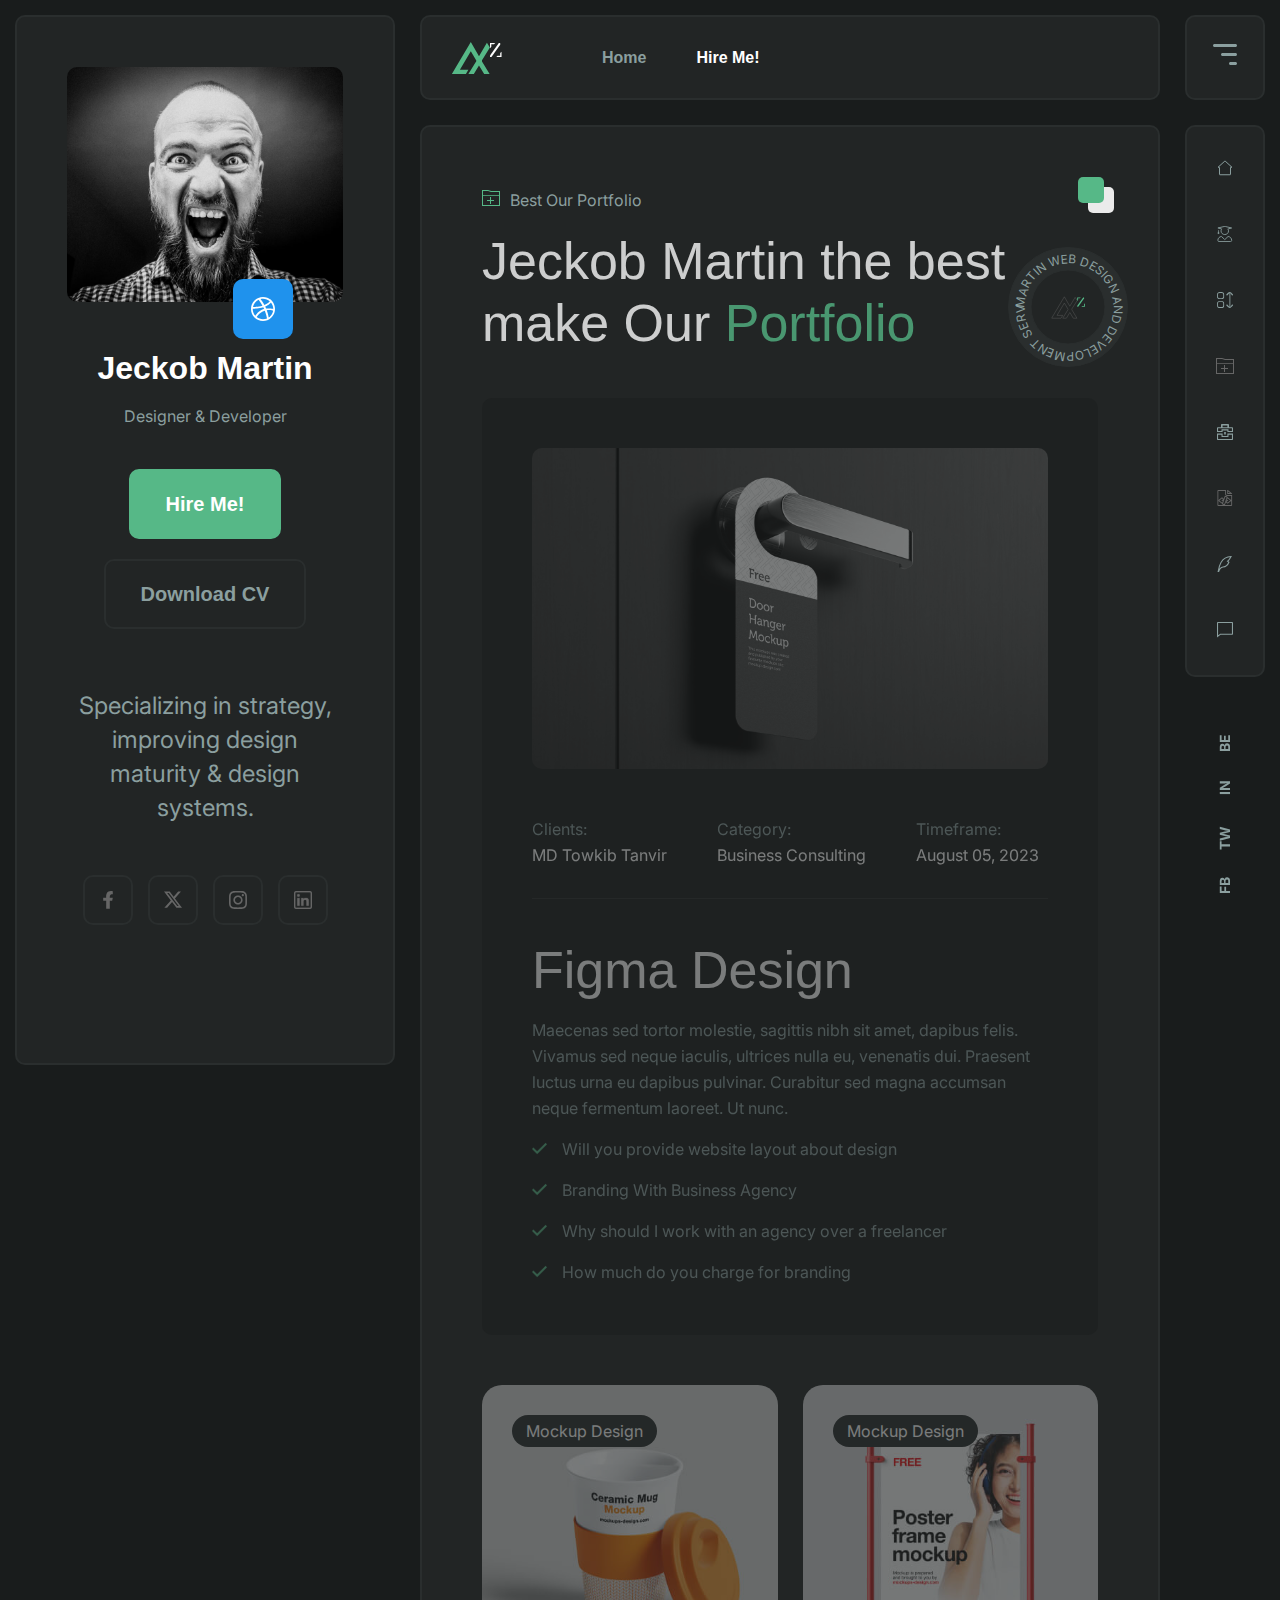
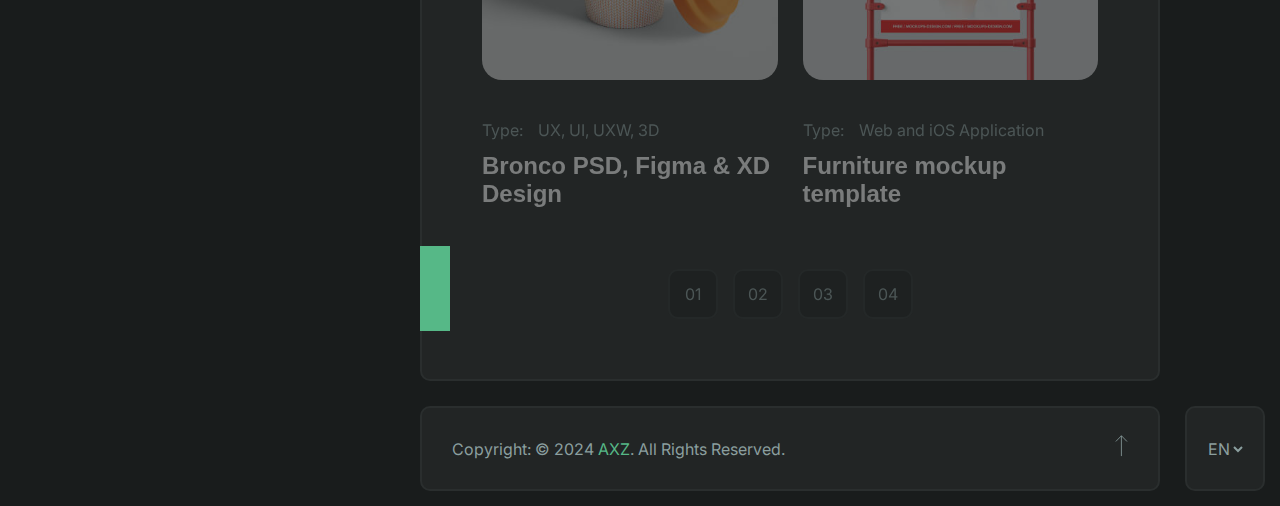
<file: yassmin/creativemela.com/themeforest_html/axz_personal_portfolio_html_template/axz-portfolio-dark/portfolio-details.html>
<!DOCTYPE html>
<html lang="en" data-theme="dark" dir="ltr">

<!-- Mirrored from creativemela.com/themeforest_html/axz_personal_portfolio_html_template/axz-portfolio-dark/portfolio-details.html by HTTrack Website Copier/3.x [XR&CO'2014], Thu, 21 Mar 2024 11:28:14 GMT -->
<head>
    <meta charset="UTF-8">
    <meta name="viewport" content="width=device-width, initial-scale=1.0">
    <meta name="description" content="AXZ - Template for Seamless Personal Portfolio HTML5 Template">
    <meta name="keywords" content="CV, Personal, Writer, Designer, Developer">
    <meta name="robots" content="index, follow">
    <meta name="author" content="Creativemela">
    <title>AXZ - Template for Seamless Personal Portfolio HTML5 Template</title>
    <!-- favicon -->
     <link rel="icon" type="image/png" href="assets/img/logo/favicon.png">
    <!-- animate css -->
    <link rel="stylesheet" href="assets/css/animate.min.css">
    <!-- swiper slider css -->
    <link rel="stylesheet" href="assets/css/swiper__bundle.css">
    <!-- normalize css -->
    <link rel="stylesheet" href="assets/css/normalize.css">
    <!-- style css -->
    <link rel="stylesheet" href="assets/css/style.css">
</head>
    <body>

        <div class="cm-content" data-barba="wrapper">
            <div class="container">
                <!-- mobile menu -->
                <div class="cm-mobile-menu">
                    <div class="cm-header-menu mode">
                        <div class="menu-left">
                            <div class="logo-area">
                                
                                <a href="index.html"><img class="dark" src="assets/img/logo/dark-logo.svg" alt="axz"></a>
                            </div>
                            <div class="header-menu">
                                <ul class="list-unstyled">
                                    <li><a href="index.html">Home</a></li>
                                    <li><a href="contact.html" class="hire">Hire Me!</a></li>
                                </ul>
                            </div>
                        </div>
                        <div class="cm-functionality cm-right">
                             
                            <div class="offcanvase">
                                <img src="assets/img/icons/bars.svg" alt="menu-bar" class="svg">
                            </div>
                        </div>
                    </div>
                </div>
                <!-- mobile menu end -->

                <!-- author -->
                <div class="cm-author-view mode sticky-top">
                    <div class="cm-author-content ">
                        <div class="cm-author-image m-img">
                            <img src="assets/img/author/author.jpg" alt="">
                             <a href="#" class="author-dribble-link">
                                <img src="assets/img/icons/dribble.svg" alt="">
                            </a>
                        </div>
                        <div class="cm-author-info">
                            <h3 class="cm-author-name">Jeckob Martin</h3>
                            <span class="cm-author-designation">Designer & Developer</span>
                        </div>
                        <div class="cm-author-hiring">
                            <a href="contact.html" class="cm-btn primary">Hire Me!</a>
                            <a href="#" class="cm-btn">Download CV</a>
                        </div>
                        <div class="cm-author-description">
                            <p>Specializing in strategy, improving design maturity & design systems.</p>
                        </div>
                        <div class="cm-author-social-links">
                            <a href="#" class="social-links">
                            <img src="assets/img/icons/facebook.svg" alt="facebook" height="18" width="18" class="svg">
                            </a>
                            <a href="#" class="social-links">
                                <img src="assets/img/icons/twitter-x.svg" alt="twitter-x" height="18" width="18" class="svg">
                            </a>
                            <a href="#" class="social-links">
                                <img src="assets/img/icons/instagram.svg" alt="instagram" height="18" width="18" class="svg">
                            </a>
                            <a href="#" class="social-links">
                                <img src="assets/img/icons/linkedin.svg" alt="linkedin" height="18" width="18" class="svg">
                            </a>
                        </div>
                    </div>
                </div>
                <!-- author end -->
                
                <!-- main content -->
                <div class="cm-axz-content">
                    <!-- header area -->
                    <div class="cm-header sticky-top">
                        <div class="cm-header-menu mode">
                            <div class="menu-left">
                                <div class="logo-area">
                                    
                                    <a href="index.html"><img class="dark" src="assets/img/logo/dark-logo.svg" alt="axz"></a>
                                </div>
                                <div class="header-menu">
                                    <ul class="list-unstyled">
                                        <li><a href="index.html">Home</a></li>
                                        <li><a href="contact.html" class="hire">Hire Me!</a></li>
                                    </ul>
                                </div>
                            </div>
                             
                        </div>
                    </div>
                    <!-- header area end -->

                    <!-- content section -->
                    <div class="cm-content-area"  data-barba="container" data-barba-namespace="portfolio-details">
                        <div class="cm-content-box mode">
                            <div class="cm-content-item cm-page-template">
                                <div class="cm-content-item__top">
                                    <div class="top-right-bg"></div>
                                    <div class="cm-content-circle">
                                        <svg class="circle" viewBox="0 0 100 100" width="120" height="120">
                                            <defs>
                                                <path id="circle" d="M 50, 50 m -37, 0 a 37,37 0 1,1 74,0 a 37,37 0 1,1 -74,0">
                                                </path>
                                            </defs>
                                            <text font-size="8.75">
                                                <textPath xlink:href="#circle">Martin Web Design and Development Service Company
                                                </textPath>
                                            </text>
                                        </svg>
                                        <div class="circle-logo">
                                            <img src="assets/img/logo/circle-logo.svg" alt="">
                                        </div>
                                    </div>
                                    <div class="cm-content-sub">
                                        <div class="icon">
                                        <img class="svg" src="assets/img/icons/portfolio.svg" alt="">
                                        </div>
                                        <p>Best Our Portfolio</p>
                                    </div>
                                    <h1 class="main-title">
                                        Jeckob Martin the best <br>
                                        make Our <span>Portfolio</span>
                                    </h1>
                                </div>
                                <!-- portfolio content -->
                                <div class="cm-portfolio">
                                    <!-- cm portfolio details -->
                                    <div class="cm-portfolio-details mt-50">
                                        <div class="portfolio-content">
                                            <div class="project-thumb">
                                                <img src="assets/img/portfolio/06.jpg" alt="project-thumb">
                                            </div>
                                            <div class="project-meta">
                                                <div class="client">
                                                    <span>Clients:</span>
                                                    <span class="darker">MD Towkib Tanvir</span>
                                                </div>
                                                <div class="category">
                                                    <span>Category:</span>
                                                    <a href="#" class="darker">Business Consulting</a>
                                                </div>
                                                <div class="deadline">
                                                    <span>Timeframe:</span>
                                                    <span class="darker">August 05, 2023</span>
                                                </div>
                                            </div>
                                            <h2 class="project-title">Figma Design</h2>
                                            <p class="project-description">Maecenas sed tortor molestie, sagittis nibh sit amet, dapibus felis. Vivamus sed neque iaculis, ultrices nulla eu, venenatis dui. Praesent luctus urna eu dapibus pulvinar. Curabitur sed magna accumsan neque fermentum laoreet. Ut nunc.</p>
                                            <div class="project-feature">
                                                <ul>
                                                    <li class="project-feature__single">Will you provide website layout about design</li>
                                                    <li class="project-feature__single">Branding With Business Agency</li>
                                                    <li class="project-feature__single">Why should I work with an agency over a freelancer</li>
                                                    <li class="project-feature__single">How much do you charge for branding</li>
                                                </ul>
                                            </div>
                                        </div>
                                    </div>
        
                                    <div class="portfolio-related mt-50">
                                        <div class="cm-portfolio-item">
                                            <!-- single portfolio -->
                                            <div class="single-portfolio-content">
                                                <div class="cm-portfolio-thumb">
                                                    <img src="assets/img/portfolio/04.jpg" alt="portfolio-item">
                                                    <a href="#" class="cm-portfolio-cat">Mockup  Design</a>
                                                    <div class="cm-center-btn">
                                                        <a href="portfolio-details.html" class="cm-round-btn"><img src="assets/img/icons/rotate-arrow.svg" alt="" height="20" width="20">
                                                        </a>
                                                    </div>
                                                </div>
                                                <div class="cm-portfolio-meta">
                                                    <div class="cm-tag">
                                                        <span>Type:</span>
                                                        UX, UI, UXW, 3D
                                                    </div>
                                                    <a class="title" href="#">Bronco PSD, Figma & XD Design</a>
                                                </div>
                                            </div>
                                            <!-- single portfolio -->
                                            <div class="single-portfolio-content">
                                                <div class="cm-portfolio-thumb">
                                                    <img src="assets/img/portfolio/05.jpg" alt="portfolio-item">
                                                    <a href="#" class="cm-portfolio-cat">Mockup  Design</a>
                                                    <div class="cm-center-btn">
                                                        <a href="portfolio-details.html" class="cm-round-btn"><img src="assets/img/icons/rotate-arrow.svg" alt="" height="20" width="20">
                                                        </a>
                                                    </div>
                                                </div>
                                                <div class="cm-portfolio-meta">
                                                    <div class="cm-tag">
                                                        <span>Type:</span>
                                                        Web and iOS Application
                                                    </div>
                                                    <a class="title" href="#">Furniture mockup template</a>
                                                </div>
                                            </div>
                                        </div>
                                        <!-- pagination -->
                                        <div class="cm-site-pagination">
                                            <nav aria-label="pagination-area">
                                                <ul class="pagination">
                                                    <li class="page-item">
                                                        <a class="page-link" href="#" tabindex="0">01</a>
                                                    </li>
                                                    <li class="page-item"><a class="page-link" href="#">02</a></li>
                                                    <li class="page-item"><a class="page-link" href="#">03</a></li>
                                                    <li class="page-item"><a class="page-link" href="#">04</a></li>
                                                </ul>
                                            </nav>
                                        </div>
                                    </div>
                                </div>
                                <!-- portfolio content end -->
                            </div>
                        </div>
                    </div>
                    <!-- content section end -->
                    
                    <!-- footer area -->
                    <div class="cm-footer">
                        <div class="cm-footer-content mode">
                            <p>Copyright: © 2024 <a href="index.html">AXZ</a>. All Rights Reserved.</p>
                            <a href="#top"><img src="assets/img/icons/arrow-top.svg" alt="arrow-top" width="13" height="25" class="svg"></a>
                        </div>
                    </div>
                    <!-- footer area end -->
                </div>
                <!-- main content end -->

                <!-- site navigation -->
                <div class="cm-navigation">
                    <div class="cm-header-menu-bar sticky-top mode">
                        <div class="icon offcanvase">
                        <img src="assets/img/icons/bars.svg" alt="menu" class="svg">
                        </div>
                    </div>
                    <!-- tab item -->
                    <div class="cm-tab-item ">
                        <div class="tab-item-wrapper">
                            <div class="tab-action-item mode">
                                <ul>
                                    <li><a data-title="Home" class="link" href="index.html"><img src="assets/img/icons/home.svg" width="18" height="16" alt="home" class="svg"></a></li>
                                    <li><a data-title="About" class="link" href="about.html"><img src="assets/img/icons/about.svg" width="18" height="16" alt="about" class="svg"></a></li>
                                    <li><a data-title="Service" class="link" href="service.html"><img src="assets/img/icons/service.svg" width="18" height="16" alt="service" class="svg"></a></li>
                                    <li><a data-title="Portfolio" class="link" href="portfolio.html"><img src="assets/img/icons/portfolio.svg" width="18" height="16" alt="portfolio" class="svg"></a></li>
                                    <li><a data-title="Education" class="link" href="education.html"><img src="assets/img/icons/education.svg" width="18" height="16" alt="education" class="svg"></a></li>
                                    <li><a data-title="Pricing" class="link" href="pricing.html"><img src="assets/img/icons/pricing.svg" width="18" height="16" alt="pricing" class="svg"></a></li>
                                    <li><a data-title="Blog" class="link" href="blog.html"><img src="assets/img/icons/blog.svg" width="18" height="16" alt="blog" class="svg"></a></li>
                                    <li><a data-title="Contact" class="link" href="contact.html"><img src="assets/img/icons/contact.svg" width="18" height="16" alt="contact" class="svg"></a></li>
                                </ul>
                            </div>
                            <div class="cm-social-link-text">
                                <ul>
                                    <li><a href="#">fb</a></li>
                                    <li><a href="#">tw</a></li>
                                    <li><a href="#">in</a></li>
                                    <li><a href="#">be</a></li>
                                </ul>
                            </div>
                        </div>
                    </div>
                    <!-- language switcher -->
                    <div class="cm-language-switcher mode">
                        <div class="language-switcher">
                            <select name="lang" id="language">
                                <option value="ar">En</option>
                                <option value="ar">Ar</option>
                            </select>
                        </div>
                    </div>
                </div>
                <!-- site navigation end -->
            </div>
        </div>

        <!-- offcanvase menu -->
        <div class="cm-offcanvase">
            <div class="cm-menu-overlay"></div>
            <div class="cm-menu-inner">
                <div class="cm-close-icon"><img src="assets/img/icons/x-lg.svg" alt=""></div>
                <div class="cm-offcanvase__logo logo-area">
                     
                    <a href="index.html"><img class="dark" src="assets/img/logo/dark-logo.svg" alt=""></a>
                </div>
                <div class="cm-sidemenu">
                    <div class="cm-menu">
                        <ul>
                            <li><a class="link" href="index.html"><img class="svg" src="assets/img/icons/home.svg" alt=""> Home</a></li>
                            <li><a class="link" href="about.html"><img class="svg" src="assets/img/icons/about.svg" alt=""> About</a></li>
                            <li><a class="link" href="service.html"><img class="svg" src="assets/img/icons/service.svg" alt=""> Service</a></li>
                            <li><a class="link" href="portfolio.html"><img class="svg" src="assets/img/icons/portfolio.svg" alt=""> portfolio</a></li>
                            <li><a class="link" href="pricing.html"><img class="svg" src="assets/img/icons/pricing.svg" alt=""> pricing</a></li>
                            <li><a class="link" href="education.html"><img class="svg" src="assets/img/icons/education.svg" alt=""> education</a></li>
                            <li><a class="link" href="blog.html"><img class="svg" src="assets/img/icons/blog.svg" alt=""> blog</a></li>
                            <li><a class="link" href="contact.html"><img class="svg" src="assets/img/icons/contact.svg" alt=""> contact</a></li>
                        </ul>
                    </div>
                </div>
                <div class="cm-sidecontact">
                    <h6>Contact Me</h6>
                    <a href="#">+8801712345678</a>
                    <a href="#">axz@axz.com</a>
                </div>
            </div>
        </div>
        <!-- offcanvase menu end -->

        <!-- animation -->
        <div class="animation">
            <div class="animation__screen"></div>
        </div>
        <!-- animation end -->
        
        <!-- jquery -->
        <script src="assets/js/Jquery-3.7.1.js"></script>
        <!-- barba - jquery included -->
        <script src="assets/js/barba.core.js"></script>
        <!-- ajax contact form js -->
        <script src="assets/js/ajax-contact.js"></script>
        <!-- appear - jquery included -->
        <script src="assets/js/appear.min.js"></script>
        <!-- imageloaded pkgd - jquery included -->
        <script src="assets/js/imagesloaded.pkgd.min.js"></script>
        <!-- swiper - jquery included -->
        <script src="assets/js/swiper-bundle-min.js"></script>
        <!-- svginject - jquery included -->
        <script src="assets/js/svginject.min.js"></script>
        <!-- gsap animation -->
        <script src="assets/js/gsap/gsap-3.12.3.js"></script>
        <!-- main js -->
        <script src="assets/js/main.js"></script>
    </body>

<!-- Mirrored from creativemela.com/themeforest_html/axz_personal_portfolio_html_template/axz-portfolio-dark/portfolio-details.html by HTTrack Website Copier/3.x [XR&CO'2014], Thu, 21 Mar 2024 11:28:14 GMT -->
</html>
</file>
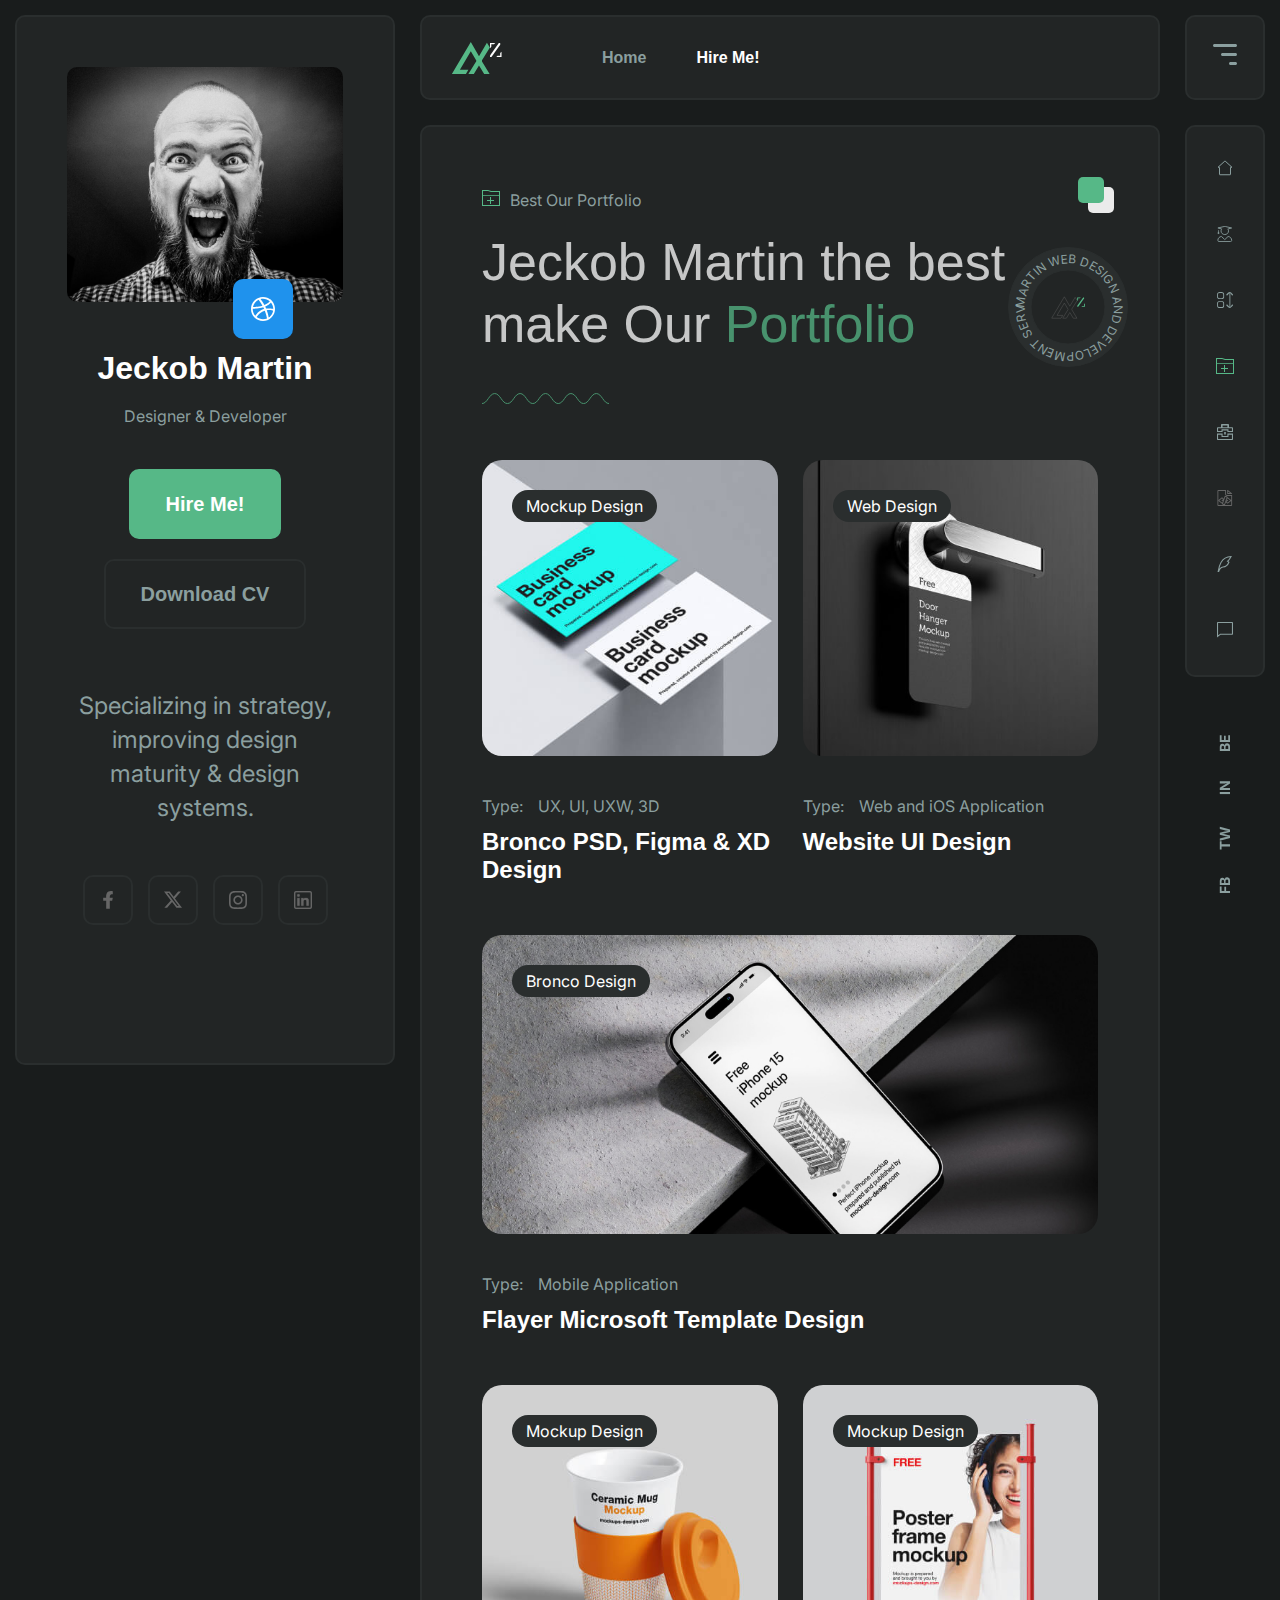
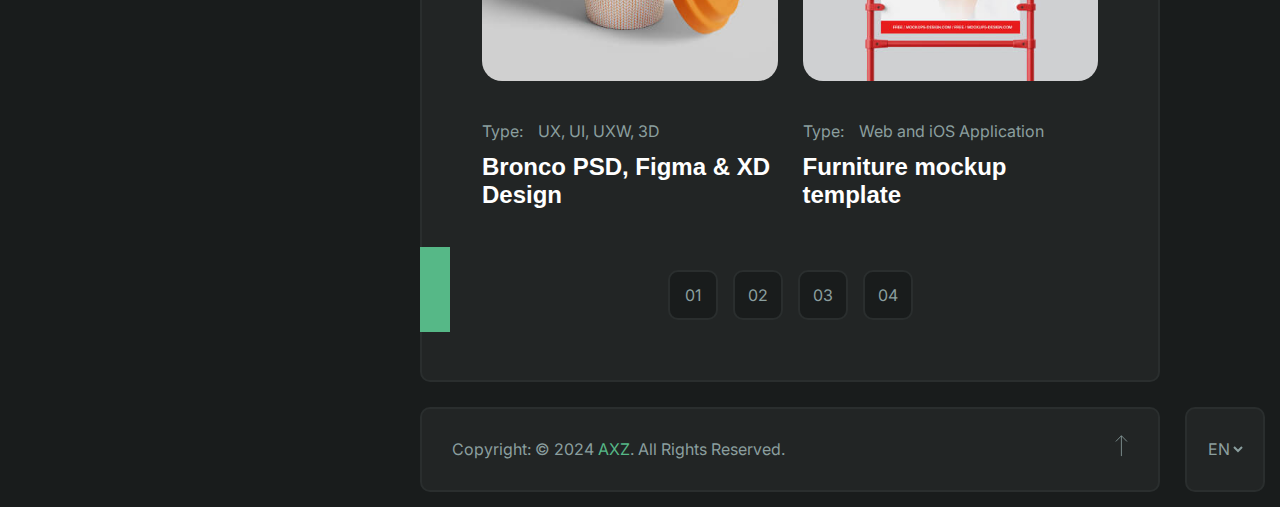
<file: yassmin/creativemela.com/themeforest_html/axz_personal_portfolio_html_template/axz-portfolio-dark/portfolio.html>
<!DOCTYPE html>
<html lang="en" data-theme="dark" dir="ltr">

<!-- Mirrored from creativemela.com/themeforest_html/axz_personal_portfolio_html_template/axz-portfolio-dark/portfolio.html by HTTrack Website Copier/3.x [XR&CO'2014], Thu, 21 Mar 2024 11:28:08 GMT -->
<head>
    <meta charset="UTF-8">
    <meta name="viewport" content="width=device-width, initial-scale=1.0">
    <meta name="description" content="AXZ - Template for Seamless Personal Portfolio HTML5 Template">
    <meta name="keywords" content="CV, Personal, Writer, Designer, Developer">
    <meta name="robots" content="index, follow">
    <meta name="author" content="Creativemela">
    <title>AXZ - Template for Seamless Personal Portfolio HTML5 Template</title>
    <!-- favicon -->
     <link rel="icon" type="image/png" href="assets/img/logo/favicon.png">
    <!-- animate css -->
    <link rel="stylesheet" href="assets/css/animate.min.css">
    <!-- swiper slider css -->
    <link rel="stylesheet" href="assets/css/swiper__bundle.css">
    <!-- normalize css -->
    <link rel="stylesheet" href="assets/css/normalize.css">
    <!-- style css -->
    <link rel="stylesheet" href="assets/css/style.css">
</head>
    <body>

        <div class="cm-content" data-barba="wrapper">
            <div class="container">
                <!-- mobile menu -->
                <div class="cm-mobile-menu">
                    <div class="cm-header-menu mode">
                        <div class="menu-left">
                            <div class="logo-area">
                                
                                <a href="index.html"><img class="dark" src="assets/img/logo/dark-logo.svg" alt="axz"></a>
                            </div>
                            <div class="header-menu">
                                <ul class="list-unstyled">
                                    <li><a href="index.html">Home</a></li>
                                    <li><a href="contact.html" class="hire">Hire Me!</a></li>
                                </ul>
                            </div>
                        </div>
                        <div class="cm-functionality cm-right">
                             
                            <div class="offcanvase">
                                <img src="assets/img/icons/bars.svg" alt="menu-bar" class="svg">
                            </div>
                        </div>
                    </div>
                </div>
                <!-- mobile menu end -->

                <!-- author -->
                <div class="cm-author-view mode sticky-top">
                    <div class="cm-author-content ">
                        <div class="cm-author-image m-img">
                            <img src="assets/img/author/author.jpg" alt="">
                             <a href="#" class="author-dribble-link">
                                <img src="assets/img/icons/dribble.svg" alt="">
                            </a>
                        </div>
                        <div class="cm-author-info">
                            <h3 class="cm-author-name">Jeckob Martin</h3>
                            <span class="cm-author-designation">Designer & Developer</span>
                        </div>
                        <div class="cm-author-hiring">
                            <a href="contact.html" class="cm-btn primary">Hire Me!</a>
                            <a href="#" class="cm-btn">Download CV</a>
                        </div>
                        <div class="cm-author-description">
                            <p>Specializing in strategy, improving design maturity & design systems.</p>
                        </div>
                        <div class="cm-author-social-links">
                            <a href="#" class="social-links">
                            <img src="assets/img/icons/facebook.svg" alt="facebook" height="18" width="18" class="svg">
                            </a>
                            <a href="#" class="social-links">
                                <img src="assets/img/icons/twitter-x.svg" alt="twitter-x" height="18" width="18" class="svg">
                            </a>
                            <a href="#" class="social-links">
                                <img src="assets/img/icons/instagram.svg" alt="instagram" height="18" width="18" class="svg">
                            </a>
                            <a href="#" class="social-links">
                                <img src="assets/img/icons/linkedin.svg" alt="linkedin" height="18" width="18" class="svg">
                            </a>
                        </div>
                    </div>
                </div>
                <!-- author end -->

                <!-- main content -->
                <div class="cm-axz-content">
                    <!-- header area -->
                    <div class="cm-header sticky-top">
                        <div class="cm-header-menu mode">
                            <div class="menu-left">
                                <div class="logo-area">
                                    
                                    <a href="index.html"><img class="dark" src="assets/img/logo/dark-logo.svg" alt="axz"></a>
                                </div>
                                <div class="header-menu">
                                    <ul class="list-unstyled">
                                        <li><a href="index.html">Home</a></li>
                                        <li><a href="contact.html" class="hire">Hire Me!</a></li>
                                    </ul>
                                </div>
                            </div>
                             
                        </div>
                    </div>
                    <!-- header area end -->

                    <!-- content section -->
                    <div class="cm-content-area"  data-barba="container" data-barba-namespace="portfolio">
                        <div class="cm-content-box mode">
                            <div class="cm-content-item cm-page-template">
                                <div class="cm-content-item__top">
                                    <div class="top-right-bg"></div>
                                    <div class="cm-content-circle">
                                        <svg class="circle" viewBox="0 0 100 100" width="120" height="120">
                                            <defs>
                                                <path id="circle" d="M 50, 50 m -37, 0 a 37,37 0 1,1 74,0 a 37,37 0 1,1 -74,0">
                                                </path>
                                            </defs>
                                            <text>
                                                <textPath xlink:href="#circle">Martin Web Design and Development Service Company
                                                </textPath>
                                            </text>
                                        </svg>
                                        <div class="circle-logo">
                                            <img src="assets/img/logo/circle-logo.svg" alt="">
                                        </div>
                                    </div>
                                    <div class="cm-content-sub">
                                        <div class="icon">
                                        <img class="svg" src="assets/img/icons/portfolio.svg" alt="">
                                        </div>
                                        <p>Best Our Portfolio</p>
                                    </div>
                                    <h1 class="main-title">
                                        Jeckob Martin the best <br>
                                        make Our <span>Portfolio</span>
                                        <u>
                                            <img src="assets/img/content/line.svg" alt="">
                                        </u>
                                    </h1>
                                </div>
                                <!-- portfolio content -->
                                <div class="cm-portfolio">
                                     <div class="cm-portfolio-item">
                                        <!-- single portfolio -->
                                        <div class="single-portfolio-content">
                                            <div class="cm-portfolio-thumb">
                                                <img src="assets/img/portfolio/01.jpg" alt="portfolio-item">
                                                <a href="#" class="cm-portfolio-cat">Mockup  Design</a>
                                                <div class="cm-center-btn">
                                                    <a href="portfolio-details.html" class="cm-round-btn"><img src="assets/img/icons/rotate-arrow.svg" alt="" height="20" width="20">
                                                    </a>
                                                </div>
                                            </div>
                                            <div class="cm-portfolio-meta">
                                                <div class="cm-tag">
                                                    <span>Type:</span>
                                                    UX, UI, UXW, 3D
                                                </div>
                                                <a class="title" href="portfolio-details.html">Bronco PSD, Figma & XD Design</a>
                                            </div>
                                        </div>
                                        <!-- single portfolio -->
                                        <div class="single-portfolio-content">
                                            <div class="cm-portfolio-thumb">
                                                <img src="assets/img/portfolio/02.jpg" alt="portfolio-item">
                                                <a href="#" class="cm-portfolio-cat">Web Design</a>
                                                <div class="cm-center-btn">
                                                    <a href="portfolio-details.html" class="cm-round-btn"><img src="assets/img/icons/rotate-arrow.svg" alt="" height="20" width="20">
                                                    </a>
                                                </div>
                                            </div>
                                            <div class="cm-portfolio-meta">
                                                <div class="cm-tag">
                                                    <span>Type:</span>
                                                Web and iOS Application
                                                </div>
                                                <a class="title" href="portfolio-details.html">Website UI Design</a>
                                            </div>
                                        </div>
                                        <!-- single portfolio -->
                                        <div class="single-portfolio-content">
                                            <div class="cm-portfolio-thumb">
                                                <img src="assets/img/portfolio/03.jpg" alt="portfolio-item">
                                                <a href="#" class="cm-portfolio-cat">Bronco Design</a>
                                                <div class="cm-center-btn">
                                                    <a href="portfolio-details.html" class="cm-round-btn"><img src="assets/img/icons/rotate-arrow.svg" alt="" height="20" width="20">
                                                    </a>
                                                </div>
                                            </div>
                                            <div class="cm-portfolio-meta">
                                                <div class="cm-tag">
                                                    <span>Type:</span>
                                                    Mobile Application
                                                </div>
                                                <a class="title" href="portfolio-details.html">Flayer Microsoft Template Design</a>
                                            </div>
                                        </div>
                                        <!-- single portfolio -->
                                        <div class="single-portfolio-content">
                                            <div class="cm-portfolio-thumb">
                                                <img src="assets/img/portfolio/04.jpg" alt="portfolio-item">
                                                <a href="#" class="cm-portfolio-cat">Mockup  Design</a>
                                                <div class="cm-center-btn">
                                                    <a href="portfolio-details.html" class="cm-round-btn"><img src="assets/img/icons/rotate-arrow.svg" alt="" height="20" width="20">
                                                    </a>
                                                </div>
                                            </div>
                                            <div class="cm-portfolio-meta">
                                                <div class="cm-tag">
                                                    <span>Type:</span>
                                                    UX, UI, UXW, 3D
                                                </div>
                                                <a class="title" href="portfolio-details.html">Bronco PSD, Figma & XD Design</a>
                                            </div>
                                        </div>
                                        <!-- single portfolio -->
                                        <div class="single-portfolio-content">
                                            <div class="cm-portfolio-thumb">
                                                <img src="assets/img/portfolio/05.jpg" alt="portfolio-item">
                                                <a href="#" class="cm-portfolio-cat">Mockup  Design</a>
                                                <div class="cm-center-btn">
                                                    <a href="portfolio-details.html" class="cm-round-btn"><img src="assets/img/icons/rotate-arrow.svg" alt="" height="20" width="20">
                                                    </a>
                                                </div>
                                            </div>
                                            <div class="cm-portfolio-meta">
                                                <div class="cm-tag">
                                                    <span>Type:</span>
                                                    Web and iOS Application
                                                </div>
                                                <a class="title" href="portfolio-details.html">Furniture mockup template</a>
                                            </div>
                                        </div>
                                    </div>
                                    <!-- pagination -->
                                    <div class="cm-site-pagination">
                                        <nav aria-label="pagination-area">
                                            <ul class="pagination">
                                                <li class="page-item">
                                                    <a class="page-link" href="#" tabindex="0">01</a>
                                                </li>
                                                <li class="page-item"><a class="page-link" href="#">02</a></li>
                                                <li class="page-item"><a class="page-link" href="#">03</a></li>
                                                <li class="page-item"><a class="page-link" href="#">04</a></li>
                                            </ul>
                                        </nav>
                                    </div>
                                    
                                </div>
                                <!-- portfolio content end -->
                            </div>
                        </div>
                    </div>
                    <!-- content section end -->
                    <!-- footer area -->
                    <div class="cm-footer">
                        <div class="cm-footer-content mode">
                            <p>Copyright: © 2024 <a href="index.html">AXZ</a>. All Rights Reserved.</p>
                            <a href="#top"><img src="assets/img/icons/arrow-top.svg" alt="arrow-top" width="13" height="25" class="svg"></a>
                        </div>
                    </div>
                    <!-- footer area end -->
                </div>
                <!-- main content end -->

                <!-- site navigation -->
                <div class="cm-navigation">
                    <div class="cm-header-menu-bar sticky-top mode">
                        <div class="icon offcanvase">
                        <img src="assets/img/icons/bars.svg" alt="menu" class="svg">
                        </div>
                    </div>
                    <!-- tab item -->
                    <div class="cm-tab-item ">
                        <div class="tab-item-wrapper">
                            <div class="tab-action-item mode">
                                <ul>
                                    <li><a data-title="Home" class="link" href="index.html"><img src="assets/img/icons/home.svg" width="18" height="16" alt="home" class="svg"></a></li>
                                    <li><a data-title="About" class="link" href="about.html"><img src="assets/img/icons/about.svg" width="18" height="16" alt="about" class="svg"></a></li>
                                    <li><a data-title="Service" class="link" href="service.html"><img src="assets/img/icons/service.svg" width="18" height="16" alt="service" class="svg"></a></li>
                                    <li><a data-title="Portfolio" class="link" href="portfolio.html"><img src="assets/img/icons/portfolio.svg" width="18" height="16" alt="portfolio" class="svg"></a></li>
                                    <li><a data-title="Education" class="link" href="education.html"><img src="assets/img/icons/education.svg" width="18" height="16" alt="education" class="svg"></a></li>
                                    <li><a data-title="Pricing" class="link" href="pricing.html"><img src="assets/img/icons/pricing.svg" width="18" height="16" alt="pricing" class="svg"></a></li>
                                    <li><a data-title="Blog" class="link" href="blog.html"><img src="assets/img/icons/blog.svg" width="18" height="16" alt="blog" class="svg"></a></li>
                                    <li><a data-title="Contact" class="link" href="contact.html"><img src="assets/img/icons/contact.svg" width="18" height="16" alt="contact" class="svg"></a></li>
                                </ul>
                            </div>
                            <div class="cm-social-link-text">
                                <ul>
                                    <li><a href="#">fb</a></li>
                                    <li><a href="#">tw</a></li>
                                    <li><a href="#">in</a></li>
                                    <li><a href="#">be</a></li>
                                </ul>
                            </div>
                        </div>
                    </div>
                    <!-- language switcher -->
                    <div class="cm-language-switcher mode">
                        <div class="language-switcher">
                            <select name="lang" id="language">
                                <option value="ar">En</option>
                                <option value="ar">Ar</option>
                            </select>
                        </div>
                    </div>
                </div>
                <!-- site navigation end -->
            </div>
        </div>

        <!-- offcanvase menu -->
        <div class="cm-offcanvase">
            <div class="cm-menu-overlay"></div>
            <div class="cm-menu-inner">
                <div class="cm-close-icon"><img src="assets/img/icons/x-lg.svg" alt=""></div>
                <div class="cm-offcanvase__logo logo-area">
                     
                    <a href="index.html"><img class="dark" src="assets/img/logo/dark-logo.svg" alt=""></a>
                </div>
                <div class="cm-sidemenu">
                    <div class="cm-menu">
                        <ul>
                            <li><a class="link" href="index.html"><img class="svg" src="assets/img/icons/home.svg" alt=""> Home</a></li>
                            <li><a class="link" href="about.html"><img class="svg" src="assets/img/icons/about.svg" alt=""> About</a></li>
                            <li><a class="link" href="service.html"><img class="svg" src="assets/img/icons/service.svg" alt=""> Service</a></li>
                            <li><a class="link" href="portfolio.html"><img class="svg" src="assets/img/icons/portfolio.svg" alt=""> portfolio</a></li>
                            <li><a class="link" href="pricing.html"><img class="svg" src="assets/img/icons/pricing.svg" alt=""> pricing</a></li>
                            <li><a class="link" href="education.html"><img class="svg" src="assets/img/icons/education.svg" alt=""> education</a></li>
                            <li><a class="link" href="blog.html"><img class="svg" src="assets/img/icons/blog.svg" alt=""> blog</a></li>
                            <li><a class="link" href="contact.html"><img class="svg" src="assets/img/icons/contact.svg" alt=""> contact</a></li>
                        </ul>
                    </div>
                </div>
                <div class="cm-sidecontact">
                    <h6>Contact Me</h6>
                    <a href="#">+8801712345678</a>
                    <a href="#">axz@axz.com</a>
                </div>
            </div>
        </div>
        <!-- offcanvase menu end -->

         <!-- animation -->
         <div class="animation">
            <div class="animation__screen"></div>
        </div>
        <!-- animation end -->
        
         <!-- jquery -->
         <script src="assets/js/Jquery-3.7.1.js"></script>
         <!-- barba - jquery included -->
         <script src="assets/js/barba.core.js"></script>
         <!-- ajax contact form js -->
         <script src="assets/js/ajax-contact.js"></script>
         <!-- appear - jquery included -->
         <script src="assets/js/appear.min.js"></script>
         <!-- imageloaded pkgd - jquery included -->
         <script src="assets/js/imagesloaded.pkgd.min.js"></script>
         <!-- swiper - jquery included -->
         <script src="assets/js/swiper-bundle-min.js"></script>
         <!-- svginject - jquery included -->
         <script src="assets/js/svginject.min.js"></script>
         <!-- gsap animation -->
         <script src="assets/js/gsap/gsap-3.12.3.js"></script>
         <!-- main js -->
         <script src="assets/js/main.js"></script>
    </body>

<!-- Mirrored from creativemela.com/themeforest_html/axz_personal_portfolio_html_template/axz-portfolio-dark/portfolio.html by HTTrack Website Copier/3.x [XR&CO'2014], Thu, 21 Mar 2024 11:28:11 GMT -->
</html>
</file>
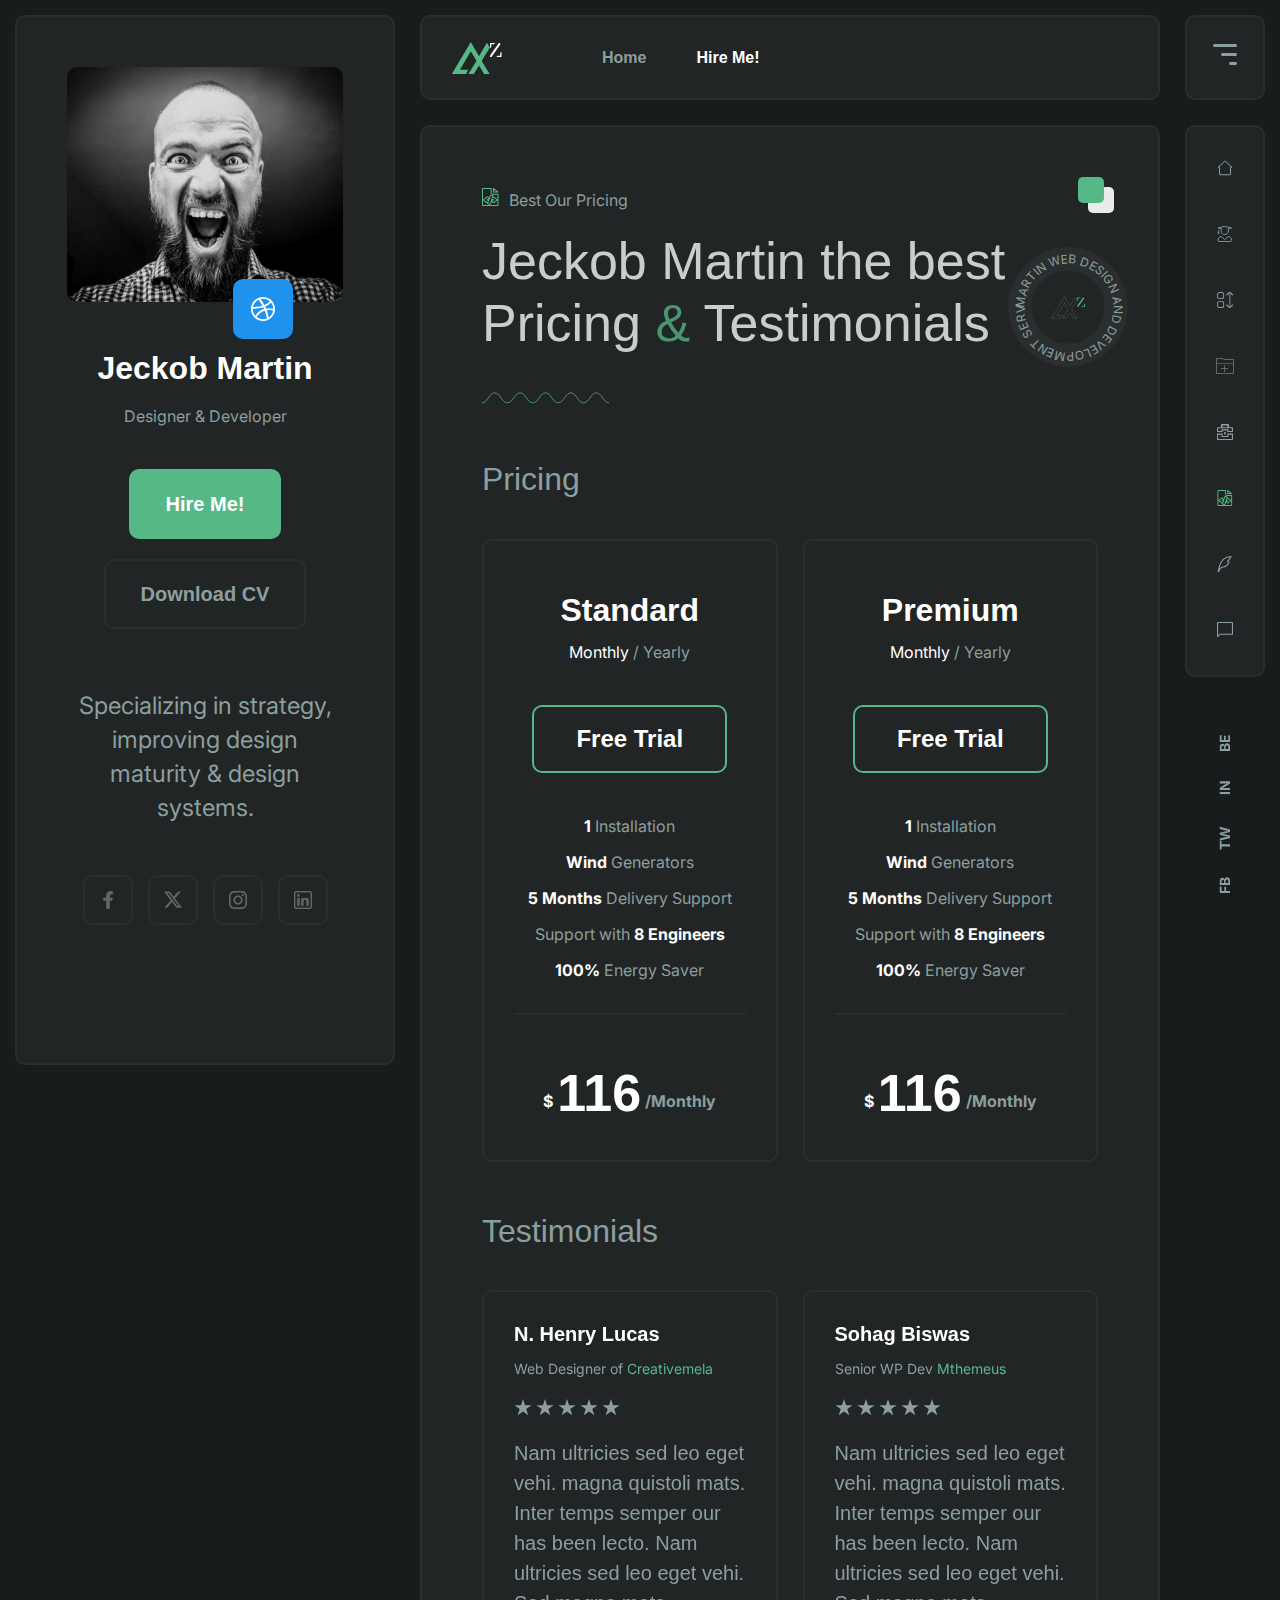
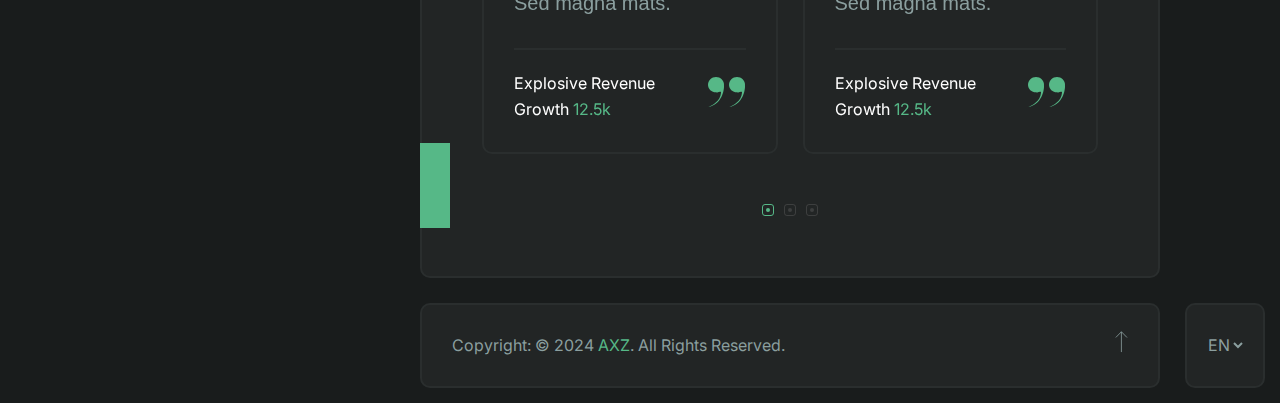
<file: yassmin/creativemela.com/themeforest_html/axz_personal_portfolio_html_template/axz-portfolio-dark/pricing.html>
<!DOCTYPE html>
<html lang="en" data-theme="dark" dir="ltr">

<!-- Mirrored from creativemela.com/themeforest_html/axz_personal_portfolio_html_template/axz-portfolio-dark/pricing.html by HTTrack Website Copier/3.x [XR&CO'2014], Thu, 21 Mar 2024 11:28:11 GMT -->
<head>
    <meta charset="UTF-8">
    <meta name="viewport" content="width=device-width, initial-scale=1.0">
    <meta name="description" content="AXZ - Template for Seamless Personal Portfolio HTML5 Template">
    <meta name="keywords" content="CV, Personal, Writer, Designer, Developer">
    <meta name="robots" content="index, follow">
    <meta name="author" content="Creativemela">
    <title>AXZ - Template for Seamless Personal Portfolio HTML5 Template</title>
    <!-- favicon -->
     <link rel="icon" type="image/png" href="assets/img/logo/favicon.png">
    <!-- animate css -->
    <link rel="stylesheet" href="assets/css/animate.min.css">
    <!-- swiper slider css -->
    <link rel="stylesheet" href="assets/css/swiper__bundle.css">
    <!-- normalize css -->
    <link rel="stylesheet" href="assets/css/normalize.css">
    <!-- style css -->
    <link rel="stylesheet" href="assets/css/style.css">
</head>
    <body>

        <div class="cm-content" data-barba="wrapper">
            <div class="container">
                <!-- mobile menu -->
                <div class="cm-mobile-menu">
                    <div class="cm-header-menu mode">
                        <div class="menu-left">
                            <div class="logo-area">
                                
                                <a href="index.html"><img class="dark" src="assets/img/logo/dark-logo.svg" alt="axz"></a>
                            </div>
                            <div class="header-menu">
                                <ul class="list-unstyled">
                                    <li><a href="index.html">Home</a></li>
                                    <li><a href="contact.html" class="hire">Hire Me!</a></li>
                                </ul>
                            </div>
                        </div>
                        <div class="cm-functionality cm-right">
                             
                            <div class="offcanvase">
                                <img src="assets/img/icons/bars.svg" alt="menu-bar" class="svg">
                            </div>
                        </div>
                    </div>
                </div>
                <!-- mobile menu end -->

                <!-- author -->
                <div class="cm-author-view mode sticky-top">
                    <div class="cm-author-content ">
                        <div class="cm-author-image m-img">
                            <img src="assets/img/author/author.jpg" alt="">
                             <a href="#" class="author-dribble-link">
                                <img src="assets/img/icons/dribble.svg" alt="">
                            </a>
                        </div>
                        <div class="cm-author-info">
                            <h3 class="cm-author-name">Jeckob Martin</h3>
                            <span class="cm-author-designation">Designer & Developer</span>
                        </div>
                        <div class="cm-author-hiring">
                            <a href="contact.html" class="cm-btn primary">Hire Me!</a>
                            <a href="#" class="cm-btn">Download CV</a>
                        </div>
                        <div class="cm-author-description">
                            <p>Specializing in strategy, improving design maturity & design systems.</p>
                        </div>
                        <div class="cm-author-social-links">
                            <a href="#" class="social-links">
                            <img src="assets/img/icons/facebook.svg" alt="facebook" height="18" width="18" class="svg">
                            </a>
                            <a href="#" class="social-links">
                                <img src="assets/img/icons/twitter-x.svg" alt="twitter-x" height="18" width="18" class="svg">
                            </a>
                            <a href="#" class="social-links">
                                <img src="assets/img/icons/instagram.svg" alt="instagram" height="18" width="18" class="svg">
                            </a>
                            <a href="#" class="social-links">
                                <img src="assets/img/icons/linkedin.svg" alt="linkedin" height="18" width="18" class="svg">
                            </a>
                        </div>
                    </div>
                </div>
                <!-- author end -->

                <!-- main content -->
                <div class="cm-axz-content">
                    <!-- header area -->
                    <div class="cm-header sticky-top">
                        <div class="cm-header-menu mode">
                            <div class="menu-left">
                                <div class="logo-area">
                                    
                                    <a href="index.html"><img class="dark" src="assets/img/logo/dark-logo.svg" alt="axz"></a>
                                </div>
                                <div class="header-menu">
                                    <ul class="list-unstyled">
                                        <li><a href="index.html">Home</a></li>
                                        <li><a href="contact.html" class="hire">Hire Me!</a></li>
                                    </ul>
                                </div>
                            </div>
                             
                        </div>
                    </div>
                    <!-- header area end -->

                    <!-- content section -->
                    <div class="cm-content-area"  data-barba="container" data-barba-namespace="pricing">
                        <div class="cm-content-box mode">
                            <div class="cm-content-item cm-page-template">
                                <div class="cm-content-item__top">
                                    <div class="top-right-bg"></div>
                                    <div class="cm-content-circle">
                                        <svg class="circle" viewBox="0 0 100 100" width="120" height="120">
                                            <defs>
                                                <path id="circle" d="M 50, 50 m -37, 0 a 37,37 0 1,1 74,0 a 37,37 0 1,1 -74,0">
                                                </path>
                                            </defs>
                                            <text>
                                                <textPath xlink:href="#circle">Martin Web Design and Development Service Company
                                                </textPath>
                                            </text>
                                        </svg>
                                        <div class="circle-logo">
                                            <img src="assets/img/logo/circle-logo.svg" alt="">
                                        </div>
                                    </div>
                                    <div class="cm-content-sub">
                                        <div class="icon">
                                        <img class="svg" src="assets/img/icons/pricing.svg" alt="">
                                        </div>
                                        <p>Best Our Pricing</p>
                                    </div>
                                    <h1 class="main-title">
                                        Jeckob Martin the best <br>
                                        Pricing  <span>&</span> Testimonials
                                        <u>
                                            <svg xmlns="http://www.w3.org/2000/svg" width="127" height="12" viewBox="0 0 127 12"
                                                fill="none">
                                                <path
                                                    d="M0 11C5.54507 11 7.15493 1 12.7 1C18.2451 1 19.8549 11 25.4 11C30.9451 11 32.5549 1 38.1 1C43.6451 1 45.2549 11 50.8 11C56.3451 11 57.9549 1 63.5 1C69.0451 1 70.6549 11 76.2 11C81.7451 11 83.3549 1 88.9 1C94.4451 1 96.0549 11 101.6 11C107.145 11 108.755 1 114.3 1C119.845 1 121.455 11 127 11"
                                                    stroke="#56B887" />
                                            </svg>
                                        </u>
                                    </h1>
                                </div>
                                <!-- page content -->
                                <div class="cm-pricing-area">
                                    <h3 class="section-title">pricing</h3>
                                    <div class="cm-pricing">
                                        <!-- single pricing table -->
                                        <div class="pricing-table">
                                            <div class="pricing-table__single">
                                                <div class="pricing-plan">
                                                    <h3 class="plan-name">Standard</h3>
                                                    <div class="plan-switcher">
                                                        <button class="plan active">Monthly</button>
                                                        <span>/</span>
                                                        <button class="plan">Yearly</button>
                                                    </div>
                                                </div>
                                                <div class="plan-trial">
                                                    <button class="plan-trial-btn">Free Trial</button>
                                                </div>
                                                <div class="plan-content">
                                                    <ul class="plan-content__list">
                                                        <li class="plan-content__list--item"><span>1</span> Installation</li>
                                                        <li class="plan-content__list--item"><span>Wind</span> Generators</li>
                                                        <li class="plan-content__list--item"><span>5 Months</span> Delivery Support</li>
                                                        <li class="plan-content__list--item">Support with <span>8 Engineers</span></li>
                                                        <li class="plan-content__list--item"><span>100%</span> Energy Saver</li>
                                                    </ul>
                                                </div>
                                                <div class="plan-price">
                                                    <sub class="dollar">$</sub>
                                                    <span class="price">116</span>
                                                    <sub class="billing-method">/Monthly</sub>
                                                </div>
                                            </div>
                                        </div>
                                        <!-- single pricing table -->
                                        <div class="pricing-table">
                                            <div class="pricing-table__single">
                                                <div class="pricing-plan">
                                                    <h3 class="plan-name">Premium</h3>
                                                    <div class="plan-switcher">
                                                        <button class="plan active">Monthly</button>
                                                        <span>/</span>
                                                        <button class="plan">Yearly</button>
                                                    </div>
                                                </div>
                                                <div class="plan-trial">
                                                    <button class="plan-trial-btn">Free Trial</button>
                                                </div>
                                                <div class="plan-content">
                                                    <ul class="plan-content__list">
                                                        <li class="plan-content__list--item"><span>1</span> Installation</li>
                                                        <li class="plan-content__list--item"><span>Wind</span> Generators</li>
                                                        <li class="plan-content__list--item"><span>5 Months</span> Delivery Support</li>
                                                        <li class="plan-content__list--item">Support with <span>8 Engineers</span></li>
                                                        <li class="plan-content__list--item"><span>100%</span> Energy Saver</li>
                                                    </ul>
                                                </div>
                                                <div class="plan-price">
                                                    <sub class="dollar">$</sub>
                                                    <span class="price">116</span>
                                                    <sub class="billing-method">/Monthly</sub>
                                                </div>
                                            </div>
                                        </div>
                                    </div>
                                </div>
                                <!-- testimonial -->
                                <div class="cm-testimonial-area">
                                    <h3 class="section-title">testimonials</h3>
                                    <div class="cm-testimonials">
                                        <div class="cm-testimonial">
                                            <div class="swiper-wrapper">
                                                <div class="swiper-slide">
                                                    <div class="cm-testimonial__single">
                                                        <div class="author-rating">
                                                            <div class="author">
                                                                <h5 class="name">N. Henry Lucas</h5>
                                                                <p class="designation">Web Designer of <span>Creativemela</span></p>
                                                            </div>
                                                            <div class="rating">
                                                                <span><img src="assets/img/icons/star-svg.svg" alt=""></span>
                                                                <span><img src="assets/img/icons/star-svg.svg" alt=""></span>
                                                                <span><img src="assets/img/icons/star-svg.svg" alt=""></span>
                                                                <span><img src="assets/img/icons/star-svg.svg" alt=""></span>
                                                                <span><img src="assets/img/icons/star-svg.svg" alt=""></span>
                                                            </div>
                                                        </div>
                                                        <p class="description">Nam ultricies sed leo eget vehi. magna quistoli mats. Inter temps semper our has been lecto. Nam ultricies sed leo eget vehi. Sed magna mats.
                                                        </p>
                                                        <div class="testimonial-footer">
                                                            <div class="footer-left">
                                                                <p class="left-text">Explosive Revenue <br>
                                                                    Growth <span>12.5k</span>
                                                                </p>
                                                            </div>
                                                            <div class="quote">
                                                                <span><img src="assets/img/icons/quote.svg" class="svg" alt=""></span>
                                                            </div>
                                                        </div>
                                                    </div>
                                                </div>
                                                <!-- single slider -->
                                                <div class="swiper-slide">
                                                    <div class="cm-testimonial__single">
                                                        <div class="author-rating">
                                                            <div class="author">
                                                                <h5 class="name">Sohag Biswas</h5>
                                                                <p class="designation">Senior WP Dev <span>Mthemeus</span></p>
                                                            </div>
                                                            <div class="rating">
                                                                <span><img src="assets/img/icons/star-svg.svg" alt=""></span>
                                                                <span><img src="assets/img/icons/star-svg.svg" alt=""></span>
                                                                <span><img src="assets/img/icons/star-svg.svg" alt=""></span>
                                                                <span><img src="assets/img/icons/star-svg.svg" alt=""></span>
                                                                <span><img src="assets/img/icons/star-svg.svg" alt=""></span>
                                                            </div>
                                                        </div>
                                                        <p class="description">Nam ultricies sed leo eget vehi. magna quistoli mats. Inter temps semper our has been lecto. Nam ultricies sed leo eget vehi. Sed magna mats.
                                                        </p>
                                                        <div class="testimonial-footer">
                                                            <div class="footer-left">
                                                                <p class="left-text">Explosive Revenue <br>
                                                                    Growth <span>12.5k</span>
                                                                </p>
                                                            </div>
                                                            <div class="quote">
                                                                <span><img src="assets/img/icons/quote.svg" class="svg" alt=""></span>
                                                            </div>
                                                        </div>
                                                    </div>
                                                </div>
                                                <!-- single slider -->
                                                <div class="swiper-slide">
                                                    <div class="cm-testimonial__single">
                                                        <div class="author-rating">
                                                            <div class="author">
                                                                <h5 class="name">Masum Sakib</h5>
                                                                <p class="designation">Web Designer of <span>AXZ</span></p>
                                                            </div>
                                                            <div class="rating">
                                                                <span><img src="assets/img/icons/star-svg.svg" alt=""></span>
                                                                <span><img src="assets/img/icons/star-svg.svg" alt=""></span>
                                                                <span><img src="assets/img/icons/star-svg.svg" alt=""></span>
                                                                <span><img src="assets/img/icons/star-svg.svg" alt=""></span>
                                                                <span><img src="assets/img/icons/star-svg.svg" alt=""></span>
                                                            </div>
                                                        </div>
                                                        <p class="description">Nam ultricies sed leo eget vehi. magna quistoli mats. Inter temps semper our has been lecto. Nam ultricies sed leo eget vehi. Sed magna mats.
                                                        </p>
                                                        <div class="testimonial-footer">
                                                            <div class="footer-left">
                                                                <p class="left-text">Explosive Revenue <br>
                                                                    Growth <span>12.5k</span>
                                                                </p>
                                                            </div>
                                                            <div class="quote">
                                                                <span><img src="assets/img/icons/quote.svg" class="svg" alt=""></span>
                                                            </div>
                                                        </div>
                                                    </div>
                                                </div>
                                            </div>
                                            <div class="pagination__dot"></div>
                                        </div>
                                    </div>
                                </div>
                            </div>
                        </div>
                    </div>
                    <!-- content section end -->

                    <!-- footer area -->
                    <div class="cm-footer">
                        <div class="cm-footer-content mode">
                            <p>Copyright: © 2024 <a href="index.html">AXZ</a>. All Rights Reserved.</p>
                            <a href="#top"><img src="assets/img/icons/arrow-top.svg" alt="arrow-top" width="13" height="25" class="svg"></a>
                        </div>
                    </div>
                    <!-- footer area end -->
                </div>
                <!-- site navigation -->
                <div class="cm-navigation">
                    <div class="cm-header-menu-bar sticky-top mode">
                        <div class="icon offcanvase">
                        <img src="assets/img/icons/bars.svg" alt="menu" class="svg">
                        </div>
                    </div>
                    <!-- tab item -->
                    <div class="cm-tab-item ">
                        <div class="tab-item-wrapper">
                            <div class="tab-action-item mode">
                                <ul>
                                    <li><a data-title="Home" class="link" href="index.html"><img src="assets/img/icons/home.svg" width="18" height="16" alt="home" class="svg"></a></li>
                                    <li><a data-title="About" class="link" href="about.html"><img src="assets/img/icons/about.svg" width="18" height="16" alt="about" class="svg"></a></li>
                                    <li><a data-title="Service" class="link" href="service.html"><img src="assets/img/icons/service.svg" width="18" height="16" alt="service" class="svg"></a></li>
                                    <li><a data-title="Portfolio" class="link" href="portfolio.html"><img src="assets/img/icons/portfolio.svg" width="18" height="16" alt="portfolio" class="svg"></a></li>
                                    <li><a data-title="Education" class="link" href="education.html"><img src="assets/img/icons/education.svg" width="18" height="16" alt="education" class="svg"></a></li>
                                    <li><a data-title="Pricing" class="link" href="pricing.html"><img src="assets/img/icons/pricing.svg" width="18" height="16" alt="pricing" class="svg"></a></li>
                                    <li><a data-title="Blog" class="link" href="blog.html"><img src="assets/img/icons/blog.svg" width="18" height="16" alt="blog" class="svg"></a></li>
                                    <li><a data-title="Contact" class="link" href="contact.html"><img src="assets/img/icons/contact.svg" width="18" height="16" alt="contact" class="svg"></a></li>
                                </ul>
                            </div>
                            <div class="cm-social-link-text">
                                <ul>
                                    <li><a href="#">fb</a></li>
                                    <li><a href="#">tw</a></li>
                                    <li><a href="#">in</a></li>
                                    <li><a href="#">be</a></li>
                                </ul>
                            </div>
                        </div>
                    </div>
                    <!-- language switcher -->
                    <div class="cm-language-switcher mode">
                        <div class="language-switcher">
                            <select name="lang" id="language">
                                <option value="ar">En</option>
                                <option value="ar">Ar</option>
                            </select>
                        </div>
                    </div>
                </div>
                <!-- site navigation end -->
            </div>
        </div>

        <!-- offcanvase menu -->
        <div class="cm-offcanvase">
            <div class="cm-menu-overlay"></div>
            <div class="cm-menu-inner">
                <div class="cm-close-icon"><img src="assets/img/icons/x-lg.svg" alt=""></div>
                <div class="cm-offcanvase__logo logo-area">
                     
                    <a href="index.html"><img class="dark" src="assets/img/logo/dark-logo.svg" alt=""></a>
                </div>
                <div class="cm-sidemenu">
                    <div class="cm-menu">
                        <ul>
                            <li><a class="link" href="index.html"><img class="svg" src="assets/img/icons/home.svg" alt=""> Home</a></li>
                            <li><a class="link" href="about.html"><img class="svg" src="assets/img/icons/about.svg" alt=""> About</a></li>
                            <li><a class="link" href="service.html"><img class="svg" src="assets/img/icons/service.svg" alt=""> Service</a></li>
                            <li><a class="link" href="portfolio.html"><img class="svg" src="assets/img/icons/portfolio.svg" alt=""> portfolio</a></li>
                            <li><a class="link" href="pricing.html"><img class="svg" src="assets/img/icons/pricing.svg" alt=""> pricing</a></li>
                            <li><a class="link" href="education.html"><img class="svg" src="assets/img/icons/education.svg" alt=""> education</a></li>
                            <li><a class="link" href="blog.html"><img class="svg" src="assets/img/icons/blog.svg" alt=""> blog</a></li>
                            <li><a class="link" href="contact.html"><img class="svg" src="assets/img/icons/contact.svg" alt=""> contact</a></li>
                        </ul>
                    </div>
                </div>
                <div class="cm-sidecontact">
                    <h6>Contact Me</h6>
                    <a href="#">+8801712345678</a>
                    <a href="#">axz@axz.com</a>
                </div>
            </div>
        </div>
        <!-- offcanvase menu end -->


        <!-- animation -->
        <div class="animation">
            <div class="animation__screen"></div>
        </div>
        <!-- animation end -->
        
        <!-- jquery -->
        <script src="assets/js/Jquery-3.7.1.js"></script>
        <!-- barba - jquery included -->
        <script src="assets/js/barba.core.js"></script>
        <!-- ajax contact form js -->
        <script src="assets/js/ajax-contact.js"></script>
        <!-- appear - jquery included -->
        <script src="assets/js/appear.min.js"></script>
        <!-- imageloaded pkgd - jquery included -->
        <script src="assets/js/imagesloaded.pkgd.min.js"></script>
        <!-- swiper - jquery included -->
        <script src="assets/js/swiper-bundle-min.js"></script>
        <!-- svginject - jquery included -->
        <script src="assets/js/svginject.min.js"></script>
        <!-- gsap animation -->
        <script src="assets/js/gsap/gsap-3.12.3.js"></script>
        <!-- main js -->
        <script src="assets/js/main.js"></script>
    </body>

<!-- Mirrored from creativemela.com/themeforest_html/axz_personal_portfolio_html_template/axz-portfolio-dark/pricing.html by HTTrack Website Copier/3.x [XR&CO'2014], Thu, 21 Mar 2024 11:28:12 GMT -->
</html>
</file>
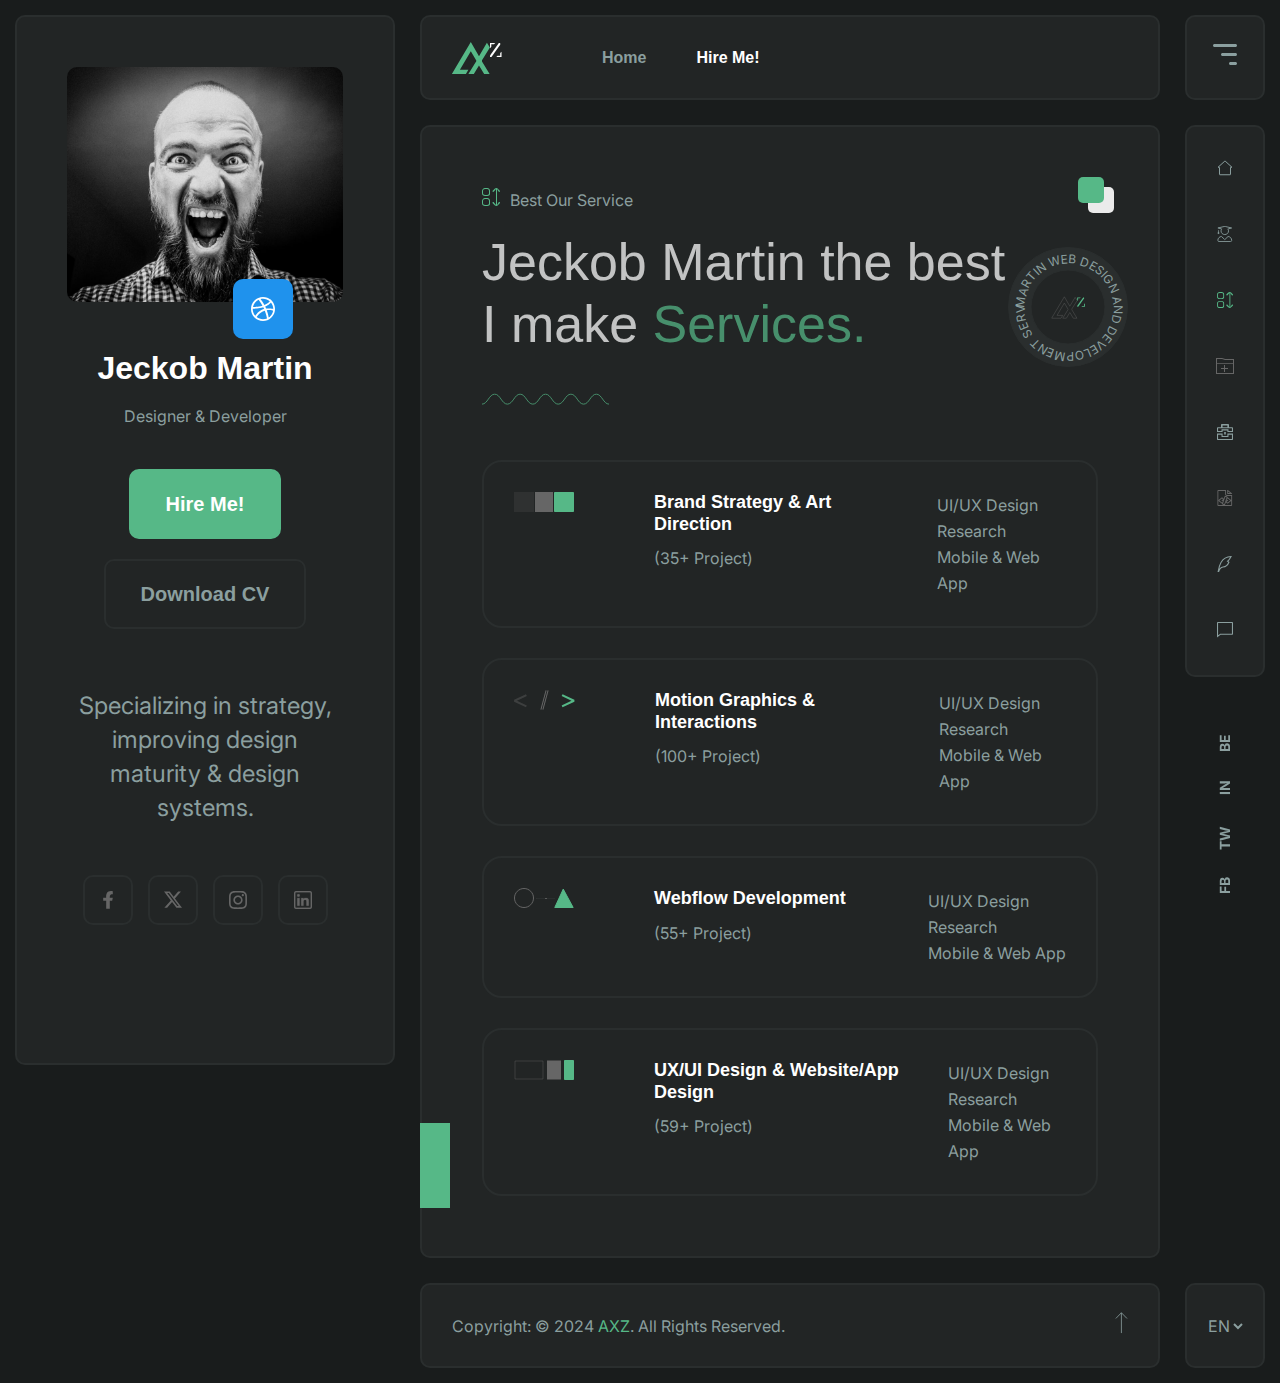
<file: yassmin/creativemela.com/themeforest_html/axz_personal_portfolio_html_template/axz-portfolio-dark/service.html>
<!DOCTYPE html>
<html lang="en" data-theme="dark" dir="ltr">

<!-- Mirrored from creativemela.com/themeforest_html/axz_personal_portfolio_html_template/axz-portfolio-dark/service.html by HTTrack Website Copier/3.x [XR&CO'2014], Thu, 21 Mar 2024 11:28:07 GMT -->
<head>
    <meta charset="UTF-8">
    <meta name="viewport" content="width=device-width, initial-scale=1.0">
    <meta name="description" content="AXZ - Template for Seamless Personal Portfolio HTML5 Template">
    <meta name="keywords" content="CV, Personal, Writer, Designer, Developer">
    <meta name="robots" content="index, follow">
    <meta name="author" content="Creativemela">
    <title>AXZ - Template for Seamless Personal Portfolio HTML5 Template</title>
    <!-- favicon -->
     <link rel="icon" type="image/png" href="assets/img/logo/favicon.png">
    <!-- animate css -->
    <link rel="stylesheet" href="assets/css/animate.min.css">
    <!-- swiper slider css -->
    <link rel="stylesheet" href="assets/css/swiper__bundle.css">
    <!-- normalize css -->
    <link rel="stylesheet" href="assets/css/normalize.css">
    <!-- style css -->
    <link rel="stylesheet" href="assets/css/style.css">
</head>
    <body>
        <div class="cm-content" data-barba="wrapper">
            <div class="container">
                <!-- mobile menu -->
                <div class="cm-mobile-menu">
                    <div class="cm-header-menu mode">
                        <div class="menu-left">
                            <div class="logo-area">
                                
                                <a href="index.html"><img class="dark" src="assets/img/logo/dark-logo.svg" alt="axz"></a>
                            </div>
                            <div class="header-menu">
                                <ul class="list-unstyled">
                                    <li><a href="index.html">Home</a></li>
                                    <li><a href="contact.html" class="hire">Hire Me!</a></li>
                                </ul>
                            </div>
                        </div>
                        <div class="cm-functionality cm-right">
                             
                            <div class="offcanvase">
                                <img src="assets/img/icons/bars.svg" alt="menu-bar" class="svg">
                            </div>
                        </div>
                    </div>
                </div>
                <!-- mobile menu end -->
                
                <!-- author -->
                <div class="cm-author-view mode sticky-top">
                    <div class="cm-author-content ">
                        <div class="cm-author-image m-img">
                            <img src="assets/img/author/author.jpg" alt="martin jakob">
                            <a href="#" class="author-dribble-link">
                                <img src="assets/img/icons/dribble.svg" alt="">
                            </a>
                        </div>
                        <div class="cm-author-info">
                            <h3 class="cm-author-name">Jeckob Martin</h3>
                            <span class="cm-author-designation">Designer & Developer</span>
                        </div>
                        <div class="cm-author-hiring">
                            <a href="#" class="cm-btn primary">Hire Me!</a>
                            <a href="#" class="cm-btn">Download CV</a>
                        </div>
                        <div class="cm-author-description">
                            <p>Specializing in strategy, improving design maturity & design systems.</p>
                        </div>
                        <div class="cm-author-social-links">
                            <a href="#" class="social-links">
                            <img src="assets/img/icons/facebook.svg" alt="facebook" height="18" width="18" class="svg">
                            </a>
                            <a href="#" class="social-links">
                                <img src="assets/img/icons/twitter-x.svg" alt="twitter-x" height="18" width="18" class="svg">
                            </a>
                            <a href="#" class="social-links">
                                <img src="assets/img/icons/instagram.svg" alt="instagram" height="18" width="18" class="svg">
                            </a>
                            <a href="#" class="social-links">
                                <img src="assets/img/icons/linkedin.svg" alt="linkedin" height="18" width="18" class="svg">
                            </a>
                        </div>
                    </div>
                </div>
                <!-- author end -->

                <!-- main content -->
                <div class="cm-axz-content">
                    <!-- header area -->
                    <div class="cm-header sticky-top">
                        <div class="cm-header-menu mode">
                            <div class="menu-left">
                                <div class="logo-area">
                                    
                                    <a href="index.html"><img class="dark" src="assets/img/logo/dark-logo.svg" alt="axz"></a>
                                </div>
                                <div class="header-menu">
                                    <ul class="list-unstyled">
                                        <li><a href="index.html">Home</a></li>
                                        <li><a href="contact.html" class="hire">Hire Me!</a></li>
                                    </ul>
                                </div>
                            </div>
                             
                        </div>
                    </div>
                    <!-- header area end -->

                    <!-- content section -->
                    <div class="cm-content-area"  data-barba="container" data-barba-namespace="service">
                        <div class="cm-content-box mode">
                            <div class="cm-content-item cm-page-template">
                                <div class="cm-content-item__top">
                                    <div class="top-right-bg"></div>
                                    <div class="cm-content-circle">
                                        <svg class="circle" viewBox="0 0 100 100" width="120" height="120">
                                            <defs>
                                                <path id="circle" d="M 50, 50 m -37, 0 a 37,37 0 1,1 74,0 a 37,37 0 1,1 -74,0">
                                                </path>
                                            </defs>
                                            <text>
                                                <textPath xlink:href="#circle">Martin Web Design and Development Service Company
                                                </textPath>
                                            </text>
                                        </svg>
                                        <div class="circle-logo">
                                            <img src="assets/img/logo/circle-logo.svg" alt="">
                                        </div>
                                    </div>
                                    <div class="cm-content-sub">
                                        <div class="icon">
                                            <img src="assets/img/icons/service.svg" alt="" class="svg">
                                        </div>
                                        <p>Best Our Service</p>
                                    </div>
                                    <h1 class="main-title">
                                        Jeckob Martin the best <br>
                                        I make <span>Services.</span>
                                        <u class="cm-block">
                                            <img src="assets/img/content/line.svg" alt="">
                                        </u>
                                    </h1>
                                </div>
                                <div class="cm-services">
                                    <!-- single service -->
                                    <div class="single-service-item">
                                        <div class="service-count-item">
                                            <div class="service-icon">
                                                <img src="assets/img/icons/service-1.svg" alt="">
                                            </div>
                                            <div class="service-count">
                                                <h6 class="service-title">Brand Strategy & Art Direction</h6>
                                                <p class="project-count">(35+ Project)</p>
                                            </div>
                                        </div>
                                        <div class="service-list">
                                            <ul>
                                                <li><a href="#">UI/UX Design</a></li>
                                                <li><a href="#">Research</a></li>
                                                <li><a href="#">Mobile & Web App</a></li>
                                            </ul>
                                        </div>
                                    </div>
                                    <!-- single service -->
                                    <div class="single-service-item">
                                        <div class="service-count-item">
                                            <div class="service-icon">
                                                <img src="assets/img/icons/service-2.svg" alt="">
                                            </div>
                                            <div class="service-count">
                                                <h6 class="service-title">Motion Graphics & Interactions</h6>
                                                <p class="project-count">(100+ Project)</p>
                                            </div>
                                        </div>
                                        <div class="service-list">
                                            <ul>
                                                <li><a href="#">UI/UX Design</a></li>
                                                <li><a href="#">Research</a></li>
                                                <li><a href="#">Mobile & Web App</a></li>
                                            </ul>
                                        </div>
                                    </div>
                                    <!-- single service -->
                                    <div class="single-service-item">
                                        <div class="service-count-item">
                                            <div class="service-icon">
                                                <img src="assets/img/icons/service-3.svg" alt="">
                                            </div>
                                            <div class="service-count">
                                                <h6 class="service-title">Webflow Development</h6>
                                                <p class="project-count">(55+ Project)</p>
                                            </div>
                                        </div>
                                        <div class="service-list">
                                            <ul>
                                                <li><a href="#">UI/UX Design</a></li>
                                                <li><a href="#">Research</a></li>
                                                <li><a href="#">Mobile & Web App</a></li>
                                            </ul>
                                        </div>
                                    </div>
                                    <!-- single service -->
                                    <div class="single-service-item">
                                        <div class="service-count-item">
                                            <div class="service-icon">
                                                <img src="assets/img/icons/service-4.svg" alt="">
                                            </div>
                                            <div class="service-count">
                                                <h6 class="service-title">UX/UI Design & Website/App Design</h6>
                                                <p class="project-count">(59+ Project)</p>
                                            </div>
                                        </div>
                                        <div class="service-list">
                                            <ul>
                                                <li><a href="#">UI/UX Design</a></li>
                                                <li><a href="#">Research</a></li>
                                                <li><a href="#">Mobile & Web App</a></li>
                                            </ul>
                                        </div>
                                    </div>
                                </div>
                            </div>
                        </div>
                    </div>
                    <!-- content section end -->

                    <!-- footer area -->
                    <div class="cm-footer">
                        <div class="cm-footer-content mode">
                            <p>Copyright: © 2024 <a href="index.html">AXZ</a>. All Rights Reserved.</p>
                            <a href="#top"><img src="assets/img/icons/arrow-top.svg" alt="arrow-top" width="13" height="25" class="svg"></a>
                        </div>
                    </div>
                    <!-- footer area end -->
                </div>
                <!-- main content end -->

                <!-- site navigation -->
                <div class="cm-navigation">
                    <div class="cm-header-menu-bar sticky-top mode">
                        <div class="icon offcanvase">
                        <img src="assets/img/icons/bars.svg" alt="menu" class="svg">
                        </div>
                    </div>
                    <!-- tab item -->
                    <div class="cm-tab-item ">
                        <div class="tab-item-wrapper">
                            <div class="tab-action-item mode">
                                <ul>
                                    <li><a data-title="Home" class="link" href="index.html"><img src="assets/img/icons/home.svg" width="18" height="16" alt="home" class="svg"></a></li>
                                    <li><a data-title="About" class="link" href="about.html"><img src="assets/img/icons/about.svg" width="18" height="16" alt="about" class="svg"></a></li>
                                    <li><a data-title="Service" class="link" href="service.html"><img src="assets/img/icons/service.svg" width="18" height="16" alt="service" class="svg"></a></li>
                                    <li><a data-title="Portfolio" class="link" href="portfolio.html"><img src="assets/img/icons/portfolio.svg" width="18" height="16" alt="portfolio" class="svg"></a></li>
                                    <li><a data-title="Education" class="link" href="education.html"><img src="assets/img/icons/education.svg" width="18" height="16" alt="education" class="svg"></a></li>
                                    <li><a data-title="Pricing" class="link" href="pricing.html"><img src="assets/img/icons/pricing.svg" width="18" height="16" alt="pricing" class="svg"></a></li>
                                    <li><a data-title="Blog" class="link" href="blog.html"><img src="assets/img/icons/blog.svg" width="18" height="16" alt="blog" class="svg"></a></li>
                                    <li><a data-title="Contact" class="link" href="contact.html"><img src="assets/img/icons/contact.svg" width="18" height="16" alt="contact" class="svg"></a></li>
                                </ul>
                            </div>
                            <div class="cm-social-link-text">
                                <ul>
                                    <li><a href="#">fb</a></li>
                                    <li><a href="#">tw</a></li>
                                    <li><a href="#">in</a></li>
                                    <li><a href="#">be</a></li>
                                </ul>
                            </div>
                        </div>
                    </div>
                    <!-- language switcher -->
                    <div class="cm-language-switcher mode">
                        <div class="language-switcher">
                            <select name="lang" id="language">
                                <option value="ar">En</option>
                                <option value="ar">Ar</option>
                            </select>
                        </div>
                    </div>
                </div>
                <!-- site navigation end -->
            </div>
        </div>

        <!-- offcanvase menu -->
        <div class="cm-offcanvase">
            <div class="cm-menu-overlay"></div>
            <div class="cm-menu-inner">
                <div class="cm-close-icon"><img src="assets/img/icons/x-lg.svg" alt=""></div>
                <div class="cm-offcanvase__logo logo-area">
                     
                    <a href="index.html"><img class="dark" src="assets/img/logo/dark-logo.svg" alt=""></a>
                </div>
                <div class="cm-sidemenu">
                    <div class="cm-menu">
                        <ul>
                            <li><a class="link" href="index.html"><img class="svg" src="assets/img/icons/home.svg" alt=""> Home</a></li>
                            <li><a class="link" href="about.html"><img class="svg" src="assets/img/icons/about.svg" alt=""> About</a></li>
                            <li><a class="link" href="service.html"><img class="svg" src="assets/img/icons/service.svg" alt=""> Service</a></li>
                            <li><a class="link" href="portfolio.html"><img class="svg" src="assets/img/icons/portfolio.svg" alt=""> portfolio</a></li>
                            <li><a class="link" href="pricing.html"><img class="svg" src="assets/img/icons/pricing.svg" alt=""> pricing</a></li>
                            <li><a class="link" href="education.html"><img class="svg" src="assets/img/icons/education.svg" alt=""> education</a></li>
                            <li><a class="link" href="blog.html"><img class="svg" src="assets/img/icons/blog.svg" alt=""> blog</a></li>
                            <li><a class="link" href="contact.html"><img class="svg" src="assets/img/icons/contact.svg" alt=""> contact</a></li>
                        </ul>
                    </div>
                </div>
                <div class="cm-sidecontact">
                    <h6>Contact Me</h6>
                    <a href="#">+8801712345678</a>
                    <a href="#">axz@axz.com</a>
                </div>
            </div>
        </div>
        <!-- offcanvase menu end -->

         <!-- animation -->
         <div class="animation">
            <div class="animation__screen"></div>
        </div>
        <!-- animation end -->
        
        <!-- jquery -->
        <script src="assets/js/Jquery-3.7.1.js"></script>
        <!-- barba - jquery included -->
        <script src="assets/js/barba.core.js"></script>
        <!-- ajax contact form js -->
        <script src="assets/js/ajax-contact.js"></script>
        <!-- appear - jquery included -->
        <script src="assets/js/appear.min.js"></script>
        <!-- imageloaded pkgd - jquery included -->
        <script src="assets/js/imagesloaded.pkgd.min.js"></script>
        <!-- swiper - jquery included -->
        <script src="assets/js/swiper-bundle-min.js"></script>
        <!-- svginject - jquery included -->
        <script src="assets/js/svginject.min.js"></script>
        <!-- gsap animation -->
        <script src="assets/js/gsap/gsap-3.12.3.js"></script>
        <!-- main js -->
        <script src="assets/js/main.js"></script>
    </body>

<!-- Mirrored from creativemela.com/themeforest_html/axz_personal_portfolio_html_template/axz-portfolio-dark/service.html by HTTrack Website Copier/3.x [XR&CO'2014], Thu, 21 Mar 2024 11:28:08 GMT -->
</html>
</file>
<file: yassmin/creativemela.com/themeforest_html/axz_personal_portfolio_html_template/axz-portfolio-dark/assets/css/style.css>
/*===============
CSS INDEXING
=================
1. COMMON CSS AND GOOGLE FONTS
2. VARIABLE CSS
3. TYPHOGRAPY CSS
4. REBOOT CSS
5. SPACING CSS
6. BUTTON CSS
7. HEADER CSS
8. ABOUT CSS
9. EDUCATION CSS
10. SERVICE CSS
11. PORTFOLIO CSS
12. PRICING CSS
13. BLOG CSS
14. CONTACT CSS
15. AUTHOR CSS
16. CONTENT CSS
17. FOOTER CSS
18. OFFCANVASE CSS
===================*/
@import url("https://fonts.googleapis.com/css2?family=Inter:wght@300;400&amp;family=Manrope:wght@400;500;600;700&amp;display=swap");
:root {
  --body-font: "Inter", sans-serif;
  --heading-font: "Manrope", sans-serif;
  --cm-white: #fff;
  --cm-mode: #222525;
  --cm-black: #000;
  --cm-primary: #56B887;
  --cm-heading: #fff;
  --cm-transparent: transparent;
  --body-color: #8B9F9F;
  --border-color-2: #2a2e2e;
  --cm-bg: #191C1C;
  --circle-bg: #2A2E2E;
  --btn-border: #2A2E2E;
  --cm-border: #2a2e2e;
  --edu-border: #2A2E2E;
  --icon-color: #8B9F9F;
  --circle-border: #2A2E2E;
  --progress: #383b3b;
  --cm-label: #fff;
  --cm-input: var(--cm-white);
  --transition: .4s ease;
}

* {
  box-sizing: border-box;
}

body {
  background: var(--cm-bg);
}

button,
p,
input,
select,
textarea,
li,
.transition-3 {
  -webkit-transition: all 0.3s 0s ease-out;
  -moz-transition: all 0.3s 0s ease-out;
  -ms-transition: all 0.3s 0s ease-out;
  -o-transition: all 0.3s 0s ease-out;
  transition: all 0.3s 0s ease-out;
}

.container {
  max-width: 1720px;
  width: 100%;
  margin: 15px auto;
  padding: 0 15px;
  display: flex;
  justify-content: center;
  gap: 25px;
}
@media screen and (max-width: 992px) {
  .container {
    flex-wrap: wrap;
  }
}

.w-img img {
  width: 100%;
}

.m-img img {
  max-width: 100%;
}

.fix {
  overflow: hidden;
}

.clear {
  clear: both;
}

.z-index-1 {
  z-index: 1;
}

.z-index-11 {
  z-index: 11;
}

.overflow-y-visible {
  overflow-x: hidden;
  overflow-y: visible;
}

.p-relative {
  position: relative;
}

.p-absolute {
  position: absolute;
}

.theme {
  color: var(--cm-primary) !important;
}

.include-bg {
  background-position: center;
  background-size: cover;
  background-repeat: no-repeat;
}

.cm-white {
  color: var(--cm-white);
}

.cm-white-bg {
  background: var(--cm-white);
}

.cm-right {
  text-align: right;
}

.black-bg {
  background-color: rgb(18, 25, 45);
}

.border-radius-20 {
  border-radius: 20px;
}

.border-radius-10 {
  border-radius: 10px !important;
}

/* gutter for x axis */
.cm-gx-20 {
  --bs-gutter-x: 20px;
}

@media only screen and (min-width: 992px) and (max-width: 1199px) {
  .cm-gx-20 {
    --bs-gutter-x: 20px;
  }
}
@media only screen and (min-width: 768px) and (max-width: 991px) {
  .cm-gx-20 {
    --bs-gutter-x: 20px;
  }
}
@media only screen and (min-width: 576px) and (max-width: 767px) {
  .cm-gx-20 {
    --bs-gutter-x: 15px;
  }
}
@media (max-width: 575px) {
  .cm-gx-20 {
    --bs-gutter-x: 10px;
  }
}
.cm-gx-20 [class*=col-] {
  padding-right: calc(var(--bs-gutter-x) * 0.5);
  padding-left: calc(var(--bs-gutter-x) * 0.5);
  margin-top: var(--bs-gutter-y);
}

.fi {
  line-height: 100%;
}

/* gutter for x axis */
.cm-gx-30 {
  --bs-gutter-x: 30px;
}

@media only screen and (min-width: 992px) and (max-width: 1199px) {
  .cm-gx-30 {
    --bs-gutter-x: 30px;
  }
}
@media only screen and (min-width: 768px) and (max-width: 991px) {
  .cm-gx-30 {
    --bs-gutter-x: 30px;
  }
}
@media only screen and (min-width: 576px) and (max-width: 767px) {
  .cm-gx-30 {
    --bs-gutter-x: 15px;
  }
}
@media (max-width: 575px) {
  .cm-gx-30 {
    --bs-gutter-x: 10px;
  }
}
.cm-gx-30 [class*=col-] {
  padding-right: calc(var(--bs-gutter-x) * 0.5);
  padding-left: calc(var(--bs-gutter-x) * 0.5);
  margin-top: var(--bs-gutter-y);
}

/* gutter for x axis */
.cm-gx-40 {
  --bs-gutter-x: 40px;
}

@media only screen and (min-width: 992px) and (max-width: 1199px) {
  .cm-gx-40 {
    --bs-gutter-x: 40px;
  }
}
@media only screen and (min-width: 768px) and (max-width: 991px) {
  .cm-gx-40 {
    --bs-gutter-x: 30px;
  }
}
@media only screen and (min-width: 576px) and (max-width: 767px) {
  .cm-gx-40 {
    --bs-gutter-x: 30px;
  }
}
@media (max-width: 575px) {
  .cm-gx-40 {
    --bs-gutter-x: 15px;
  }
}
.cm-gx-40 [class*=col-] {
  padding-right: calc(var(--bs-gutter-x) * 0.5);
  padding-left: calc(var(--bs-gutter-x) * 0.5);
  margin-top: var(--bs-gutter-y);
}

.cm-section-padding {
  padding: 100px 0;
}

@keyframes rotate {
  0% {
    transform: rotate(0deg);
  }
  100% {
    transform: rotate(360deg);
  }
}
.cm-page-template .main-title {
  max-width: 770px;
  font-size: 52px;
  font-weight: 400;
  margin-bottom: 50px;
}
.cm-page-template .main-title span {
  color: var(--cm-primary);
}
.cm-page-template .main-title u {
  display: inline-block;
}
@media screen and (max-width: 1200px) {
  .cm-page-template .main-title u {
    display: none !important;
  }
}

.mode {
  background: var(--cm-mode);
  border-radius: 10px;
  border: 2px solid var(--cm-border);
}

.sticky-top {
  position: -webkit-sticky;
  position: sticky;
  top: 0;
  z-index: 1020;
}
@media screen and (max-width: 992px) {
  .sticky-top {
    position: static;
  }
}

.cm-block {
  display: block !important;
}

.cm-inline {
  display: inline-block !important;
}

[data-title] {
  position: relative;
}
[data-title]::after {
  content: attr(data-title);
  position: absolute;
  background-color: var(--cm-primary);
  color: #fff;
  padding: 5px 10px;
  border-radius: 2px;
  font-size: 12px;
  white-space: nowrap;
  visibility: hidden;
  opacity: 0;
  right: 25px;
  transition: opacity 0.3s ease;
}
[data-title]:hover::after {
  visibility: visible;
  opacity: 1;
}

.transition-bg {
  position: fixed;
  top: 0;
  left: 0;
  width: 100%;
  height: 100%;
  transition: var(--transition);
  background-color: black;
  /* Adjust background color as needed */
  z-index: 9999;
  /* Ensure the background appears above other content */
}

.transition {
  position: fixed;
  z-index: 9999;
  top: 0;
  left: 0;
  overflow: hidden;
  width: 100vw;
  height: 100vh;
  pointer-events: none;
}
.transition__background {
  position: absolute;
  top: 0;
  right: 0;
  bottom: 0;
  left: 0;
  width: 100%;
  height: 100%;
  background-color: var(--cm-mode);
  transform: translateX(-100%);
}

.animation {
  position: absolute;
  z-index: 9999;
  height: 100vh;
  width: 100%;
  left: 0;
  top: 0;
  overflow: hidden;
  pointer-events: none;
}
.animation__screen {
  position: relative;
  padding-left: 0;
  padding-right: 0;
  padding-top: 0;
  background-color: var(--cm-bg);
  width: 0%;
  height: 100%;
  font-size: 25px;
  color: var(--cm-heading);
  display: grid;
  place-items: center;
  text-transform: uppercase;
  font-weight: 600;
}

* {
  margin: 0;
  padding: 0;
  box-sizing: border-box;
  word-wrap: break-word;
  scroll-behavior: smooth;
}

/*---------------------------------
    typography css start 
---------------------------------*/
html, body {
  scroll-behavior: smooth;
}

body {
  font-family: var(--body-font);
  font-size: 16px;
  font-weight: 400;
  color: var(--body-color);
  line-height: 26px;
  overflow-y: auto;
}

a {
  text-decoration: none;
}

h1,
h2,
h3,
h4,
h5,
h6 {
  font-family: var(--heading-font);
  color: var(--cm-heading);
  margin-top: 0px;
  font-weight: 600;
  line-height: 1.2;
  margin-bottom: 1rem;
  -webkit-transition: color 0.3s 0s ease-out;
  -moz-transition: color 0.3s 0s ease-out;
  -ms-transition: color 0.3s 0s ease-out;
  -o-transition: color 0.3s 0s ease-out;
  transition: color 0.3s 0s ease-out;
}

h1 {
  font-size: 48px;
}
h2 {
  font-size: 40px;
}

h3 {
  font-size: 32px;
}
@media screen and (max-width: 576px) {
  h3 {
    font-size: 24px;
  }
}

h4 {
  font-size: 24px;
}

h5 {
  font-size: 20px;
}

h6 {
  font-size: 18px;
}

ul {
  margin: 0px;
  padding: 0px;
}

p {
  font-family: var(--body-font);
  margin-bottom: 15px;
  color: var(--body-color);
}
p:last-child {
  margin-bottom: 0;
}

a:not([href]):not([class]),
a:not([href]):not([class]):hover {
  color: inherit;
  text-decoration: none;
}

a:focus,
.button:focus {
  text-decoration: none;
  outline: none;
}

a:focus,
a:hover {
  text-decoration: none;
}

a,
button {
  color: inherit;
  outline: none;
  border: none;
  background: transparent;
}

button:hover {
  cursor: pointer;
}

button:focus {
  outline: 0;
}

.uppercase {
  text-transform: uppercase;
}

.capitalize {
  text-transform: capitalize;
}

input[type=text],
input[type=email],
input[type=tel],
input[type=number],
input[type=password],
input[type=url],
textarea {
  outline: none;
  background-color: #fff;
  height: 60px;
  width: 100%;
  line-height: 60px;
  font-size: 14px;
  color: var(--cm-black);
  padding-left: 26px;
  padding-right: 26px;
  border: 1px solid #E0E2E3;
}

input[type=text]::-webkit-input-placeholder,
input[type=email]::-webkit-input-placeholder,
input[type=tel]::-webkit-input-placeholder,
input[type=number]::-webkit-input-placeholder,
input[type=password]::-webkit-input-placeholder,
input[type=url]::-webkit-input-placeholder,
textarea::-webkit-input-placeholder { /* Chrome/Opera/Safari */
  color: #95999D;
}

input[type=text]::-moz-placeholder,
input[type=email]::-moz-placeholder,
input[type=tel]::-moz-placeholder,
input[type=number]::-moz-placeholder,
input[type=password]::-moz-placeholder,
input[type=url]::-moz-placeholder,
textarea::-moz-placeholder { /* Firefox 19+ */
  color: #95999D;
}

input[type=text]:-moz-placeholder,
input[type=email]:-moz-placeholder,
input[type=tel]:-moz-placeholder,
input[type=number]:-moz-placeholder,
input[type=password]:-moz-placeholder,
input[type=url]:-moz-placeholder,
textarea:-moz-placeholder { /* Firefox 4-18 */
  color: #95999D;
}

input[type=text]:-ms-input-placeholder,
input[type=email]:-ms-input-placeholder,
input[type=tel]:-ms-input-placeholder,
input[type=number]:-ms-input-placeholder,
input[type=password]:-ms-input-placeholder,
input[type=url]:-ms-input-placeholder,
textarea:-ms-input-placeholder { /* IE 10+  Edge*/
  color: #95999D;
}

input[type=text]::placeholder,
input[type=email]::placeholder,
input[type=tel]::placeholder,
input[type=number]::placeholder,
input[type=password]::placeholder,
input[type=url]::placeholder,
textarea::placeholder { /* MODERN BROWSER */
  color: #95999D;
}

[dir=rtl] input[type=text],
[dir=rtl] input[type=email],
[dir=rtl] input[type=tel],
[dir=rtl] input[type=number],
[dir=rtl] input[type=password],
[dir=rtl] input[type=url],
[dir=rtl] textarea {
  text-align: right;
}

input[type=text]:focus,
input[type=email]:focus,
input[type=tel]:focus,
input[type=number]:focus,
input[type=password]:focus,
input[type=url]:focus,
textarea:focus {
  border-color: var(--cm-black);
}

input[type=text]:focus::placeholder,
input[type=email]:focus::placeholder,
input[type=tel]:focus::placeholder,
input[type=number]:focus::placeholder,
input[type=password]:focus::placeholder,
input[type=url]:focus::placeholder,
textarea:focus::placeholder {
  opacity: 0;
}

textarea {
  line-height: 1.4;
  padding-top: 17px;
  padding-bottom: 17px;
}

input[type=color] {
  appearance: none;
  -moz-appearance: none;
  -webkit-appearance: none;
  background: none;
  border: 0;
  cursor: pointer;
  height: 100%;
  width: 100%;
  padding: 0;
  border-radius: 50%;
}

*::-moz-selection {
  background: var(--cm-black);
  color: var(--cm-white);
  text-shadow: none;
}

::-moz-selection {
  background: var(--cm-black);
  color: var(--cm-white);
  text-shadow: none;
}

::selection {
  background: var(--cm-black);
  color: var(--cm-white);
  text-shadow: none;
}

*::-moz-placeholder {
  color: var(--cm-black);
  font-size: 14px;
  opacity: 1;
}

*::placeholder {
  color: var(--cm-black);
  font-size: 14px;
  opacity: 1;
}

ul {
  list-style: none;
  padding: 0;
  margin: 0;
}

blockquote {
  position: relative;
  font-size: 20px;
  font-style: italic;
  padding-left: 50px;
  border-left: 5px solid var(--cm-primary);
  margin-bottom: 40px;
}
blockquote span {
  color: var(--cm-primary);
}
@media screen and (max-width: 576px) {
  blockquote {
    padding-left: 30px;
  }
}
blockquote::before {
  position: absolute;
  left: 5px;
  content: "";
  height: 100%;
  width: 5px;
  background: var(--cm-primary);
}

blockquote + p {
  margin-top: 40px;
}

.mb-5 {
  margin-bottom: 5px !important;
}

.pt-5 {
  padding-top: 5px !important;
}

.mt-5 {
  margin-top: 5px !important;
}

.pb-5 {
  padding-bottom: 5px !important;
}

.pl-5 {
  padding-left: 5px !important;
}

.pr-5 {
  padding-right: 5px !important;
}

.ml-5 {
  margin-left: 5px !important;
}

.mr-5 {
  margin-right: 5px !important;
}

.mt-5 {
  margin-top: 5px !important;
}

.mt-0 {
  margin-top: 0px;
}

.mt-5 {
  margin-top: 5px;
}

.mt-10 {
  margin-top: 10px;
}

.mt-15 {
  margin-top: 15px;
}

.mt-20 {
  margin-top: 20px;
}

.mt-25 {
  margin-top: 25px;
}

.mt-30 {
  margin-top: 30px;
}

.mt-35 {
  margin-top: 35px;
}

.mt-40 {
  margin-top: 40px;
}

.mt-45 {
  margin-top: 45px;
}

.mt-50 {
  margin-top: 50px;
}

.mt-55 {
  margin-top: 55px;
}

.mt-60 {
  margin-top: 60px;
}

.mt-65 {
  margin-top: 65px;
}

.mt-70 {
  margin-top: 70px;
}

.mt-75 {
  margin-top: 75px;
}

.mt-80 {
  margin-top: 80px;
}

.mt-85 {
  margin-top: 85px;
}

.mt-90 {
  margin-top: 90px;
}

.mt-95 {
  margin-top: 95px;
}

.mt-100 {
  margin-top: 100px;
}

.mt-105 {
  margin-top: 105px;
}

.mt-110 {
  margin-top: 110px;
}

.mt-115 {
  margin-top: 115px;
}

.mt-120 {
  margin-top: 120px;
}

.mt-125 {
  margin-top: 125px;
}

.mt-130 {
  margin-top: 130px;
}

.mt-135 {
  margin-top: 135px;
}

.mt-140 {
  margin-top: 140px;
}

.mt-145 {
  margin-top: 145px;
}

.mt-150 {
  margin-top: 150px;
}

.mt-155 {
  margin-top: 155px;
}

.mt-160 {
  margin-top: 160px;
}

.mt-165 {
  margin-top: 165px;
}

.mt-170 {
  margin-top: 170px;
}

.mt-175 {
  margin-top: 175px;
}

.mt-180 {
  margin-top: 180px;
}

.mt-185 {
  margin-top: 185px;
}

.mt-190 {
  margin-top: 190px;
}

.mt-195 {
  margin-top: 195px;
}

.mt-200 {
  margin-top: 200px;
}

.mb-0 {
  margin-bottom: 0px;
}

.mb-5 {
  margin-bottom: 5px;
}

.mb-10 {
  margin-bottom: 10px;
}

.mb-15 {
  margin-bottom: 15px;
}

.mb-20 {
  margin-bottom: 20px;
}

.mb-25 {
  margin-bottom: 25px;
}

.mb-30 {
  margin-bottom: 30px;
}

.mb-35 {
  margin-bottom: 35px;
}

.mb-40 {
  margin-bottom: 40px;
}

.mb-45 {
  margin-bottom: 45px;
}

.mb-50 {
  margin-bottom: 50px;
}

.mb-55 {
  margin-bottom: 55px;
}

.mb-60 {
  margin-bottom: 60px;
}

.mb-65 {
  margin-bottom: 65px;
}

.mb-70 {
  margin-bottom: 70px;
}

.mb-75 {
  margin-bottom: 75px;
}

.mb-80 {
  margin-bottom: 80px;
}

.mb-85 {
  margin-bottom: 85px;
}

.mb-90 {
  margin-bottom: 90px;
}

.mb-95 {
  margin-bottom: 95px;
}

.mb-100 {
  margin-bottom: 100px;
}

.mb-105 {
  margin-bottom: 105px;
}

.mb-110 {
  margin-bottom: 110px;
}

.mb-115 {
  margin-bottom: 115px;
}

.mb-120 {
  margin-bottom: 120px;
}

.mb-125 {
  margin-bottom: 125px;
}

.mb-130 {
  margin-bottom: 130px;
}

.mb-135 {
  margin-bottom: 135px;
}

.mb-140 {
  margin-bottom: 140px;
}

.mb-145 {
  margin-bottom: 145px;
}

.mb-150 {
  margin-bottom: 150px;
}

.mb-155 {
  margin-bottom: 155px;
}

.mb-160 {
  margin-bottom: 160px;
}

.mb-165 {
  margin-bottom: 165px;
}

.mb-170 {
  margin-bottom: 170px;
}

.mb-175 {
  margin-bottom: 175px;
}

.mb-180 {
  margin-bottom: 180px;
}

.mb-185 {
  margin-bottom: 185px;
}

.mb-190 {
  margin-bottom: 190px;
}

.mb-195 {
  margin-bottom: 195px;
}

.mb-200 {
  margin-bottom: 200px;
}

.ml-0 {
  margin-left: 0px;
}

.ml-5 {
  margin-left: 5px;
}

.ml-10 {
  margin-left: 10px;
}

.ml-15 {
  margin-left: 15px;
}

.ml-20 {
  margin-left: 20px;
}

.ml-25 {
  margin-left: 25px;
}

.ml-30 {
  margin-left: 30px;
}

.ml-35 {
  margin-left: 35px;
}

.ml-40 {
  margin-left: 40px;
}

.ml-45 {
  margin-left: 45px;
}

.ml-50 {
  margin-left: 50px;
}

.ml-55 {
  margin-left: 55px;
}

.ml-60 {
  margin-left: 60px;
}

.ml-65 {
  margin-left: 65px;
}

.ml-70 {
  margin-left: 70px;
}

.ml-75 {
  margin-left: 75px;
}

.ml-80 {
  margin-left: 80px;
}

.ml-85 {
  margin-left: 85px;
}

.ml-90 {
  margin-left: 90px;
}

.ml-95 {
  margin-left: 95px;
}

.ml-100 {
  margin-left: 100px;
}

.ml-105 {
  margin-left: 105px;
}

.ml-110 {
  margin-left: 110px;
}

.ml-115 {
  margin-left: 115px;
}

.ml-120 {
  margin-left: 120px;
}

.ml-125 {
  margin-left: 125px;
}

.ml-130 {
  margin-left: 130px;
}

.ml-135 {
  margin-left: 135px;
}

.ml-140 {
  margin-left: 140px;
}

.ml-145 {
  margin-left: 145px;
}

.ml-150 {
  margin-left: 150px;
}

.ml-155 {
  margin-left: 155px;
}

.ml-160 {
  margin-left: 160px;
}

.ml-165 {
  margin-left: 165px;
}

.ml-170 {
  margin-left: 170px;
}

.ml-175 {
  margin-left: 175px;
}

.ml-180 {
  margin-left: 180px;
}

.ml-185 {
  margin-left: 185px;
}

.ml-190 {
  margin-left: 190px;
}

.ml-195 {
  margin-left: 195px;
}

.ml-200 {
  margin-left: 200px;
}

.mr-0 {
  margin-right: 0px;
}

.mr-5 {
  margin-right: 5px;
}

.mr-10 {
  margin-right: 10px;
}

.mr-15 {
  margin-right: 15px;
}

.mr-20 {
  margin-right: 20px;
}

.mr-25 {
  margin-right: 25px;
}

.mr-30 {
  margin-right: 30px;
}

.mr-35 {
  margin-right: 35px;
}

.mr-40 {
  margin-right: 40px;
}

.mr-45 {
  margin-right: 45px;
}

.mr-50 {
  margin-right: 50px;
}

.mr-55 {
  margin-right: 55px;
}

.mr-60 {
  margin-right: 60px;
}

.mr-65 {
  margin-right: 65px;
}

.mr-70 {
  margin-right: 70px;
}

.mr-75 {
  margin-right: 75px;
}

.mr-80 {
  margin-right: 80px;
}

.mr-85 {
  margin-right: 85px;
}

.mr-90 {
  margin-right: 90px;
}

.mr-95 {
  margin-right: 95px;
}

.mr-100 {
  margin-right: 100px;
}

.mr-105 {
  margin-right: 105px;
}

.mr-110 {
  margin-right: 110px;
}

.mr-115 {
  margin-right: 115px;
}

.mr-120 {
  margin-right: 120px;
}

.mr-125 {
  margin-right: 125px;
}

.mr-130 {
  margin-right: 130px;
}

.mr-135 {
  margin-right: 135px;
}

.mr-140 {
  margin-right: 140px;
}

.mr-145 {
  margin-right: 145px;
}

.mr-150 {
  margin-right: 150px;
}

.mr-155 {
  margin-right: 155px;
}

.mr-160 {
  margin-right: 160px;
}

.mr-165 {
  margin-right: 165px;
}

.mr-170 {
  margin-right: 170px;
}

.mr-175 {
  margin-right: 175px;
}

.mr-180 {
  margin-right: 180px;
}

.mr-185 {
  margin-right: 185px;
}

.mr-190 {
  margin-right: 190px;
}

.mr-195 {
  margin-right: 195px;
}

.mr-200 {
  margin-right: 200px;
}

.pt-0 {
  padding-top: 0px;
}

.pt-5 {
  padding-top: 5px;
}

.pt-10 {
  padding-top: 10px;
}

.pt-15 {
  padding-top: 15px;
}

.pt-20 {
  padding-top: 20px;
}

.pt-25 {
  padding-top: 25px;
}

.pt-30 {
  padding-top: 30px;
}

.pt-35 {
  padding-top: 35px;
}

.pt-40 {
  padding-top: 40px;
}

.pt-45 {
  padding-top: 45px;
}

.pt-50 {
  padding-top: 50px;
}

.pt-55 {
  padding-top: 55px;
}

.pt-60 {
  padding-top: 60px;
}

.pt-65 {
  padding-top: 65px;
}

.pt-70 {
  padding-top: 70px;
}

.pt-75 {
  padding-top: 75px;
}

.pt-80 {
  padding-top: 80px;
}

.pt-85 {
  padding-top: 85px;
}

.pt-90 {
  padding-top: 90px;
}

.pt-95 {
  padding-top: 95px;
}

.pt-100 {
  padding-top: 100px;
}

.pt-105 {
  padding-top: 105px;
}

.pt-110 {
  padding-top: 110px;
}

.pt-115 {
  padding-top: 115px;
}

.pt-120 {
  padding-top: 120px;
}

.pt-125 {
  padding-top: 125px;
}

.pt-130 {
  padding-top: 130px;
}

.pt-135 {
  padding-top: 135px;
}

.pt-140 {
  padding-top: 140px;
}

.pt-145 {
  padding-top: 145px;
}

.pt-150 {
  padding-top: 150px;
}

.pt-155 {
  padding-top: 155px;
}

.pt-160 {
  padding-top: 160px;
}

.pt-165 {
  padding-top: 165px;
}

.pt-170 {
  padding-top: 170px;
}

.pt-175 {
  padding-top: 175px;
}

.pt-180 {
  padding-top: 180px;
}

.pt-185 {
  padding-top: 185px;
}

.pt-190 {
  padding-top: 190px;
}

.pt-195 {
  padding-top: 195px;
}

.pt-200 {
  padding-top: 200px;
}

.pb-0 {
  padding-bottom: 0px;
}

.pb-5 {
  padding-bottom: 5px;
}

.pb-10 {
  padding-bottom: 10px;
}

.pb-15 {
  padding-bottom: 15px;
}

.pb-20 {
  padding-bottom: 20px;
}

.pb-25 {
  padding-bottom: 25px;
}

.pb-30 {
  padding-bottom: 30px;
}

.pb-35 {
  padding-bottom: 35px;
}

.pb-40 {
  padding-bottom: 40px;
}

.pb-45 {
  padding-bottom: 45px;
}

.pb-50 {
  padding-bottom: 50px;
}

.pb-55 {
  padding-bottom: 55px;
}

.pb-60 {
  padding-bottom: 60px;
}

.pb-65 {
  padding-bottom: 65px;
}

.pb-70 {
  padding-bottom: 70px;
}

.pb-75 {
  padding-bottom: 75px;
}

.pb-80 {
  padding-bottom: 80px;
}

.pb-85 {
  padding-bottom: 85px;
}

.pb-90 {
  padding-bottom: 90px;
}

.pb-95 {
  padding-bottom: 95px;
}

.pb-100 {
  padding-bottom: 100px;
}

.pb-105 {
  padding-bottom: 105px;
}

.pb-110 {
  padding-bottom: 110px;
}

.pb-115 {
  padding-bottom: 115px;
}

.pb-120 {
  padding-bottom: 120px;
}

.pb-125 {
  padding-bottom: 125px;
}

.pb-130 {
  padding-bottom: 130px;
}

.pb-135 {
  padding-bottom: 135px;
}

.pb-140 {
  padding-bottom: 140px;
}

.pb-145 {
  padding-bottom: 145px;
}

.pb-150 {
  padding-bottom: 150px;
}

.pb-155 {
  padding-bottom: 155px;
}

.pb-160 {
  padding-bottom: 160px;
}

.pb-165 {
  padding-bottom: 165px;
}

.pb-170 {
  padding-bottom: 170px;
}

.pb-175 {
  padding-bottom: 175px;
}

.pb-180 {
  padding-bottom: 180px;
}

.pb-185 {
  padding-bottom: 185px;
}

.pb-190 {
  padding-bottom: 190px;
}

.pb-195 {
  padding-bottom: 195px;
}

.pb-200 {
  padding-bottom: 200px;
}

.pr-0 {
  padding-right: 0px;
}

.pr-5 {
  padding-right: 5px;
}

.pr-10 {
  padding-right: 10px;
}

.pr-15 {
  padding-right: 15px;
}

.pr-20 {
  padding-right: 20px;
}

.pr-25 {
  padding-right: 25px;
}

.pr-30 {
  padding-right: 30px;
}

.pr-35 {
  padding-right: 35px;
}

.pr-40 {
  padding-right: 40px;
}

.pr-45 {
  padding-right: 45px;
}

.pr-50 {
  padding-right: 50px;
}

.pr-55 {
  padding-right: 55px;
}

.pr-60 {
  padding-right: 60px;
}

.pr-65 {
  padding-right: 65px;
}

.pr-70 {
  padding-right: 70px;
}

.pr-75 {
  padding-right: 75px;
}

.pr-80 {
  padding-right: 80px;
}

.pr-85 {
  padding-right: 85px;
}

.pr-90 {
  padding-right: 90px;
}

.pr-95 {
  padding-right: 95px;
}

.pr-100 {
  padding-right: 100px;
}

.pr-105 {
  padding-right: 105px;
}

.pr-110 {
  padding-right: 110px;
}

.pr-115 {
  padding-right: 115px;
}

.pr-120 {
  padding-right: 120px;
}

.pr-125 {
  padding-right: 125px;
}

.pr-130 {
  padding-right: 130px;
}

.pr-135 {
  padding-right: 135px;
}

.pr-140 {
  padding-right: 140px;
}

.pr-145 {
  padding-right: 145px;
}

.pr-150 {
  padding-right: 150px;
}

.pr-155 {
  padding-right: 155px;
}

.pr-160 {
  padding-right: 160px;
}

.pr-165 {
  padding-right: 165px;
}

.pr-170 {
  padding-right: 170px;
}

.pr-175 {
  padding-right: 175px;
}

.pr-180 {
  padding-right: 180px;
}

.pr-185 {
  padding-right: 185px;
}

.pr-190 {
  padding-right: 190px;
}

.pr-195 {
  padding-right: 195px;
}

.pr-200 {
  padding-right: 200px;
}

.pl-0 {
  padding-left: 0px;
}

.pl-5 {
  padding-left: 5px;
}

.pl-10 {
  padding-left: 10px;
}

.pl-15 {
  padding-left: 15px;
}

.pl-20 {
  padding-left: 20px;
}

.pl-25 {
  padding-left: 25px;
}

.pl-30 {
  padding-left: 30px;
}

.pl-35 {
  padding-left: 35px;
}

.pl-40 {
  padding-left: 40px;
}

.pl-45 {
  padding-left: 45px;
}

.pl-50 {
  padding-left: 50px;
}

.pl-55 {
  padding-left: 55px;
}

.pl-60 {
  padding-left: 60px;
}

.pl-65 {
  padding-left: 65px;
}

.pl-70 {
  padding-left: 70px;
}

.pl-75 {
  padding-left: 75px;
}

.pl-80 {
  padding-left: 80px;
}

.pl-85 {
  padding-left: 85px;
}

.pl-90 {
  padding-left: 90px;
}

.pl-95 {
  padding-left: 95px;
}

.pl-100 {
  padding-left: 100px;
}

.pl-105 {
  padding-left: 105px;
}

.pl-110 {
  padding-left: 110px;
}

.pl-115 {
  padding-left: 115px;
}

.pl-120 {
  padding-left: 120px;
}

.pl-125 {
  padding-left: 125px;
}

.pl-130 {
  padding-left: 130px;
}

.pl-135 {
  padding-left: 135px;
}

.pl-140 {
  padding-left: 140px;
}

.pl-145 {
  padding-left: 145px;
}

.pl-150 {
  padding-left: 150px;
}

.pl-155 {
  padding-left: 155px;
}

.pl-160 {
  padding-left: 160px;
}

.pl-165 {
  padding-left: 165px;
}

.pl-170 {
  padding-left: 170px;
}

.pl-175 {
  padding-left: 175px;
}

.pl-180 {
  padding-left: 180px;
}

.pl-185 {
  padding-left: 185px;
}

.pl-190 {
  padding-left: 190px;
}

.pl-195 {
  padding-left: 195px;
}

.pl-200 {
  padding-left: 200px;
}

.w-100 {
  max-width: 100px;
}

.w-110 {
  max-width: 110px;
}

.w-120 {
  max-width: 120px;
}

.w-130 {
  max-width: 130px;
}

.w-140 {
  max-width: 140px;
}

.w-150 {
  max-width: 150px;
}

.w-160 {
  max-width: 160px;
}

.w-170 {
  max-width: 170px;
}

.w-180 {
  max-width: 180px;
}

.w-190 {
  max-width: 190px;
}

.w-200 {
  max-width: 200px;
}

.w-210 {
  max-width: 210px;
}

.w-220 {
  max-width: 220px;
}

.w-230 {
  max-width: 230px;
}

.w-240 {
  max-width: 240px;
}

.w-250 {
  max-width: 250px;
}

.w-260 {
  max-width: 260px;
}

.w-270 {
  max-width: 270px;
}

.w-280 {
  max-width: 280px;
}

.w-290 {
  max-width: 290px;
}

.w-300 {
  max-width: 300px;
}

.w-310 {
  max-width: 310px;
}

.w-320 {
  max-width: 320px;
}

.w-330 {
  max-width: 330px;
}

.w-340 {
  max-width: 340px;
}

.w-350 {
  max-width: 350px;
}

.w-360 {
  max-width: 360px;
}

.w-370 {
  max-width: 370px;
}

.w-380 {
  max-width: 380px;
}

.w-390 {
  max-width: 390px;
}

.w-400 {
  max-width: 400px;
}

.w-410 {
  max-width: 410px;
}

.w-420 {
  max-width: 420px;
}

.w-430 {
  max-width: 430px;
}

.w-440 {
  max-width: 440px;
}

.w-450 {
  max-width: 450px;
}

.w-460 {
  max-width: 460px;
}

.w-470 {
  max-width: 470px;
}

.w-480 {
  max-width: 480px;
}

.w-490 {
  max-width: 490px;
}

.w-500 {
  max-width: 500px;
}

.w-510 {
  max-width: 510px;
}

.w-520 {
  max-width: 520px;
}

.w-530 {
  max-width: 530px;
}

.w-540 {
  max-width: 540px;
}

.w-550 {
  max-width: 550px;
}

.w-560 {
  max-width: 560px;
}

.w-570 {
  max-width: 570px;
}

.w-580 {
  max-width: 580px;
}

.w-590 {
  max-width: 590px;
}

.w-600 {
  max-width: 600px;
}

.w-610 {
  max-width: 610px;
}

.w-620 {
  max-width: 620px;
}

.w-630 {
  max-width: 630px;
}

.w-640 {
  max-width: 640px;
}

.w-650 {
  max-width: 650px;
}

.w-660 {
  max-width: 660px;
}

.w-670 {
  max-width: 670px;
}

.w-680 {
  max-width: 680px;
}

.w-690 {
  max-width: 690px;
}

.w-700 {
  max-width: 700px;
}

.w-710 {
  max-width: 710px;
}

.w-720 {
  max-width: 720px;
}

.w-730 {
  max-width: 730px;
}

.w-740 {
  max-width: 740px;
}

.w-750 {
  max-width: 750px;
}

.w-760 {
  max-width: 760px;
}

.w-770 {
  max-width: 770px;
}

.w-780 {
  max-width: 780px;
}

.w-790 {
  max-width: 790px;
}

.w-800 {
  max-width: 800px;
}

.w-810 {
  max-width: 810px;
}

.w-820 {
  max-width: 820px;
}

.w-830 {
  max-width: 830px;
}

.w-840 {
  max-width: 840px;
}

.w-850 {
  max-width: 850px;
}

.w-860 {
  max-width: 860px;
}

.w-870 {
  max-width: 870px;
}

.w-880 {
  max-width: 880px;
}

.w-890 {
  max-width: 890px;
}

.w-900 {
  max-width: 900px;
}

.w-910 {
  max-width: 910px;
}

.w-920 {
  max-width: 920px;
}

.w-930 {
  max-width: 930px;
}

.w-940 {
  max-width: 940px;
}

.w-950 {
  max-width: 950px;
}

.w-960 {
  max-width: 960px;
}

.w-970 {
  max-width: 970px;
}

.w-980 {
  max-width: 980px;
}

.w-990 {
  max-width: 990px;
}

.w-1000 {
  max-width: 1000px;
}

[data-theme=dark] .cm-btn.primary {
  color: var(--cm-heading);
}
[data-theme=dark] .cm-btn:hover {
  color: var(--cm-heading);
}

.cm-btn {
  height: 70px;
  border-radius: 10px;
  text-align: center;
  color: var(--body-color);
  padding: 15px 35px;
  background: var(--cm-transparent);
  display: flex;
  font-family: var(--heading-font);
  align-items: center;
  justify-content: center;
  font-weight: 700;
  text-transform: capitalize;
  position: relative;
  overflow: hidden;
  border: 2px solid var(--btn-border);
  z-index: 1;
  font-size: 20px;
  transition: var(--transition);
  transition: var(--transition);
}
.cm-btn.primary {
  background: var(--cm-primary);
  color: var(--cm-white);
  border-color: var(--cm-primary);
}
.cm-btn.primary:hover {
  border-color: var(--cm-transparent);
}
.cm-btn:hover {
  color: var(--cm-white);
  background: var(--cm-primary);
  border-color: var(--cm-primary);
}

[data-theme=light] .logo-area .light {
  display: block;
}
[data-theme=light] .logo-area .dark {
  display: none;
}

[data-theme=dark] .logo-area .light {
  display: none;
}
[data-theme=dark] .logo-area .dark {
  display: block;
}

.th-main-menu .th-menu {
  padding: 0;
  margin: 0;
  list-style: none;
  text-decoration: none;
  display: flex;
  gap: 40px;
}
.th-main-menu .th-menu li.has-dropdown {
  display: block;
  padding: 25px 0;
  position: relative;
  transition: var(--transition);
}
.th-main-menu .th-menu li.has-dropdown::after {
  content: "\f078";
  font-family: var(--fontawesome);
  font-size: 12px;
  transition: var(--transition);
  margin-left: 5px;
}
.th-main-menu .th-menu li.has-dropdown a {
  font-weight: 500;
  text-transform: uppercase;
  transition: var(--transition);
}
.th-main-menu .th-menu li.has-dropdown a:hover {
  color: #000;
}
.th-main-menu .th-menu li.has-dropdown:hover > a {
  color: var(--common-black);
}
.th-main-menu .th-menu li.has-dropdown:hover ul.submenu {
  opacity: 1;
  visibility: visible;
}
.th-main-menu .th-menu li.has-dropdown:hover:after {
  content: "\f077";
  transition: var(--transition);
}
.th-main-menu .th-menu li.has-dropdown ul.submenu {
  position: absolute;
  left: 0;
  top: 100%;
  min-width: 200px;
  padding: 0;
  margin: 0;
  list-style: none;
  text-decoration: none;
  border-radius: 4px;
  background: var(--common-white);
  z-index: 99;
  visibility: hidden;
  opacity: 0;
  box-shadow: 0px 30px 70px 0px rgba(11, 6, 70, 0.08);
  padding: 16px 5px;
  transition: var(--transition);
}
.th-main-menu .th-menu li.has-dropdown ul.submenu li {
  display: block;
  width: 100%;
  margin: 0;
}
.th-main-menu .th-menu li.has-dropdown ul.submenu li a {
  padding: 4px 20px;
  display: block;
  position: relative;
  z-index: 1;
  font-size: 15px;
  text-transform: capitalize;
}
.th-main-menu .th-menu li.has-dropdown ul.submenu li:hover > a {
  color: var(--common-black);
}

.menu-left {
  display: flex;
  align-items: center;
  gap: 50px;
}

@media screen and (max-width: 576px) {
  .header-menu {
    display: none;
  }
}
.header-menu ul {
  display: flex;
  gap: 20px;
}

.cm-functionality {
  display: flex;
  gap: 20px;
}
.cm-functionality .setting,
.cm-functionality .offcanvase-menu, .cm-functionality .offcanvase {
  cursor: pointer;
}
.cm-functionality .setting svg path[fill],
.cm-functionality .offcanvase-menu svg path[fill], .cm-functionality .offcanvase svg path[fill] {
  fill: var(--cm-primary);
}
.cm-functionality .setting svg circle,
.cm-functionality .offcanvase-menu svg circle, .cm-functionality .offcanvase svg circle {
  stroke: var(--cm-primary);
}

@media screen and (max-width: 992px) {
  .cm-header {
    display: none;
  }
}
.cm-header-menu {
  height: 85px;
  padding: 0 30px;
  display: flex;
  align-items: center;
  width: 100%;
  justify-content: space-between;
}
@media screen and (max-width: 1200px) {
  .cm-header-menu {
    padding: 0 30px;
  }
}
.cm-header .menu-left {
  display: flex;
}
.cm-header .logo-area {
  margin-right: 50px;
}
@media screen and (max-width: 1200px) {
  .cm-header .logo-area {
    margin-right: 0;
  }
}
.cm-header .header-menu ul li {
  display: inline-block;
  margin-right: 30px;
}
.cm-header .header-menu ul li:hover a {
  color: var(--cm-heading);
}
.cm-header .header-menu ul li a {
  font-family: var(--heading-font);
  font-weight: 700;
  transition: var(--transition);
}
.cm-header .header-menu ul li a.hire {
  color: var(--cm-heading);
}
.cm-header .cm-header-menu-bar {
  height: 85px;
  display: flex;
  align-items: center;
  justify-content: center;
  width: 85px;
}

.header-menu ul li {
  display: inline-block;
  margin-right: 20px;
}
.header-menu ul li:hover a {
  color: var(--cm-heading);
}
.header-menu ul li a {
  font-family: var(--heading-font);
  font-weight: 700;
  transition: var(--transition);
}
.header-menu ul li a.hire {
  color: var(--cm-heading);
}

.cm-navigation {
  display: flex;
  flex-direction: column;
  gap: 25px;
}
@media screen and (max-width: 1200px) {
  .cm-navigation {
    display: none;
  }
}

.cm-header-menu-bar {
  height: 85px;
  text-align: center;
  display: flex;
  justify-content: center;
  align-items: center;
}
.cm-header-menu-bar .icon {
  cursor: pointer;
}
.cm-header-menu-bar .icon svg path[fill] {
  fill: var(--body-color);
  transition: var(--transition);
}
.cm-header-menu-bar .icon svg path[fill]:hover {
  fill: var(--cm-primary);
}

.cm-language-switcher {
  height: 85px;
  display: flex;
  justify-content: center;
  align-items: center;
  position: absolute;
  bottom: 15px;
  width: 80px;
}
.cm-language-switcher select {
  background: transparent;
  border: 0;
  color: var(--body-color);
  text-transform: uppercase;
}
.cm-language-switcher select:focus-visible {
  border: none;
  outline: none;
}

.cm-language-switcher .nice-select {
  border: 1px solid transparent;
}

.xl-hidden {
  display: none;
}
@media screen and (max-width: 1200px) {
  .xl-hidden {
    display: block;
  }
}

.cm-mobile-menu {
  min-width: 100vh;
  margin: 0 auto;
  display: none;
}
@media screen and (max-width: 992px) {
  .cm-mobile-menu {
    display: block;
    min-width: 760px;
  }
}
@media screen and (max-width: 768px) {
  .cm-mobile-menu {
    min-width: 100%;
  }
}

.mode-switcher svg.svg {
  min-height: 24px;
  min-width: 24px;
  max-width: 24px;
  max-height: 24px;
}

[data-theme=dark] .mode-switcher .light {
  display: none;
}
[data-theme=dark] .mode-switcher .dark {
  display: block;
}
[data-theme=dark] .mode-switcher .dark path {
  fill: var(--cm-primary);
}

[data-theme=light] .mode-switcher .light {
  display: block;
}
[data-theme=light] .mode-switcher .light path[fill] {
  fill: var(--body-color);
}
[data-theme=light] .mode-switcher .dark {
  display: none;
}

.cm-about .main-title {
  font-size: 52px;
  font-weight: 400;
  max-width: 770px;
}
.cm-about .main-title u {
  text-decoration: none;
}
.cm-about-brief {
  margin-top: 30px;
  display: flex;
  gap: 30px;
}
@media screen and (max-width: 768px) {
  .cm-about-brief {
    flex-wrap: wrap;
  }
}
.cm-about-brief .cm-about-left {
  max-width: 310px;
}
@media screen and (max-width: 768px) {
  .cm-about-brief .cm-about-left {
    max-width: 100%;
  }
}
.cm-about-brief .cm-about-right {
  max-width: 530px;
}
.cm-about-brief .cm-margin {
  margin-top: 30px;
}
.cm-about-brief .cm-rating {
  margin-top: 50px;
  display: flex;
  gap: 15px;
  align-items: center;
}
.cm-about-brief .cm-rating .star-icon {
  height: 50px;
  min-width: 50px;
  background: var(--cm-primary);
  display: flex;
  justify-content: center;
  align-items: center;
  border-radius: 50%;
  color: var(--cm-heading);
  font-size: 20px;
}
.cm-about-brief .cm-rating .cm-rating-count h4 {
  margin-bottom: 0;
}
.cm-about-brief .cm-rating .cm-rating-count a {
  color: var(--cm-primary);
}
.cm-about-info {
  margin-top: 60px;
  display: flex;
  justify-content: space-between;
  max-width: 500px;
}
@media screen and (max-width: 576px) {
  .cm-about-info {
    gap: 30px;
    flex-wrap: wrap;
  }
}
.cm-about-info-content {
  display: flex;
  flex-direction: column;
  gap: 30px;
}
.cm-about-info-content .about-info {
  max-width: 220px;
}
.cm-about-info-content .about-info .name {
  font-size: 16px;
  font-weight: 700;
  margin-bottom: 5px;
  text-transform: uppercase;
}
.cm-about-client {
  margin-top: 110px;
  max-width: 850px;
}
@media screen and (max-width: 768px) {
  .cm-about-client {
    margin-top: 80px;
  }
}
.cm-about-client .client-brand {
  overflow: hidden;
  max-width: max-content;
}
.cm-about-client .client-brand .single-project {
  height: 260px;
  width: 260px;
  border-radius: 50%;
  display: flex;
  justify-content: center;
  align-items: center;
  border: 1px solid var(--cm-border);
  transition: var(--transition);
}
@media screen and (max-width: 1400px) {
  .cm-about-client .client-brand .single-project {
    height: 200px;
    width: 200px;
  }
}
@media screen and (min-width: 1400px) and (max-width: 1600px) {
  .cm-about-client .client-brand .single-project {
    height: 220px;
    width: 220px;
  }
}
.cm-about-client .client-brand .single-project:hover {
  border-color: var(--cm-primary);
}

.cm-education .main-title {
  font-size: 52px;
  font-weight: 400;
}
.cm-education .main-title u {
  display: block;
}
.cm-education-education .single-info-item h3 {
  font-weight: 400;
  color: var(--body-color);
  margin-bottom: 40px;
  display: block;
}
.cm-education-education .single-info-item:not(:last-child) {
  margin-bottom: 40px;
}
.cm-education-education .education-timeline {
  display: flex;
  gap: 110px;
  position: relative;
}
@media screen and (max-width: 992px) {
  .cm-education-education .education-timeline {
    flex-wrap: wrap;
    gap: 30px;
  }
}
.cm-education-education .education-timeline:not(:last-child) {
  padding-bottom: 40px;
}
.cm-education-education .education-timeline::before {
  content: "";
  position: absolute;
  left: 0;
  top: 5px;
  height: 10px;
  width: 10px;
  border-radius: 50%;
  background: var(--cm-primary);
  z-index: 1;
}
@media screen and (max-width: 992px) {
  .cm-education-education .education-timeline::before {
    display: none;
  }
}
.cm-education-education .education-timeline::after {
  position: absolute;
  left: 4px;
  height: 100%;
  width: 2px;
  top: 5px;
  content: "";
  background: var(--edu-border);
}
@media screen and (max-width: 992px) {
  .cm-education-education .education-timeline::after {
    display: none;
  }
}
.cm-education-education .education-timeline .left-side {
  width: 30%;
  position: relative;
  margin-left: 30px;
}
@media screen and (max-width: 992px) {
  .cm-education-education .education-timeline .left-side {
    width: 50%;
    margin-left: 0;
  }
}
@media screen and (max-width: 1200px) {
  .cm-education-education .education-timeline .left-side {
    width: 45%;
  }
}
@media screen and (max-width: 576px) {
  .cm-education-education .education-timeline .left-side {
    width: 100%;
  }
}
.cm-education-education .education-timeline .left-side h6 {
  font-size: 16px;
  font-weight: 700;
  margin-bottom: 10px;
}
.cm-education-education .education-timeline .right-side {
  max-width: 510px;
}
.cm-education-education .education-timeline .right-side h6 {
  font-size: 16px;
  font-weight: 700;
  margin-bottom: 10px;
}
.cm-education-education .cm-skill-container {
  display: flex;
  gap: 30px;
}
@media screen and (max-width: 992px) {
  .cm-education-education .cm-skill-container {
    flex-wrap: wrap;
  }
}
.cm-education-education .single-skill-item {
  width: 50%;
}
@media screen and (max-width: 992px) {
  .cm-education-education .single-skill-item {
    width: 100%;
  }
}
.cm-education-education .single-skill-item .expertise__single:not(:last-child) {
  margin-bottom: 25px;
}
.cm-education-education .single-skill-item .expertise__title {
  font-weight: 700;
  font-family: var(--cm-heading);
  color: var(--cm-heading);
  text-transform: capitalize;
}
.cm-education-education .single-skill-item .progress {
  position: relative;
  border-radius: 0;
}
.cm-education-education .single-skill-item .progress::before {
  position: absolute;
  content: "";
  height: 20px;
  width: 100%;
  background: var(--progress);
}
.cm-education-education .single-skill-item .progress .progress-bar {
  height: 5px;
  border-radius: 0;
  background: var(--cm-primary);
  z-index: 9;
  position: relative;
  width: 0;
  transition: width 1s ease-in-out;
}

.cm-page-template.service-template u {
  display: block;
}
.cm-page-template .main-title {
  font-size: 52px;
  font-weight: 400;
}
@media screen and (max-width: 1200px) {
  .cm-page-template .main-title {
    font-size: 48px;
  }
}
@media screen and (max-width: 576px) {
  .cm-page-template .main-title {
    font-size: 35px;
    line-height: 1.3;
  }
}
@media screen and (max-width: 1200px) {
  .cm-page-template .main-title br {
    display: none;
  }
}
.cm-page-template .cm-services .single-service-item {
  border: 2px solid var(--cm-border);
  display: flex;
  justify-content: space-between;
  padding: 40px 50px 40px 40px;
  border-radius: 20px;
  transition: var(--transition);
}
@media screen and (max-width: 1400px) {
  .cm-page-template .cm-services .single-service-item {
    gap: 30px;
    padding: 30px;
  }
}
.cm-page-template .cm-services .single-service-item:not(:last-child) {
  margin-bottom: 30px;
}
.cm-page-template .cm-services .single-service-item:hover {
  border-color: var(--cm-primary);
}
@media screen and (max-width: 768px) {
  .cm-page-template .cm-services .single-service-item {
    flex-wrap: wrap;
  }
}
.cm-page-template .cm-services .single-service-item .service-count-item {
  display: flex;
  gap: 80px;
}
@media screen and (min-width: 1400px) and (max-width: 1600px) {
  .cm-page-template .cm-services .single-service-item .service-count-item {
    gap: 50px;
  }
}
@media screen and (max-width: 1200px) {
  .cm-page-template .cm-services .single-service-item .service-count-item {
    gap: 30px;
  }
}
@media screen and (max-width: 768px) {
  .cm-page-template .cm-services .single-service-item .service-count-item {
    flex-wrap: wrap;
  }
}
.cm-page-template .cm-services .single-service-item .service-count-item .service-count h6 {
  margin-bottom: 10px;
}
.cm-page-template .cm-services .single-service-item .service-list ul {
  list-style: none;
  margin: 0;
  padding-left: 15px;
}
.cm-page-template .cm-services .single-service-item .service-list ul li {
  position: relative;
}
.cm-page-template .cm-services .single-service-item .service-list ul li:hover a {
  color: var(--cm-primary);
}
.cm-page-template .cm-services .single-service-item .service-list ul li:hover::before {
  background: var(--cm-primary);
}
.cm-page-template .cm-services .single-service-item .service-list ul li::before {
  position: absolute;
  left: -15px;
  content: "";
  height: 5px;
  width: 5px;
  border-radius: 50%;
  background: var(--border-color);
  top: 12px;
}

.cm-page-template .main-title u {
  display: block;
}

.cm-portfolio .portfolio-related:not(:hover) {
  opacity: 0.4;
  transition: var(--transition);
}
.cm-portfolio .cm-portfolio-item {
  display: grid;
  grid-template-columns: repeat(2, 1fr);
  grid-column-gap: 25px;
  grid-row-gap: 50px;
}
@media screen and (max-width: 768px) {
  .cm-portfolio .cm-portfolio-item {
    display: flex;
    flex-wrap: wrap;
    gap: 40px;
  }
}
.cm-portfolio .cm-portfolio-item .single-portfolio-content {
  width: 100%;
}
.cm-portfolio .cm-portfolio-item .single-portfolio-content:nth-child(3) {
  grid-column: span 2;
}
.cm-portfolio .cm-portfolio-item .single-portfolio-content .cm-portfolio-thumb {
  max-width: 100%;
  position: relative;
}
@media screen and (max-width: 768px) {
  .cm-portfolio .cm-portfolio-item .single-portfolio-content .cm-portfolio-thumb {
    max-width: 100%;
  }
}
.cm-portfolio .cm-portfolio-item .single-portfolio-content .cm-portfolio-thumb > img {
  border-radius: 20px;
  width: 100%;
}
@media screen and (max-width: 768px) {
  .cm-portfolio .cm-portfolio-item .single-portfolio-content .cm-portfolio-thumb > img {
    width: 100%;
    min-height: 280px;
    object-fit: cover;
  }
}
.cm-portfolio .cm-portfolio-item .single-portfolio-content .cm-portfolio-thumb:hover .cm-portfolio-cat {
  background: var(--cm-primary);
}
.cm-portfolio .cm-portfolio-item .single-portfolio-content .cm-portfolio-thumb:hover .cm-round-btn {
  transform: translate(-50%, -50%);
  opacity: 1;
}
.cm-portfolio .cm-portfolio-item .single-portfolio-content .cm-portfolio-thumb .cm-portfolio-cat {
  padding: 8px 14px;
  border-radius: 25px;
  background: #2A2E2E;
  color: var(--cm-white);
  line-height: 100%;
  position: absolute;
  left: 30px;
  top: 30px;
  transition: var(--transition);
}
.cm-portfolio .cm-portfolio-item .single-portfolio-content .cm-portfolio-thumb .cm-round-btn {
  height: 70px;
  width: 70px;
  border-radius: 50%;
  background: var(--cm-primary);
  color: var(--cm-white);
  display: flex;
  justify-content: center;
  align-items: center;
  position: absolute;
  top: 50%;
  left: 50%;
  transform: translate(-50%, -50%);
  transition: var(--transition);
  opacity: 0;
}
@media screen and (max-width: 1200px) {
  .cm-portfolio .cm-portfolio-item .single-portfolio-content .cm-portfolio-thumb .cm-round-btn {
    height: 60px;
    width: 60px;
  }
}
@media screen and (max-width: 576px) {
  .cm-portfolio .cm-portfolio-item .single-portfolio-content .cm-portfolio-thumb .cm-round-btn {
    height: 50px;
    width: 50px;
  }
}
.cm-portfolio .cm-portfolio-item .single-portfolio-content .cm-portfolio-meta {
  margin-top: 30px;
}
.cm-portfolio .cm-portfolio-item .single-portfolio-content .cm-portfolio-meta .cm-tag {
  display: flex;
  align-items: center;
  gap: 15px;
  margin-bottom: 10px;
}
.cm-portfolio .cm-portfolio-item .single-portfolio-content .cm-portfolio-meta .title {
  font-size: 24px;
  font-weight: 700;
  font-family: var(--heading-font);
  color: var(--cm-heading);
  transition: var(--transition);
}
.cm-portfolio .cm-portfolio-item .single-portfolio-content .cm-portfolio-meta .title:hover {
  color: var(--cm-primary);
}
.cm-portfolio-details:not(:hover) {
  opacity: 0.4;
  transition: var(--transition);
}
.cm-portfolio-details .portfolio-content {
  background: var(--cm-bg);
  padding: 50px;
  border-radius: 10px;
  max-width: max-content;
}
@media screen and (max-width: 768px) {
  .cm-portfolio-details .portfolio-content {
    padding: 30px;
  }
}
@media screen and (max-width: 576px) {
  .cm-portfolio-details .portfolio-content {
    background: var(--cm-mode);
    border: none;
    padding: 0;
  }
}
.cm-portfolio-details .portfolio-content .project-thumb {
  margin-bottom: 40px;
}
.cm-portfolio-details .portfolio-content .project-thumb img {
  width: 100%;
  max-width: 100%;
  border-radius: 10px;
}
.cm-portfolio-details .portfolio-content .project-meta {
  display: flex;
  gap: 50px;
  margin-bottom: 40px;
  padding-bottom: 30px;
  border-bottom: 1px solid var(--border-color-2);
}
@media screen and (max-width: 768px) {
  .cm-portfolio-details .portfolio-content .project-meta {
    flex-wrap: wrap;
    gap: 30px;
  }
}
@media screen and (max-width: 576px) {
  .cm-portfolio-details .portfolio-content .project-meta {
    gap: 20px;
  }
}
.cm-portfolio-details .portfolio-content .project-meta .client span,
.cm-portfolio-details .portfolio-content .project-meta .category span,
.cm-portfolio-details .portfolio-content .project-meta .deadline span {
  display: block;
}
.cm-portfolio-details .portfolio-content .project-meta .client span.darker,
.cm-portfolio-details .portfolio-content .project-meta .category span.darker,
.cm-portfolio-details .portfolio-content .project-meta .deadline span.darker {
  color: var(--cm-heading);
}
.cm-portfolio-details .portfolio-content .project-meta .client a.darker,
.cm-portfolio-details .portfolio-content .project-meta .category a.darker,
.cm-portfolio-details .portfolio-content .project-meta .deadline a.darker {
  color: var(--cm-heading);
}
.cm-portfolio-details .portfolio-content .project-title {
  font-size: 52px;
  font-weight: 500;
  color: var(--cm-heading);
}
@media screen and (max-width: 992px) {
  .cm-portfolio-details .portfolio-content .project-title {
    font-size: 45px;
  }
}
.cm-portfolio-details .portfolio-content .project-feature ul {
  list-style: none;
  padding: 0;
  margin: 0;
  display: flex;
  flex-direction: column;
  gap: 15px;
}
.cm-portfolio-details .portfolio-content .project-feature__single {
  position: relative;
  margin-left: 30px;
}
.cm-portfolio-details .portfolio-content .project-feature__single::before {
  position: absolute;
  content: "";
  background-image: url(../img/icons/check.svg);
  height: 15px;
  width: 15px;
  left: -30px;
  top: 5px;
}

.cm-pricing-area .section-title {
  font-weight: 400;
  color: var(--body-color);
  margin-bottom: 40px;
  display: block;
  text-transform: capitalize;
}

.cm-pricing {
  display: flex;
  gap: 25px;
}
@media screen and (max-width: 768px) {
  .cm-pricing {
    flex-wrap: wrap;
  }
}

.pricing-table {
  max-width: 420px;
  padding: 50px 60px 50px;
  border: 2px solid var(--border-color-2);
  width: 50%;
  text-align: center;
  border-radius: 10px;
  transition: var(--transition);
}
@media screen and (max-width: 1400px) {
  .pricing-table {
    padding: 50px 30px;
  }
}
@media screen and (max-width: 768px) {
  .pricing-table {
    max-width: 100%;
    width: 100%;
  }
}
.pricing-table:hover {
  border-color: var(--cm-primary);
}
.pricing-table:hover .plan-content {
  border-color: var(--cm-primary);
}
.pricing-table__single .pricing-plan {
  margin-bottom: 40px;
}
.pricing-table__single .pricing-plan .plan-name {
  font-weight: 700;
  margin-bottom: 10px;
}
.pricing-table__single .pricing-plan .plan-switcher .plan.active {
  color: var(--cm-heading);
}
.pricing-table__single .plan-trial {
  margin-bottom: 40px;
}
.pricing-table__single .plan-trial-btn {
  padding: 18px 42px;
  border: 2px solid var(--cm-primary);
  font-size: 24px;
  font-weight: 700;
  font-family: var(--heading-font);
  border-radius: 10px;
  color: var(--cm-heading);
  transition: var(--transition);
}
@media screen and (max-width: 1200px) {
  .pricing-table__single .plan-trial-btn {
    padding: 18px 25px;
  }
}
.pricing-table__single .plan-trial-btn:hover {
  background: var(--cm-primary);
  color: var(--cm-white);
  border-color: var(--cm-primary);
}
.pricing-table__single .plan-content {
  border-bottom: 2px solid var(--border-color-2);
  padding-bottom: 30px;
  transition: var(--transition);
}
.pricing-table__single .plan-content__list {
  padding: 0;
  margin: 0;
  list-style: none;
  display: flex;
  flex-direction: column;
  gap: 10px;
}
.pricing-table__single .plan-content__list--item span {
  font-weight: 700;
  color: var(--cm-heading);
}
.pricing-table__single .plan-price {
  padding-top: 50px;
}
.pricing-table__single .plan-price .dollar {
  font-weight: 700;
  color: var(--cm-heading);
  font-size: 16px;
}
.pricing-table__single .plan-price .price {
  font-size: 52px;
  font-weight: 700;
  color: var(--cm-heading);
  line-height: 80%;
  display: inline-block;
  position: relative;
  top: 8px;
  font-family: var(--heading-font);
}
.pricing-table__single .plan-price .billing-method {
  color: var(--body-color);
  font-size: 16px;
  font-weight: 700;
}

.cm-testimonial-area {
  margin-top: 50px;
  max-width: 850px;
}
.cm-testimonial-area .section-title {
  font-weight: 400;
  color: var(--body-color);
  margin-bottom: 40px;
  display: block;
  text-transform: capitalize;
}

.cm-testimonial {
  max-width: max-content;
  overflow: hidden;
}
.cm-testimonial__single {
  max-width: 420px;
  border: 2px solid var(--border-color-2);
  padding: 30px;
  border-radius: 10px;
  transition: var(--transition);
}
.cm-testimonial__single:hover {
  border-color: var(--cm-primary);
}
.cm-testimonial__single:hover .description {
  border-color: var(--cm-primary);
}
@media screen and (max-width: 768px) {
  .cm-testimonial__single {
    max-width: 100%;
  }
}
.cm-testimonial__single .author-rating {
  margin-bottom: 15px;
  display: flex;
  justify-content: space-between;
  align-items: end;
  flex-wrap: wrap;
  gap: 15px;
}
.cm-testimonial__single .author-rating .name {
  font-weight: 700;
  margin-bottom: 10px;
}
.cm-testimonial__single .author-rating .designation {
  font-size: 14px;
}
.cm-testimonial__single .author-rating span {
  color: var(--cm-primary);
}
.cm-testimonial__single .description {
  font-size: 20px;
  font-family: var(--heading-font);
  line-height: 30px;
  padding-bottom: 30px;
  border-bottom: 2px solid var(--border-color-2);
  transition: var(--transition);
}
@media screen and (max-width: 1200px) {
  .cm-testimonial__single .description {
    font-size: 18px;
  }
}
.cm-testimonial__single .testimonial-footer {
  margin-top: 20px;
  display: flex;
  justify-content: space-between;
  align-items: center;
}
.cm-testimonial__single .testimonial-footer .footer-left .left-text {
  color: var(--cm-heading);
}
.cm-testimonial__single .testimonial-footer .footer-left .left-text span {
  color: var(--cm-primary);
}
.cm-testimonial__single .testimonial-footer .quote span {
  color: var(--cm-primary);
}
.cm-testimonial__single .testimonial-footer .quote span i {
  font-size: 35px;
}
.cm-testimonial .pagination__dot {
  display: flex;
  gap: 10px;
  justify-content: center;
  margin-top: 50px;
}
.cm-testimonial .pagination__dot .swiper-pagination-bullet {
  height: 12px;
  width: 12px;
  border-radius: 3px;
  border: 1px solid rgba(102, 102, 102, 0.4);
  background: transparent;
  position: relative;
  opacity: 1;
  margin: 0;
}
.cm-testimonial .pagination__dot .swiper-pagination-bullet::before {
  position: absolute;
  height: 4px;
  width: 4px;
  border-radius: 50%;
  background: rgba(102, 102, 102, 0.4);
  content: "";
  left: 50%;
  top: 50%;
  transform: translate(-50%, -50%);
}
.cm-testimonial .pagination__dot .swiper-pagination-bullet-active {
  border-color: var(--cm-primary);
}
.cm-testimonial .pagination__dot .swiper-pagination-bullet-active::before {
  background: var(--cm-primary);
}

.cm-blog-page .main-title {
  font-size: 52px;
  font-weight: 400;
}
.cm-blog-page .main-title u {
  display: block;
}

.cm-blogs .cm-blog-area {
  display: grid;
  grid-template-columns: repeat(2, 1fr);
  gap: 25px;
}
@media screen and (max-width: 576px) {
  .cm-blogs .cm-blog-area {
    grid-template-columns: repeat(1, 1fr);
  }
}
.cm-blogs .cm-blog-area .single-blog-item {
  max-width: 420px;
  padding: 30px 30px 40px 30px;
  border-radius: 10px;
  border: 2px solid var(--border-color-2);
  transition: var(--transition);
}
@media screen and (max-width: 576px) {
  .cm-blogs .cm-blog-area .single-blog-item {
    max-width: 100%;
  }
}
@media screen and (max-width: 1200px) {
  .cm-blogs .cm-blog-area .single-blog-item {
    padding: 20px;
  }
}
.cm-blogs .cm-blog-area .single-blog-item:hover {
  border-color: var(--cm-primary);
}
.cm-blogs .cm-blog-area .single-blog-item__single img {
  border-radius: 10px;
  width: 100%;
}
.cm-blogs .cm-blog-area .single-blog-item .blog__meta {
  margin-top: 30px;
  margin-bottom: 20px;
  display: flex;
  gap: 20px;
  align-items: center;
  flex-wrap: wrap;
}
@media screen and (min-width: 1400px) and (max-width: 1600px) {
  .cm-blogs .cm-blog-area .single-blog-item .blog__meta {
    gap: 20px;
  }
}
.cm-blogs .cm-blog-area .single-blog-item .blog__meta .author {
  background: var(--cm-bg);
  padding: 7px 15px;
  line-height: 100%;
  border-radius: 25px;
}
.cm-blogs .cm-blog-area .single-blog-item .blog__meta .author a,
.cm-blogs .cm-blog-area .single-blog-item .blog__meta .date {
  display: flex;
  gap: 5px;
  align-items: center;
}
.cm-blogs .cm-blog-area .single-blog-item .blog-title {
  margin-bottom: 0;
}
.cm-blogs .cm-blog-area .single-blog-item .blog-title a {
  font-weight: 700;
  font-family: var(--heading-font);
  line-height: 34px;
  transition: var(--transition);
}
.cm-blogs .cm-blog-area .single-blog-item .blog-title a:hover {
  color: var(--cm-primary);
}

.cm-blog {
  background: var(--cm-bg);
  padding: 50px;
  border-radius: 10px;
  max-width: max-content;
  border: 1px solid var(--border-color-2);
}
@media screen and (max-width: 768px) {
  .cm-blog {
    padding: 30px;
  }
}
@media screen and (max-width: 576px) {
  .cm-blog {
    padding: 0;
    background: var(--cm-mode);
    border: none;
  }
}
.cm-blog .blog .feature-image {
  margin-bottom: 50px;
}
.cm-blog .blog .feature-image img {
  border-radius: 10px;
  width: 100%;
}
.cm-blog .blog__meta {
  margin-top: 30px;
  margin-bottom: 20px;
  display: flex;
  gap: 30px;
  align-items: center;
  flex-wrap: wrap;
}
.cm-blog .blog__meta .author a,
.cm-blog .blog__meta .date {
  display: flex;
  gap: 10px;
  align-items: center;
}
.cm-blog .blog__meta .author {
  background: var(--cm-black);
  padding: 7px 15px;
  line-height: 100%;
  border-radius: 25px;
}
.cm-blog .blog__meta .author a {
  color: var(--body-color);
}
.cm-blog .blog__title {
  font-size: 52px;
  font-weight: 700;
  margin-bottom: 50px;
}
@media screen and (max-width: 992px) {
  .cm-blog .blog__title {
    font-size: 45px;
    line-height: 55px;
  }
}
@media screen and (max-width: 768px) {
  .cm-blog .blog__title {
    font-size: 35px;
    line-height: 45px;
  }
}
.cm-blog .blog__description {
  margin-bottom: 40px;
}
.cm-blog .blog__subheading {
  line-height: 1.25;
}
.cm-blog__related {
  padding: 30px 0;
  border-top: 1px solid var(--border-color-2);
  border-bottom: 1px solid var(--border-color-2);
}
.cm-blog__related .pagination-item {
  display: flex;
  justify-content: space-between;
  flex-wrap: wrap;
  gap: 30px;
}
@media screen and (max-width: 576px) {
  .cm-blog__related .pagination-item {
    justify-content: center;
  }
}
.cm-blog__related .pagination-item .pagination-selector {
  display: flex;
  gap: 15px;
  align-items: center;
}
@media screen and (max-width: 576px) {
  .cm-blog__related .pagination-item .pagination-selector {
    justify-content: center;
  }
}
.cm-blog__related .pagination-item .pagination-selector span {
  height: 70px;
  width: 70px;
  background: #222525;
  display: grid;
  place-items: center;
  color: var(--cm-white);
  transition: var(--transition);
}
.cm-blog__related .pagination-item .pagination-selector span:hover {
  background: var(--cm-primary);
}
.cm-blog__related .pagination-item .pagination-selector span:hover svg path[fill] {
  fill: var(--cm-white);
}
.cm-blog__related .pagination-item .pagination-selector span:hover svg stroke[fill] {
  stroke: var(--cm-white);
}
.cm-blog__related .pagination-item .pagination-selector p {
  margin: 0;
}
.cm-blog__comment {
  margin-top: 40px;
}
.cm-blog__comment .section-title {
  font-size: 32px;
  font-weight: 400;
  color: var(--body-color);
  margin-bottom: 40px;
}
.cm-blog__comment--list ul li.single-comment {
  display: flex;
  gap: 25px;
  align-items: flex-start;
  padding-bottom: 30px;
  margin-bottom: 30px;
}
.cm-blog__comment--list ul li.single-comment:not(:last-child) {
  border-bottom: 1px solid var(--border-color-2);
}
@media screen and (max-width: 576px) {
  .cm-blog__comment--list ul li.single-comment {
    flex-direction: column;
  }
}
.cm-blog__comment--list ul li.single-comment .comment-author img {
  height: 86px;
  width: 86px;
  border-radius: 50%;
  object-fit: cover;
}
.cm-blog__comment--list ul li.single-comment .comment-info .author-link {
  display: flex;
  justify-content: space-between;
  align-items: center;
  margin-bottom: 20px;
  flex-wrap: wrap;
  gap: 20px;
}
.cm-blog__comment--list ul li.single-comment .comment-info .author-link .author {
  font-size: 20px;
  font-weight: 700;
  font-family: var(--heading-font);
  color: var(--cm-heading);
}
.cm-blog__comment--list ul li.single-comment .comment-info .author-link .reply-link {
  padding: 8px 18px;
  background: var(--cm-black);
  color: var(--cm-white);
  border-radius: 30px;
  line-height: 100%;
  font-size: 14px;
  transition: var(--transition);
}
.cm-blog__comment--list ul li.single-comment .comment-info .author-link .reply-link:hover {
  background: var(--cm-primary);
}
.cm-blog__comment--list ul li.single-comment__multicomment {
  margin-left: 50px;
  display: flex;
  gap: 25px;
  align-items: flex-start;
  padding-bottom: 30px;
  margin-bottom: 30px;
}
.cm-blog__comment--list ul li.single-comment__multicomment:not(:last-child) {
  border-bottom: 1px solid var(--border-color-2);
}
@media screen and (max-width: 576px) {
  .cm-blog__comment--list ul li.single-comment__multicomment {
    flex-direction: column;
    margin-left: 0;
  }
}
.cm-blog__comment--list ul li.single-comment__multicomment .comment-author img {
  height: 86px;
  width: 86px;
  border-radius: 50%;
  object-fit: cover;
}
.cm-blog__comment--list ul li.single-comment__multicomment .comment-info .author-link {
  display: flex;
  justify-content: space-between;
  align-items: center;
  margin-bottom: 20px;
  flex-wrap: wrap;
  gap: 20px;
}
.cm-blog__comment--list ul li.single-comment__multicomment .comment-info .author-link .author {
  font-size: 20px;
  font-weight: 700;
  font-family: var(--heading-font);
  color: var(--cm-heading);
}
.cm-blog__comment--list ul li.single-comment__multicomment .comment-info .author-link .reply-link {
  padding: 8px 18px;
  background: var(--cm-black);
  color: var(--cm-white);
  border-radius: 30px;
  line-height: 100%;
  font-size: 14px;
  transition: var(--transition);
}
.cm-blog__comment--list ul li.single-comment__multicomment .comment-info .author-link .reply-link:hover {
  background: var(--cm-primary);
}
.cm-blog__commentbox .section-title {
  font-size: 32px;
  font-weight: 400;
  color: var(--body-color);
  margin-bottom: 40px;
}
.cm-blog__commentbox--template .single-input__item input,
.cm-blog__commentbox--template .single-input__item textarea,
.cm-blog__commentbox--template .single-input__item select {
  background: var(--cm-bg) !important;
}
@media screen and (max-width: 576px) {
  .cm-blog__commentbox--template .single-input__item input,
  .cm-blog__commentbox--template .single-input__item textarea,
  .cm-blog__commentbox--template .single-input__item select {
    background: var(--cm-mode) !important;
  }
}

.cm-contact-page .main-title {
  font-size: 52px;
  font-weight: 400;
}
.cm-contact-page .main-title u {
  display: block;
}

.cm-contact-area {
  display: flex;
  gap: 50px;
  flex-direction: column;
}
.cm-contact-area .cm-contact-method .section-title {
  color: var(--body-color);
  margin-bottom: 40px;
  font-weight: 400;
}
.cm-contact-area .cm-contact-method__content {
  display: grid;
  grid-template-columns: repeat(auto-fit, minmax(250px, 1fr));
  gap: 25px;
}
@media screen and (max-width: 1400px) {
  .cm-contact-area .cm-contact-method__content {
    grid-template-columns: repeat(2, 1fr);
  }
}
@media screen and (max-width: 768px) {
  .cm-contact-area .cm-contact-method__content {
    grid-template-columns: auto;
  }
}
.cm-contact-area .cm-contact-method__content .single-contact-item {
  min-width: 275px;
  max-width: 100%;
  padding: 30px 30px;
  border-radius: 10px;
  border: 1px solid var(--border-color-2);
  transition: var(--transition);
}
@media screen and (max-width: 576px) {
  .cm-contact-area .cm-contact-method__content .single-contact-item {
    min-width: 100%;
  }
}
.cm-contact-area .cm-contact-method__content .single-contact-item:hover {
  border-color: var(--cm-primary);
}
.cm-contact-area .cm-contact-method__content .single-contact-item__top {
  margin-bottom: 20px;
  display: flex;
  align-items: center;
  justify-content: space-between;
}
.cm-contact-area .cm-contact-method__content .single-contact-item__top .cm-icon i {
  font-size: 50px;
  color: var(--cm-primary);
}
.cm-contact-area .cm-contact-method__content .single-contact-item__top .cm-text {
  text-align: right;
}
.cm-contact-area .cm-contact-method__content .single-contact-item__top .cm-text p {
  max-width: 80px;
  text-transform: capitalize;
}
.cm-contact-area .cm-contact-method__content .single-contact-item__bottom {
  display: flex;
  flex-direction: column;
  gap: 5px;
}
.cm-contact-area .cm-contact-method__content .single-contact-item__bottom a,
.cm-contact-area .cm-contact-method__content .single-contact-item__bottom .location-text {
  display: block;
  font-size: 20px;
  font-weight: 700;
  font-family: var(--heading-font);
  color: var(--cm-heading);
}
.cm-contact-area .cm-contact-method__content .single-contact-item__bottom .location-text {
  line-height: 30px;
}
.cm-contact-area .cm-location-map .section-title {
  color: var(--body-color);
  margin-bottom: 40px;
  font-weight: 400;
}
.cm-contact-area .cm-location-map__content .cm-map-iframe {
  filter: grayscale(1);
}
.cm-contact-area .cm-location-map__content .cm-map-iframe iframe {
  max-height: max-content;
  min-height: 400px;
  width: 100%;
  border-radius: 10px;
  border: 0;
}
@media screen and (max-width: 768px) {
  .cm-contact-area .cm-location-map__content .cm-map-iframe iframe {
    min-height: 350px;
  }
}
.cm-contact-area .cm-contact-form .section-title {
  font-weight: 400;
  color: var(--body-color);
  margin-bottom: 40px;
}
.cm-contact-area .cm-contact-form__content .cm-form .single-input {
  display: flex;
  gap: 25px;
  margin-bottom: 20px;
}
@media screen and (max-width: 576px) {
  .cm-contact-area .cm-contact-form__content .cm-form .single-input {
    flex-wrap: wrap;
  }
}
.cm-contact-area .cm-contact-form__content .cm-form .single-input__item {
  width: 50%;
}
@media screen and (max-width: 768px) {
  .cm-contact-area .cm-contact-form__content .cm-form .single-input__item {
    width: 100%;
  }
}
.cm-contact-area .cm-contact-form__content .cm-form .single-input__item label {
  font-size: 14px;
  color: var(--cm-label);
}
.cm-contact-area .cm-contact-form__content .cm-form .single-input__item label span {
  color: var(--cm-primary);
}
.cm-contact-area .cm-contact-form__content .cm-form .single-input__item input,
.cm-contact-area .cm-contact-form__content .cm-form .single-input__item textarea {
  border-bottom: 1px solid var(--border-color-2);
  border-left: 0;
  border-right: 0;
  border-top: 0;
  padding: 0;
  height: 30px;
  background-color: transparent;
  transition: var(--transition);
  color: var(--cm-input);
  background: var(--cm-mode);
}
@media screen and (max-width: 768px) {
  .cm-contact-area .cm-contact-form__content .cm-form .single-input__item input,
  .cm-contact-area .cm-contact-form__content .cm-form .single-input__item textarea {
    background: var(--cm-mode);
  }
}
.cm-contact-area .cm-contact-form__content .cm-form .single-input__item input:focus,
.cm-contact-area .cm-contact-form__content .cm-form .single-input__item textarea:focus {
  border-color: var(--cm-primary);
}
.cm-contact-area .cm-contact-form__content .cm-form .single-input__item input:focus + label,
.cm-contact-area .cm-contact-form__content .cm-form .single-input__item textarea:focus + label {
  color: var(--cm-heading);
}
.cm-contact-area .cm-contact-form__content .cm-form .single-input__item.w-full {
  width: 100%;
}
.cm-contact-area .cm-contact-form__content .cm-form .single-input__item.w-full textarea {
  min-height: 100px;
  resize: none;
  padding: 15px 0;
}
.cm-contact-area .cm-contact-form__content .cm-form .cm-btn {
  margin-top: 40px;
  height: 66px;
}

.cm-form .single-input {
  display: flex;
  gap: 25px;
  margin-bottom: 20px;
}
@media screen and (max-width: 768px) {
  .cm-form .single-input {
    flex-wrap: wrap;
  }
}
.cm-form .single-input__item {
  width: 50%;
}
@media screen and (max-width: 768px) {
  .cm-form .single-input__item {
    width: 100%;
  }
}
.cm-form .single-input__item label {
  margin-bottom: 5px;
  font-size: 14px;
  color: var(--cm-label);
}
.cm-form .single-input__item label span {
  color: var(--cm-primary);
}
.cm-form .single-input__item input,
.cm-form .single-input__item textarea {
  border-bottom: 1px solid var(--border-color-2);
  border-left: 0;
  border-right: 0;
  border-top: 0;
  padding: 0;
  height: 30px;
  transition: var(--transition);
  color: var(--cm-input);
  background: var(--cm-mode);
}
@media screen and (max-width: 768px) {
  .cm-form .single-input__item input,
  .cm-form .single-input__item textarea {
    background: var(--cm-bg);
  }
}
.cm-form .single-input__item input:focus,
.cm-form .single-input__item textarea:focus {
  border-color: var(--cm-primary);
}
.cm-form .single-input__item input:focus + label,
.cm-form .single-input__item textarea:focus + label {
  color: var(--cm-heading);
}
.cm-form .single-input__item.w-full {
  width: 100%;
}
.cm-form .single-input__item.w-full textarea {
  min-height: 100px;
  resize: none;
  padding: 15px 0;
}
.cm-form .cm-btn {
  margin-top: 40px;
  height: 66px;
}

.cm-author-view {
  padding: 50px 50px 80px 50px;
  text-align: center;
  max-width: 510px;
  max-height: 1050px;
  flex-basis: 45%;
}
@media screen and (max-width: 1200px) {
  .cm-author-view {
    max-width: 320px;
    max-height: 930px;
    padding: 30px;
  }
}
@media screen and (max-width: 1400px) {
  .cm-author-view {
    max-width: 380px;
  }
}
@media screen and (min-width: 1400px) and (max-width: 1600px) {
  .cm-author-view {
    max-width: 466.6666px;
  }
}
@media screen and (max-width: 992px) {
  .cm-author-view {
    min-width: 760px;
    max-height: 100%;
    margin: auto;
    padding: 60px;
  }
}
@media screen and (max-width: 768px) {
  .cm-author-view {
    min-width: 100%;
    padding: 50px;
  }
}
@media screen and (max-width: 576px) {
  .cm-author-view {
    min-width: 100%;
    padding: 50px 30px;
  }
}
.cm-author-image {
  position: relative;
  margin-bottom: 40px;
  max-width: 410px;
  margin-left: auto;
  margin-right: auto;
}
.cm-author-image > img {
  border-radius: 10px;
  width: 100%;
}
.cm-author-image .author-dribble-link {
  display: inline-flex;
  justify-content: center;
  align-items: center;
  height: 60px;
  width: 60px;
  border-radius: 10px;
  background: #1F92ED;
  position: absolute;
  bottom: -30px;
  right: 50px;
}
.cm-author-info {
  margin-bottom: 40px;
}
.cm-author-info .cm-author-name {
  font-weight: 700;
}
.cm-author-hiring {
  display: flex;
  gap: 20px;
  justify-content: center;
  flex-wrap: wrap;
}
@media screen and (max-width: 1200px) {
  .cm-author-hiring {
    flex-direction: column;
  }
}
@media screen and (max-width: 992px) {
  .cm-author-hiring {
    flex-direction: row;
  }
}
@media screen and (max-width: 576px) {
  .cm-author-hiring {
    flex-direction: column;
  }
}
.cm-author-description {
  max-width: 370px;
  margin: 0 auto;
  margin-top: 60px;
  margin-bottom: 110px;
}
.cm-author-description p {
  font-size: 24px;
  line-height: 34px;
}
@media screen and (max-width: 576px) {
  .cm-author-description p {
    font-size: 20px;
    line-height: 30px;
  }
}
@media screen and (max-width: 1200px) {
  .cm-author-description {
    margin-bottom: 50px;
    margin-top: 50px;
  }
}
@media screen and (max-width: 1400px) {
  .cm-author-description {
    margin-bottom: 50px;
  }
}
.cm-author-social-links {
  display: flex;
  justify-content: center;
  gap: 15px;
  flex-wrap: wrap;
}
.cm-author-social-links .social-links {
  height: 50px;
  width: 50px;
  display: flex;
  justify-content: center;
  align-items: center;
  border: 2px solid var(--btn-border);
  border-radius: 10px;
  background: transparent;
  transition: var(--transition);
}
@media screen and (max-width: 576px) {
  .cm-author-social-links .social-links img.svg {
    height: 14px;
    width: 14px;
  }
}
.cm-author-social-links .social-links svg path {
  transition: var(--transition);
}
.cm-author-social-links .social-links svg g rect {
  transition: var(--transition);
}
@media screen and (max-width: 768px) {
  .cm-author-social-links .social-links {
    height: 40px;
    width: 40px;
  }
}
.cm-author-social-links .social-links:hover {
  background: var(--cm-primary);
  border-color: var(--cm-primary);
}
.cm-author-social-links .social-links:hover svg path[fill] {
  fill: var(--cm-white);
}
.cm-author-social-links .social-links:hover svg path[stroke] {
  stroke: var(--cm-white);
}
.cm-author-social-links .social-links:hover svg g rect {
  fill: var(--cm-white);
}

[data-theme=light] .cm-content-img .light-image {
  display: block;
}
[data-theme=light] .cm-content-img .dark-image {
  display: none;
}

[data-theme=dark] .cm-content-img .light-image {
  display: none;
}
[data-theme=dark] .cm-content-img .dark-image {
  display: block;
}

.cm-content {
  display: flex;
  position: relative;
}
@media screen and (max-width: 992px) {
  .cm-content {
    flex-direction: column;
  }
}
@media screen and (max-width: 1200px) {
  .cm-content {
    margin: 15px;
  }
}
@media screen and (max-width: 992px) {
  .cm-content {
    margin: 0;
  }
}

.cm-axz-content {
  display: flex;
  flex-direction: column;
  gap: 25px;
  position: relative;
  min-width: 1075px;
  flex-basis: 60%;
}
@media screen and (max-width: 1200px) {
  .cm-axz-content {
    min-width: 640px;
  }
}
@media screen and (max-width: 1400px) {
  .cm-axz-content {
    min-width: 600px;
    max-width: 100%;
  }
}
@media screen and (min-width: 1400px) and (max-width: 1600px) {
  .cm-axz-content {
    min-width: 850px;
  }
}
@media screen and (max-width: 992px) {
  .cm-axz-content {
    margin: 0 auto;
    flex-basis: unset;
  }
}
@media screen and (max-width: 768px) {
  .cm-axz-content {
    min-width: 100%;
  }
}

.cm-content-area {
  position: relative;
}
.cm-content-area::before {
  position: absolute;
  content: "";
  left: 0;
  bottom: 50px;
  height: 85px;
  width: 30px;
  background: var(--cm-primary);
  z-index: 9;
}
@media screen and (max-width: 576px) {
  .cm-content-area::before {
    width: 15px;
  }
}
@media screen and (max-width: 1200px) {
  .cm-content-area::before {
    width: 20px;
  }
}
.cm-content-area .top-right-bg {
  position: absolute;
  right: 80px;
  top: 50px;
}
@media screen and (max-width: 576px) {
  .cm-content-area .top-right-bg {
    right: 65px;
    top: 30px;
  }
}
.cm-content-area .top-right-bg::before {
  position: absolute;
  height: 26px;
  width: 26px;
  border-radius: 5px;
  content: "";
  background: var(--cm-primary);
  z-index: 1;
}
.cm-content-area .top-right-bg::after {
  position: absolute;
  height: 26px;
  width: 26px;
  border-radius: 5px;
  content: "";
  left: 10px;
  top: 10px;
  background: #EBEBEB;
}

@media screen and (max-width: 1200px) {
  .cm-content-item__top {
    margin-bottom: 50px;
  }
}

.cm-content-box .index .main-title {
  font-size: 80px;
  font-weight: 500;
  max-width: 800px;
  letter-spacing: -1px;
  text-transform: capitalize;
  margin-bottom: 35px;
}
.cm-content-box .index .main-title span {
  color: var(--cm-primary);
}
@media screen and (max-width: 1200px) {
  .cm-content-box .index .main-title {
    font-size: 56px;
  }
}
@media screen and (max-width: 1400px) {
  .cm-content-box .index .main-title {
    font-size: 50px;
    max-width: 450px;
  }
}
@media screen and (min-width: 1400px) and (max-width: 1600px) {
  .cm-content-box .index .main-title {
    font-size: 60px;
  }
}
@media screen and (max-width: 992px) {
  .cm-content-box .index .main-title {
    font-size: 50px;
  }
}
@media screen and (max-width: 440px) {
  .cm-content-box .index .main-title {
    font-size: 35px;
    line-height: 42px;
  }
}

.cm-content-box {
  padding: 115px 110px 105px 105px;
  position: relative;
  max-width: 100%;
  flex-basis: 60%;
}
@media screen and (max-width: 1200px) {
  .cm-content-box {
    max-width: 100%;
  }
}
@media screen and (max-width: 1400px) {
  .cm-content-box {
    padding: 60px;
  }
}
@media screen and (max-width: 992px) {
  .cm-content-box {
    width: 100vh;
    max-width: 760px;
  }
}
@media screen and (max-width: 912px) {
  .cm-content-box {
    min-width: 100%;
  }
}
@media screen and (max-width: 768px) {
  .cm-content-box {
    width: 100%;
    padding: 50px;
  }
}
@media screen and (max-width: 576px) {
  .cm-content-box {
    min-width: 100%;
    padding: 50px 30px;
  }
}
.cm-content-box .cm-content-circle {
  position: absolute;
  border-radius: 50%;
  height: 120px;
  width: 120px;
  border: 1px solid var(--circle-border);
  right: 60px;
  top: 120px;
  background: var(--circle-bg);
}
@media screen and (max-width: 1200px) {
  .cm-content-box .cm-content-circle {
    display: none;
  }
}
@media screen and (max-width: 1400px) {
  .cm-content-box .cm-content-circle {
    right: 30px;
  }
}
@media screen and (max-width: 992px) {
  .cm-content-box .cm-content-circle {
    display: none;
  }
}
.cm-content-box .cm-content-circle svg.circle {
  animation: rotate 10s linear infinite;
}
.cm-content-box .cm-content-circle svg.circle textPath {
  fill: var(--body-color);
  text-transform: uppercase;
  font-size: 10px;
}
.cm-content-box .cm-content-circle .circle-logo {
  position: absolute;
  top: 50%;
  left: 50%;
  transform: translate(-50%, -50%);
  height: 75px;
  width: 75px;
  border: 1px solid var(--circle-border);
  border-radius: 50%;
  display: flex;
  justify-content: center;
  align-items: center;
  background: var(--cm-mode);
}
.cm-content-box .cm-content-sub {
  margin-bottom: 10px;
  display: flex;
  gap: 10px;
  align-items: center;
}
.cm-content-box .cm-content-sub .icon svg g path[fill] {
  fill: var(--cm-primary);
}
.cm-content-box .cm-content-sub .icon svg path[stroke] {
  stroke: var(--cm-primary);
}
.cm-content-box .cm-content-sub .icon svg path[fill] {
  fill: var(--cm-primary);
}
.cm-content-box .cm-contact-zone {
  margin-bottom: 45px;
  display: flex;
  align-items: center;
  gap: 70px;
  flex-wrap: wrap;
}
@media screen and (max-width: 1400px) {
  .cm-content-box .cm-contact-zone {
    gap: 30px;
  }
}
@media screen and (max-width: 576px) {
  .cm-content-box .cm-contact-zone {
    gap: 20px;
  }
}
.cm-content-box .cm-contact-zone a {
  display: flex;
  gap: 15px;
  font-size: 24px;
}
@media screen and (max-width: 768px) {
  .cm-content-box .cm-contact-zone a {
    font-size: 20px;
  }
}
.cm-content-box .cm-contact-zone a span i {
  color: var(--cm-primary);
}
.cm-content-box .cm-content-img img {
  max-width: 100%;
  border-radius: 10px;
  transition: var(--transition);
}
.cm-content-box .cm-counter {
  margin-top: 110px;
  display: flex;
  align-items: center;
  gap: 150px;
}
@media screen and (max-width: 1200px) {
  .cm-content-box .cm-counter {
    gap: 100px;
  }
}
@media screen and (max-width: 768px) {
  .cm-content-box .cm-counter {
    gap: 50px;
    flex-wrap: wrap;
    margin-top: 50px;
  }
}
.cm-content-box .cm-counter-single {
  max-width: 170px;
}
.cm-content-box .cm-counter-single .count-item {
  font-size: 52px;
  font-weight: 700;
  margin-bottom: 20px;
  display: block;
  color: var(--cm-heading);
  font-family: var(--heading-font);
  transition: var(--transition);
}
.cm-content-box .cm-counter-single .count-item:hover {
  color: var(--cm-primary);
}

[data-theme=dark] .page-link:hover {
  color: var(--cm-heading) !important;
}

.cm-site-pagination {
  margin-top: 60px;
}
.cm-site-pagination .pagination {
  justify-content: center;
  gap: 15px;
  display: flex;
}
.cm-site-pagination .pagination .page-item .page-link {
  border-radius: 10px;
  background: var(--cm-bg);
  border: 2px solid var(--cm-border);
  height: 50px;
  width: 50px;
  display: grid;
  place-items: center;
  font-size: 16px;
  color: var(--body-color);
  transition: var(--transition);
}
.cm-site-pagination .pagination .page-item .page-link:hover {
  background: var(--cm-primary);
  color: var(--cm-white);
  border-color: var(--cm-primary);
}

.cm-tab-item {
  display: flex;
  flex-direction: column;
  gap: 50px;
}
.cm-tab-item .tab-action-item {
  display: flex;
  justify-content: center;
  align-items: center;
  width: 80px;
  height: max-content;
  padding: 30px 0;
  margin-bottom: 50px;
}
.cm-tab-item .tab-action-item ul {
  list-style: none;
  margin: 0;
  padding: 0;
}
.cm-tab-item .tab-action-item ul li:not(:last-child) {
  margin-bottom: 40px;
}
.cm-tab-item .tab-action-item ul li a[data-title] {
  position: relative;
}
.cm-tab-item .tab-action-item ul li a[data-title]::after {
  content: attr(data-title);
  position: absolute;
  background-color: var(--cm-primary);
  color: #fff;
  padding: 5px 10px;
  border-radius: 2px;
  font-size: 12px;
  white-space: nowrap;
  visibility: hidden;
  opacity: 0;
  right: 25px;
  transition: opacity 0.3s ease;
}
.cm-tab-item .tab-action-item ul li a[data-title]:hover::after {
  visibility: visible;
  opacity: 1;
}
.cm-tab-item .tab-action-item ul li .link svg path {
  transition: var(--transition);
}
.cm-tab-item .tab-action-item ul li .link:hover svg path[stroke], .cm-tab-item .tab-action-item ul li .active svg path[stroke] {
  stroke: var(--cm-primary);
}
.cm-tab-item .tab-action-item ul li .link:hover svg path[fill], .cm-tab-item .tab-action-item ul li .active svg path[fill] {
  fill: var(--cm-primary);
}
.cm-tab-item .tab-action-item ul li .link svg g path {
  transition: var(--transition);
}
.cm-tab-item .tab-action-item ul li .link:hover svg g path[fill], .cm-tab-item .tab-action-item ul li .active svg g path[fill] {
  fill: var(--cm-primary);
}
.cm-tab-item .cm-social-link-text {
  transform: rotate(-180deg);
}
.cm-tab-item .cm-social-link-text ul {
  list-style: none;
  margin: 0;
  padding: 0;
  text-align: center;
}
.cm-tab-item .cm-social-link-text ul li {
  margin-bottom: 40px;
}
@media screen and (max-width: 1400px) {
  .cm-tab-item .cm-social-link-text ul li {
    margin-bottom: 20px;
  }
}
.cm-tab-item .cm-social-link-text ul li a {
  display: inline-block;
  font-size: 14px;
  font-weight: 700;
  text-transform: uppercase;
  writing-mode: tb;
  transition: var(--transition);
}
.cm-tab-item .cm-social-link-text ul li a:hover {
  color: var(--cm-primary);
}

.cm-footer-content {
  padding: 0 30px;
  height: 85px;
  display: flex;
  justify-content: space-between;
  align-items: center;
  gap: 20px;
}
.cm-footer-content p {
  margin-bottom: 0;
}
.cm-footer-content p a {
  color: var(--cm-primary);
}
.cm-footer-content a svg path {
  stroke: var(--body-color);
  transition: var(--transition);
}
.cm-footer-content a:hover svg path {
  stroke: var(--cm-primary);
}
.cm-footer .cm-language-switcher {
  height: 85px;
  display: flex;
  align-items: center;
  justify-content: center;
  width: 85px;
  border-radius: 20px;
}
.cm-footer .cm-language-switcher .nice-select {
  border: none;
}
.cm-footer .cm-language-switcher .nice-select .list {
  top: -200%;
}

.cm-offcanvase {
  position: fixed;
  left: 0;
  top: 0;
  width: 100%;
  height: 100%;
  z-index: 99999;
  opacity: 0;
  visibility: hidden;
  transition: var(--transition);
}
.cm-offcanvase.cm-active {
  visibility: visible;
  opacity: 1;
}
.cm-offcanvase__logo {
  margin-bottom: 30px;
}

.cm-menu-inner {
  max-width: 320px;
  width: 100%;
  background: var(--cm-mode);
  height: 100vh;
  position: fixed;
  left: auto;
  right: 0;
  top: 0;
  z-index: 9999;
  padding: 50px;
  box-shadow: rgba(0, 0, 0, 0.05) 0px 6px 24px 0px, rgba(0, 0, 0, 0.08) 0px 0px 0px 1px;
  margin-right: -350px;
  transition: var(--transition);
}
.cm-menu-inner.cm-active {
  margin-right: 0;
  visibility: visible;
  overflow-y: scroll;
}

.cm-menu-overlay {
  position: absolute;
  left: 0;
  top: 0;
  width: 100%;
  height: 100%;
  z-index: -1;
  background: #565656;
  opacity: 0.5;
}

.cm-sidemenu .cm-menu {
  margin-bottom: 30px;
}
.cm-sidemenu .cm-menu ul {
  display: flex;
  flex-direction: column;
  gap: 15px;
}
.cm-sidemenu .cm-menu ul li {
  transition: var(--transition);
  position: relative;
}
.cm-sidemenu .cm-menu ul li:not(:last-child):after {
  position: absolute;
  left: 0;
  bottom: -8px;
  content: "";
  background: var(--cm-primary);
  width: 0%;
  height: 1px;
  transition: var(--transition);
}
.cm-sidemenu .cm-menu ul li:hover::after {
  width: 70%;
}
.cm-sidemenu .cm-menu ul li:hover a {
  color: var(--cm-primary);
}
.cm-sidemenu .cm-menu ul li:hover a svg path[fill] {
  fill: var(--cm-primary);
}
.cm-sidemenu .cm-menu ul li:hover a svg path[stroke] {
  stroke: var(--cm-primary);
}
.cm-sidemenu .cm-menu ul li:hover a svg g path[fill] {
  fill: var(--cm-primary);
}
.cm-sidemenu .cm-menu ul li:hover a svg g path[stroke] {
  stroke: var(--cm-primary);
}
.cm-sidemenu .cm-menu ul li a, .cm-sidemenu .cm-menu ul li .link {
  display: flex;
  font-size: 16px;
  text-transform: capitalize;
  font-weight: 500;
  align-items: center;
  transition: var(--transition);
  gap: 15px;
}
.cm-sidemenu .cm-menu ul li a svg path, .cm-sidemenu .cm-menu ul li .link svg path {
  transition: var(--transition);
}
.cm-sidemenu .cm-menu ul li a svg g path, .cm-sidemenu .cm-menu ul li .link svg g path {
  transition: var(--transition);
}
.cm-sidemenu .cm-menu ul li a.active a, .cm-sidemenu .cm-menu ul li .link.active a {
  color: var(--cm-primary);
}
.cm-sidemenu .cm-menu ul li a.active a svg path[stroke], .cm-sidemenu .cm-menu ul li .link.active a svg path[stroke] {
  stroke: var(--cm-primary);
}
.cm-sidemenu .cm-menu ul li a.active a svg path[fill], .cm-sidemenu .cm-menu ul li .link.active a svg path[fill] {
  fill: var(--cm-primary);
}
.cm-sidemenu .cm-menu ul li a.active a svg g path[fill], .cm-sidemenu .cm-menu ul li .link.active a svg g path[fill] {
  fill: var(--cm-primary);
}
.cm-sidemenu .cm-menu ul li a.active a svg g path[stroke], .cm-sidemenu .cm-menu ul li .link.active a svg g path[stroke] {
  stroke: var(--cm-primary);
}

.cm-sidecontact {
  display: flex;
  gap: 15px;
  flex-direction: column;
}
.cm-sidecontact a {
  display: block;
  font-size: 18px;
}

.cm-modeswitcher {
  margin-top: 40px;
}
.cm-modeswitcher h6 {
  margin-bottom: 30px;
}
.cm-modeswitcher .mode-switcher {
  display: flex;
  gap: 10px;
}
.cm-modeswitcher .mode-switcher .light-mode,
.cm-modeswitcher .mode-switcher .dark-mode {
  border: 1px solid var(--cm-primary);
  padding: 5px 15px;
  font-size: 14px;
  cursor: pointer;
  transition: var(--transition);
}
.cm-modeswitcher .mode-switcher .light-mode:hover,
.cm-modeswitcher .mode-switcher .dark-mode:hover {
  background: var(--cm-primary);
  color: var(--cm-white);
}
.cm-modeswitcher .mode-switcher .light-mode.active,
.cm-modeswitcher .mode-switcher .dark-mode.active {
  background: var(--cm-primary);
  color: var(--cm-white);
}

.cm-close-icon {
  background: var(--cm-primary);
  display: flex;
  height: 40px;
  width: 40px;
  justify-content: center;
  align-items: center;
  color: #fff;
  cursor: pointer;
  border-radius: 10px;
  position: absolute;
  right: 30px;
  top: 30px;
  z-index: 99999;
}

[data-theme=dark] .cm-navigation svg path[stroke] {
  stroke: var(--icon-color);
}
[data-theme=dark] .cm-navigation svg g path[fill] {
  fill: var(--icon-color);
}
[data-theme=dark] .cm-navigation svg mask path[fill] {
  fill: var(--icon-color);
}

/*# sourceMappingURL=style.css.map */
</file>
